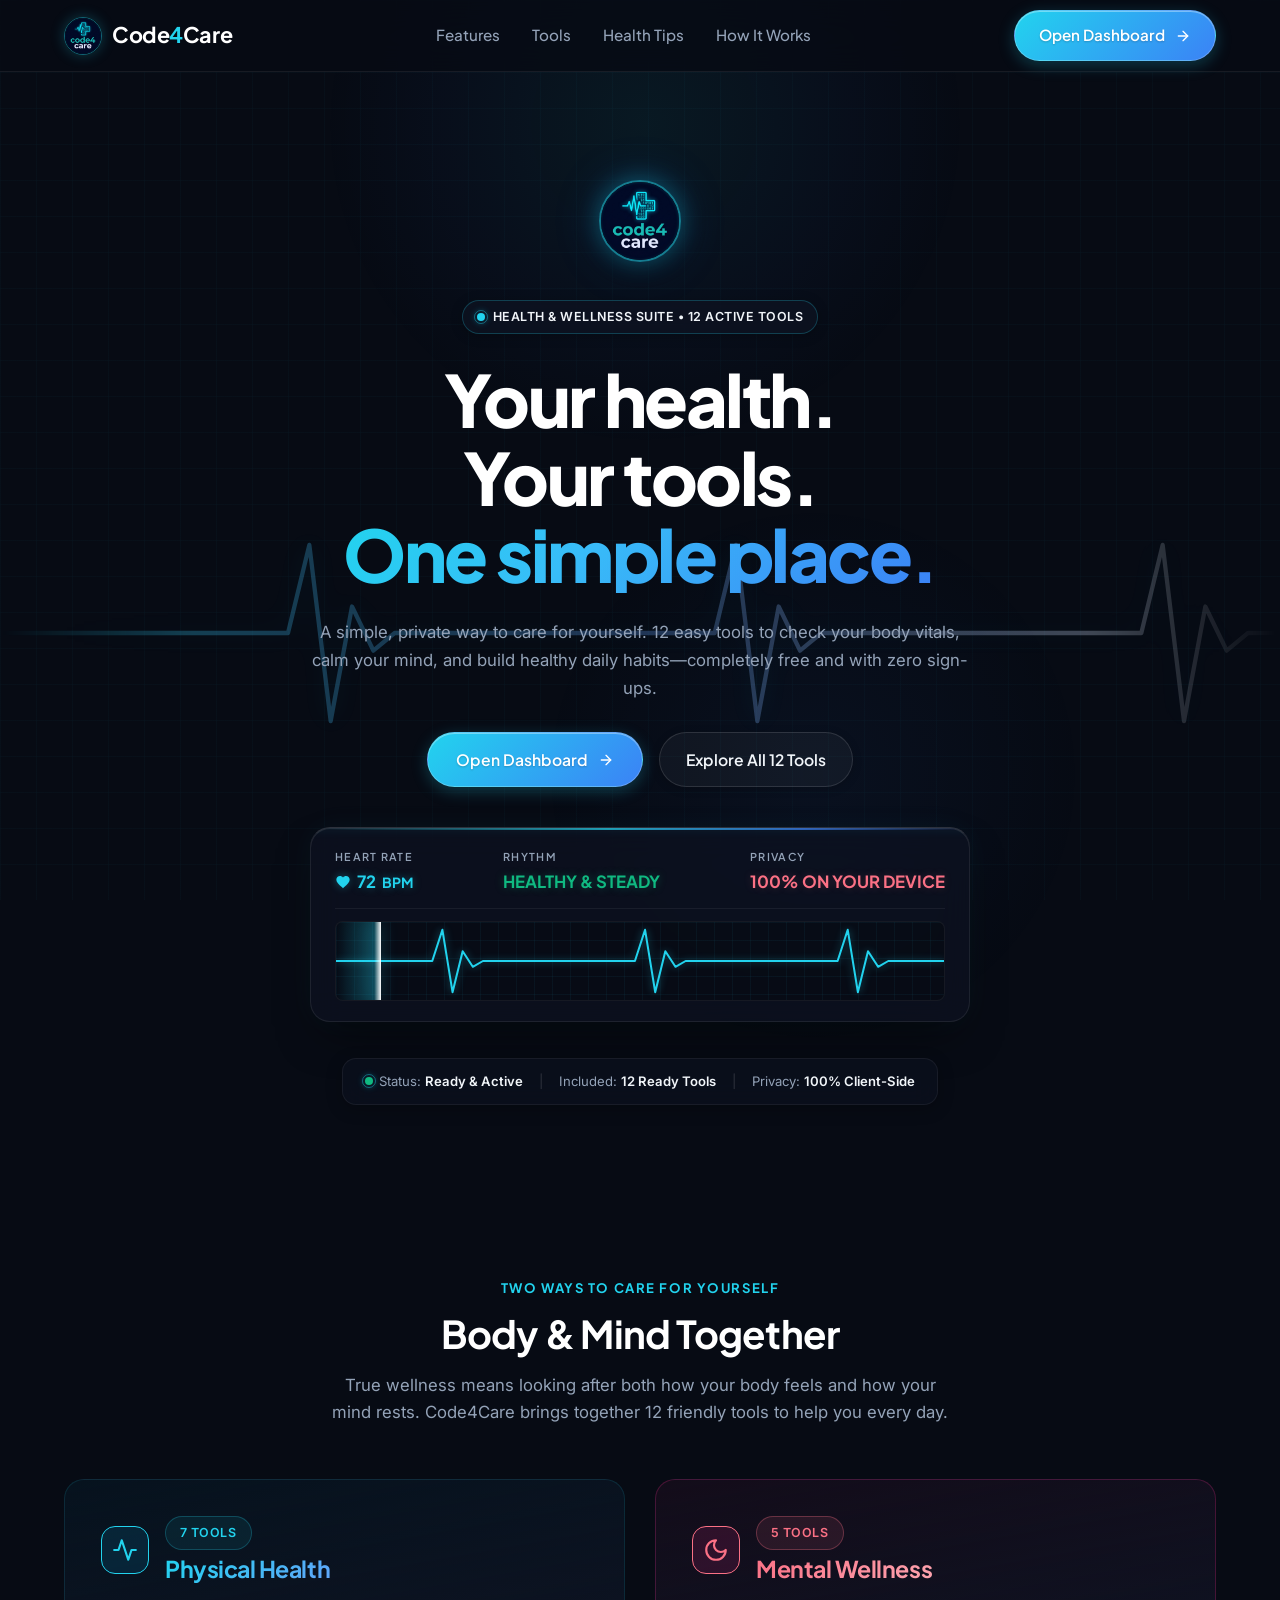
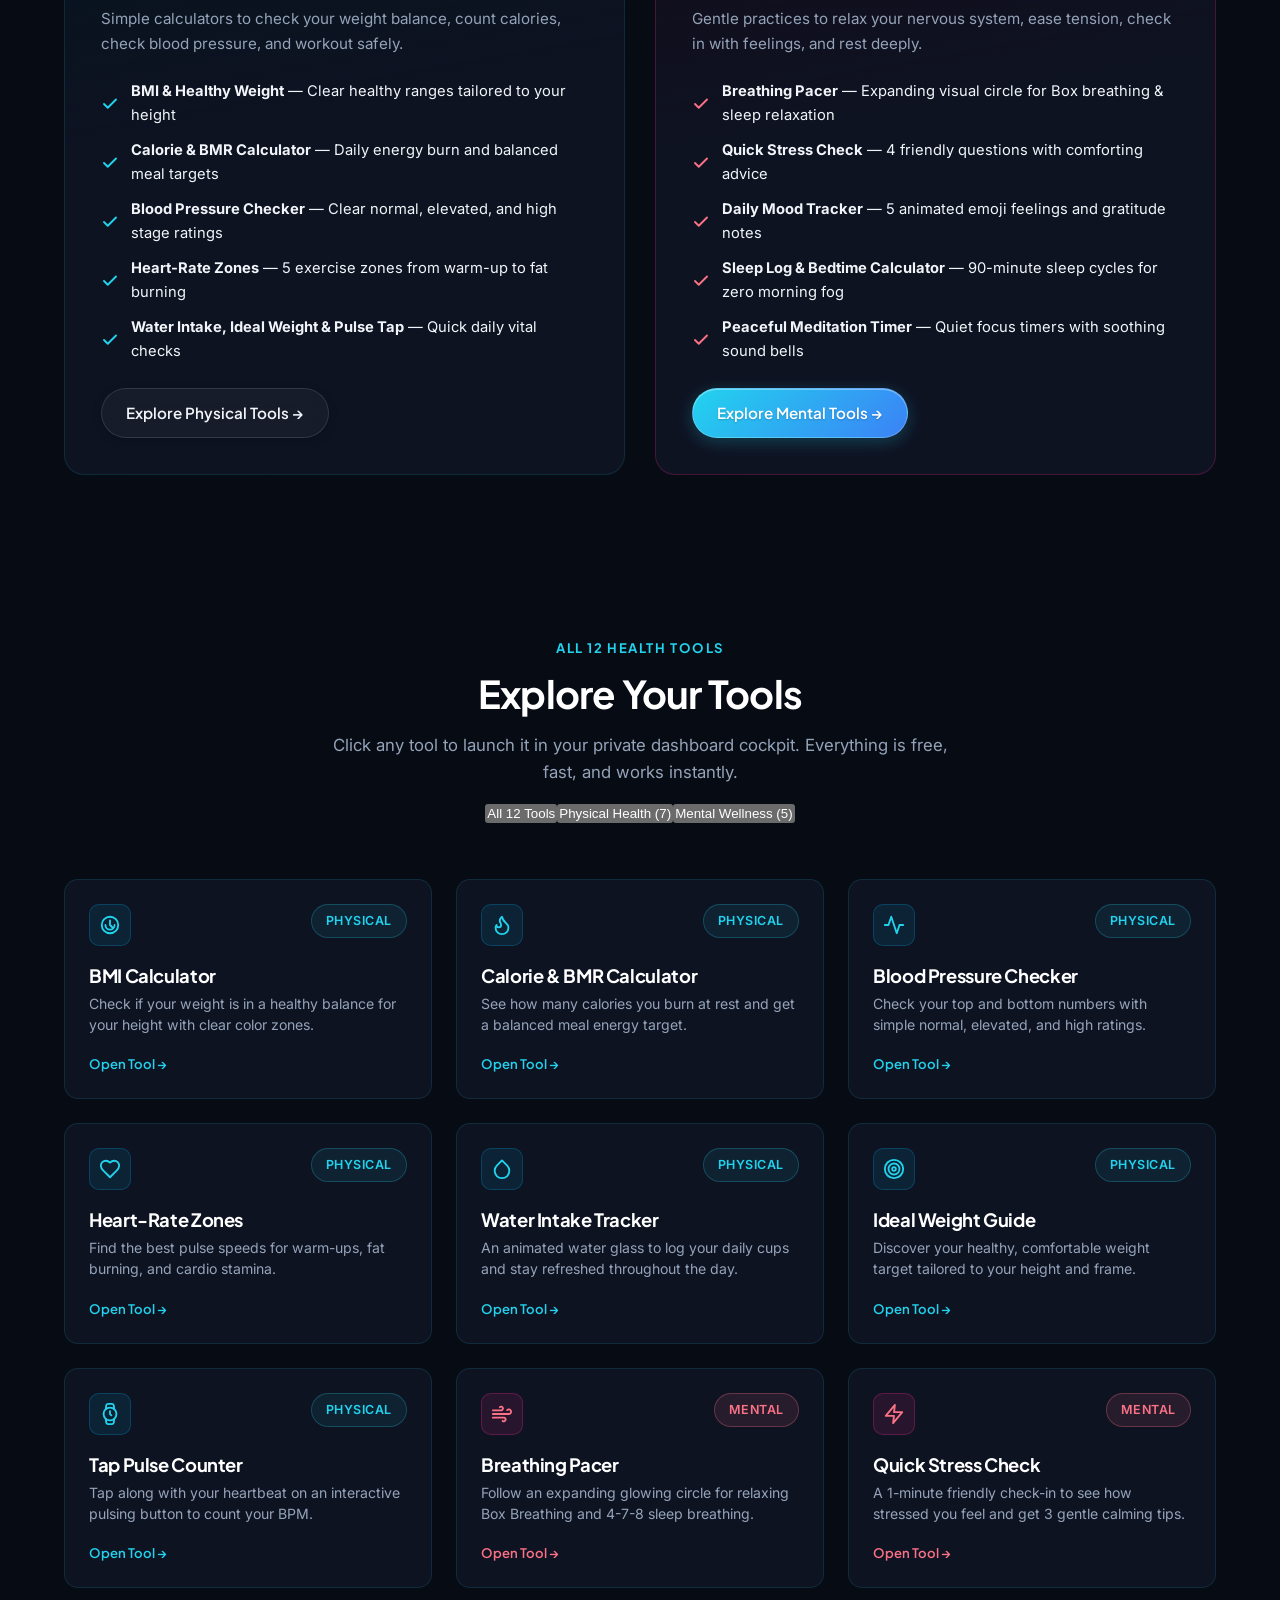
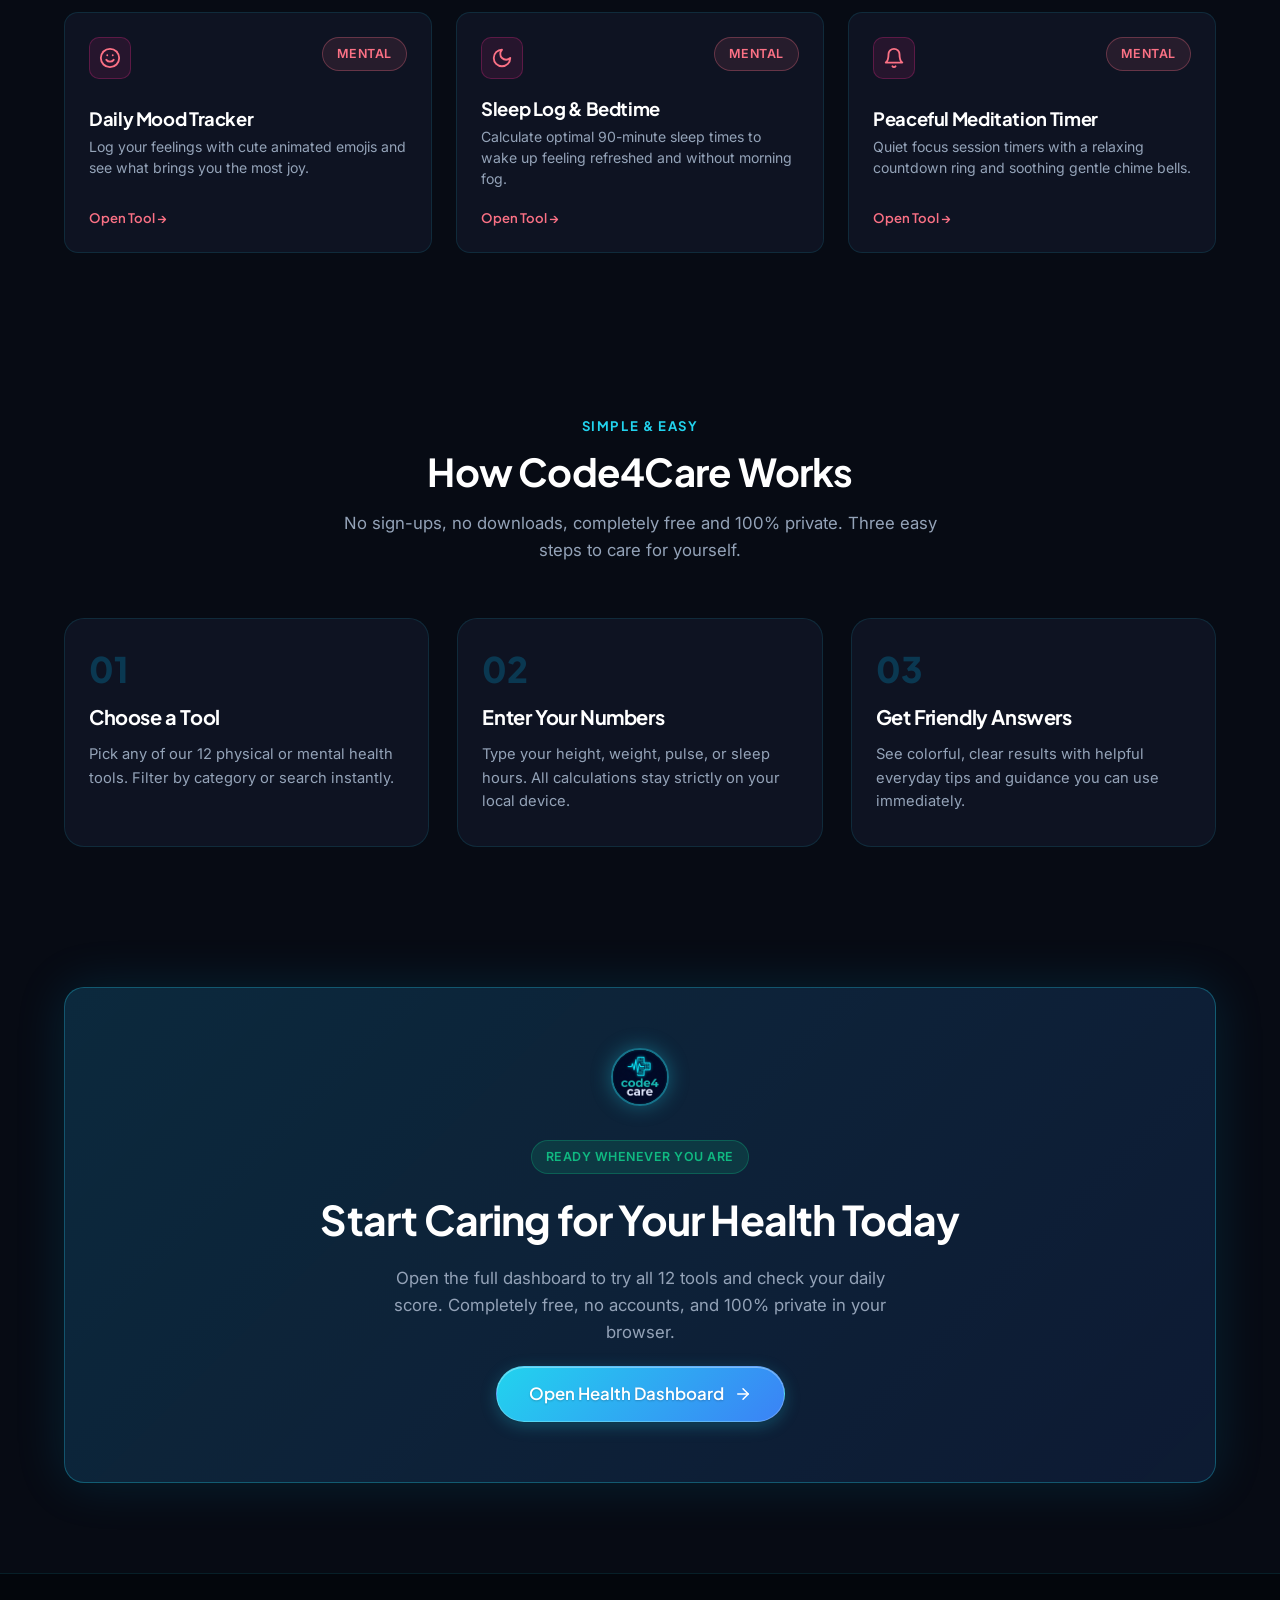
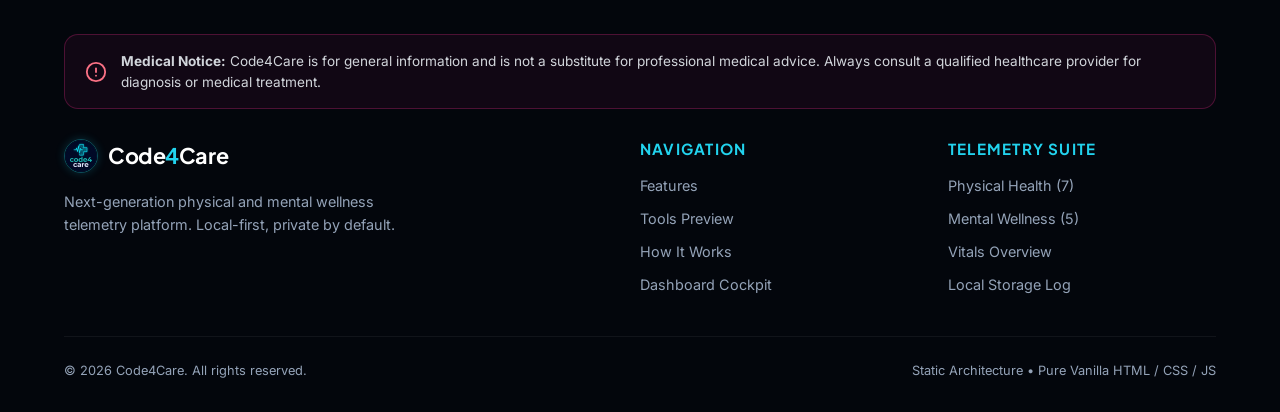
<file: index.html>
<!DOCTYPE html>
<html lang="en">
<head>
  <meta charset="UTF-8">
  <meta name="viewport" content="width=device-width, initial-scale=1.0">
  <title>Code4Care | Physical & Mental Health Care Tools</title>
  <meta name="description" content="Code4Care is a unified, privacy-first diagnostic and wellness cockpit featuring physical biomarker calculators and mental health tools in a futuristic neon interface.">
  <link rel="icon" type="image/png" href="assets/logo.png">

  <!-- Typography: Plus Jakarta Sans (Headings), Space Grotesk & Inter (Body) -->
  <link rel="preconnect" href="https://fonts.googleapis.com">
  <link rel="preconnect" href="https://fonts.gstatic.com" crossorigin>
  <link href="https://fonts.googleapis.com/css2?family=Inter:wght@300;400;500;600;700&family=Plus+Jakarta+Sans:wght@500;600;700;800&family=Space+Grotesk:wght@500;600;700;800&display=swap" rel="stylesheet">

  <!-- Core Design System -->
  <link rel="stylesheet" href="css/style.css">
  <link rel="stylesheet" href="css/tools.css">
</head>
<body>

  <!-- ======================================================================
       Sticky Navigation Bar
       ====================================================================== -->
  <header class="site-header" id="site-header">
    <div class="container navbar">
      <!-- Wordmark Logo with Official Circular Badge -->
      <a href="index.html" class="brand-logo" aria-label="Code4Care Home">
        <img src="assets/logo.png" alt="Code4Care Logo" class="brand-logo-img">
        <span>Code<span class="logo-accent">4</span>Care</span>
      </a>

      <!-- Desktop Navigation Links -->
      <nav aria-label="Main Navigation">
        <ul class="nav-links">
          <li><a href="#features" class="nav-link">Features</a></li>
          <li><a href="#tools" class="nav-link">Tools</a></li>
          <li><a href="dashboard.html?section=tips" class="nav-link">Health Tips</a></li>
          <li><a href="#how-it-works" class="nav-link">How It Works</a></li>
        </ul>
      </nav>

      <!-- Desktop Action CTA -->
      <div class="nav-actions">
        <a href="dashboard.html" class="btn btn-primary" id="nav-open-dashboard-btn">
          <span>Open Dashboard</span>
          <svg viewBox="0 0 24 24" width="16" height="16" fill="none" stroke="currentColor" stroke-width="2" stroke-linecap="round" stroke-linejoin="round" aria-hidden="true">
            <line x1="5" y1="12" x2="19" y2="12"></line>
            <polyline points="12 5 19 12 12 19"></polyline>
          </svg>
        </a>

        <!-- Mobile Hamburger Toggle -->
        <button class="hamburger" id="hamburger-btn" aria-label="Toggle mobile menu" aria-expanded="false" aria-controls="mobile-nav-menu">
          <svg viewBox="0 0 24 24" width="22" height="22" fill="none" stroke="currentColor" stroke-width="2" stroke-linecap="round" stroke-linejoin="round">
            <line x1="3" y1="12" x2="21" y2="12"></line>
            <line x1="3" y1="6" x2="21" y2="6"></line>
            <line x1="3" y1="18" x2="21" y2="18"></line>
          </svg>
        </button>
      </div>
    </div>

    <!-- Mobile Drawer Menu -->
    <div class="mobile-nav" id="mobile-nav-menu" aria-hidden="true">
      <ul class="mobile-nav-links">
        <li><a href="#features" class="mobile-nav-link">Features</a></li>
        <li><a href="#tools" class="mobile-nav-link">Tools</a></li>
        <li><a href="dashboard.html?section=tips" class="mobile-nav-link">Health Tips</a></li>
        <li><a href="#how-it-works" class="mobile-nav-link">How It Works</a></li>
      </ul>
      <a href="dashboard.html" class="btn btn-primary" style="width: 100%;">Open Dashboard</a>
    </div>
  </header>

  <main>
    <!-- ====================================================================
         Hero Section with Animated ECG & Neon Monitor Atmosphere
         ==================================================================== -->
    <section class="hero-section" id="hero">
      <!-- High-Contrast Background Animated Glowing ECG Pulse Line -->
      <div class="ecg-monitor-background" aria-hidden="true">
        <svg class="ecg-svg" viewBox="0 0 1200 100" fill="none" preserveAspectRatio="none">
          <defs>
            <linearGradient id="ecg-high-contrast-grad" x1="0%" y1="0%" x2="100%" y2="0%">
              <stop offset="0%" stop-color="#22D3EE" />
              <stop offset="25%" stop-color="#60A5FA" />
              <stop offset="50%" stop-color="#FFFFFF" />
              <stop offset="75%" stop-color="#3B82F6" />
              <stop offset="100%" stop-color="#22D3EE" />
            </linearGradient>
          </defs>
          <path class="ecg-path-high-contrast" d="M 0 50 L 120 50 L 135 50 L 145 10 L 155 90 L 165 38 L 175 58 L 185 50 L 320 50 L 335 50 L 345 10 L 355 90 L 365 38 L 375 58 L 385 50 L 520 50 L 535 50 L 545 10 L 555 90 L 565 38 L 575 58 L 585 50 L 720 50 L 735 50 L 745 10 L 755 90 L 765 38 L 775 58 L 785 50 L 920 50 L 935 50 L 945 10 L 955 90 L 965 38 L 975 58 L 985 50 L 1120 50 L 1135 50 L 1145 10 L 1155 90 L 1165 38 L 1175 58 L 1185 50 L 1200 50" />
        </svg>
      </div>

      <div class="container hero-container">
        <!-- Hero Text & CTAs with Floating Logo Emblem -->
        <div class="hero-content hero-content-centered">
          <div class="hero-brand-badge" aria-hidden="true">
            <img src="assets/logo.png" alt="Code4Care Emblem" class="hero-brand-logo-img">
          </div>
          <div class="badge badge-high-contrast">
            <span class="pulse-dot"></span>
            <span>Health &amp; Wellness Suite &bull; 12 Active Tools</span>
          </div>

          <h1 class="hero-title">
            Your health. <br>
            Your tools. <br>
            <span class="gradient-text">One simple place.</span>
          </h1>

          <p class="hero-subtitle">
            A simple, private way to care for yourself. 12 easy tools to check your body vitals, 
            calm your mind, and build healthy daily habits—completely free and with zero sign-ups.
          </p>

          <div class="hero-buttons">
            <a href="dashboard.html" class="btn btn-primary" id="hero-dashboard-btn">
              <span>Open Dashboard</span>
              <svg viewBox="0 0 24 24" width="16" height="16" fill="none" stroke="currentColor" stroke-width="2" stroke-linecap="round" stroke-linejoin="round" aria-hidden="true">
                <line x1="5" y1="12" x2="19" y2="12"></line>
                <polyline points="12 5 19 12 12 19"></polyline>
              </svg>
            </a>
            <a href="#tools" class="btn btn-secondary" id="hero-explore-btn">
              <span>Explore All 12 Tools</span>
            </a>
          </div>

          <!-- High-Contrast Live Vitals Monitor Cockpit Strip -->
          <div class="hero-vitals-monitor" role="region" aria-label="High Contrast Live Vitals Oscilloscope">
            <div class="monitor-vitals-header">
              <div class="monitor-stat">
                <span class="monitor-label">HEART RATE</span>
                <span class="monitor-value neon-cyan">
                  <svg class="heart-pulse-icon" viewBox="0 0 24 24" width="16" height="16" fill="currentColor" aria-hidden="true">
                    <path d="M12 21.35l-1.45-1.32C5.4 15.36 2 12.28 2 8.5 2 5.42 4.42 3 7.5 3c1.74 0 3.41.81 4.5 2.09C13.09 3.81 14.76 3 16.5 3 19.58 3 22 5.42 22 8.5c0 3.78-3.4 6.86-8.55 11.54L12 21.35z"/>
                  </svg>
                  72 <small>BPM</small>
                </span>
              </div>
              <div class="monitor-stat">
                <span class="monitor-label">RHYTHM</span>
                <span class="monitor-value neon-green">HEALTHY &amp; STEADY</span>
              </div>
              <div class="monitor-stat">
                <span class="monitor-label">PRIVACY</span>
                <span class="monitor-value neon-pink">100% ON YOUR DEVICE</span>
              </div>
            </div>

            <!-- Foreground High-Contrast ECG Wave with Radar Sweep Line -->
            <div class="oscilloscope-screen" aria-hidden="true">
              <div class="oscilloscope-grid"></div>
              <div class="oscilloscope-sweep-beam"></div>
              <svg class="oscilloscope-wave" viewBox="0 0 600 80" fill="none" preserveAspectRatio="none">
                <path class="oscilloscope-path" d="M 0 40 L 80 40 L 95 40 L 105 8 L 115 72 L 125 30 L 135 46 L 145 40 L 280 40 L 295 40 L 305 8 L 315 72 L 325 30 L 335 46 L 345 40 L 480 40 L 495 40 L 505 8 L 515 72 L 525 30 L 535 46 L 545 40 L 600 40" />
              </svg>
            </div>
          </div>

          <!-- Ticker / Telemetry Bar -->
          <div class="hero-telemetry-strip" role="status">
            <div class="hero-telemetry-item">
              <span class="pulse-dot" style="background-color: var(--success);" aria-hidden="true"></span>
              <span>Status: <strong>Ready &amp; Active</strong></span>
            </div>
            <span style="color: rgba(255,255,255,0.15)">|</span>
            <div class="hero-telemetry-item">
              <span>Included: <strong>12 Ready Tools</strong></span>
            </div>
            <span style="color: rgba(255,255,255,0.15)">|</span>
            <div class="hero-telemetry-item">
              <span>Privacy: <strong>100% Client-Side</strong></span>
            </div>
          </div>
        </div>
      </div>
    </section>

    <!-- ====================================================================
         Features Section (Physical vs Mental Glowing Panels)
         ==================================================================== -->
    <section class="features-section" id="features">
      <div class="container">
        <div class="section-header">
          <span class="section-tag">Two Ways to Care for Yourself</span>
          <h2 class="section-title">Body &amp; Mind Together</h2>
          <p class="section-desc">
            True wellness means looking after both how your body feels and how your mind rests.
            Code4Care brings together 12 friendly tools to help you every day.
          </p>
        </div>

        <div class="split-panels-grid">
          <!-- Physical Health Glowing Panel (Cerulean) -->
          <div class="feature-panel physical">
            <div class="panel-header">
              <div class="panel-icon-wrap" aria-hidden="true">
                <svg viewBox="0 0 24 24" width="26" height="26" fill="none" stroke="currentColor" stroke-width="2" stroke-linecap="round" stroke-linejoin="round">
                  <polyline points="22 12 18 12 15 21 9 3 6 12 2 12"/>
                </svg>
              </div>
              <div>
                <span class="badge" style="margin-bottom: 4px;">7 Tools</span>
                <h3 class="panel-title gradient-text-cerulean">Physical Health</h3>
              </div>
            </div>

            <p class="panel-desc">
              Simple calculators to check your weight balance, count calories, check blood pressure, and workout safely.
            </p>

            <ul class="tool-checklist">
              <li class="checklist-item">
                <svg viewBox="0 0 24 24" width="18" height="18" fill="none" stroke="currentColor" stroke-width="2.5" stroke-linecap="round" stroke-linejoin="round" aria-hidden="true"><polyline points="20 6 9 17 4 12"/></svg>
                <span><strong>BMI &amp; Healthy Weight</strong> — Clear healthy ranges tailored to your height</span>
              </li>
              <li class="checklist-item">
                <svg viewBox="0 0 24 24" width="18" height="18" fill="none" stroke="currentColor" stroke-width="2.5" stroke-linecap="round" stroke-linejoin="round" aria-hidden="true"><polyline points="20 6 9 17 4 12"/></svg>
                <span><strong>Calorie &amp; BMR Calculator</strong> — Daily energy burn and balanced meal targets</span>
              </li>
              <li class="checklist-item">
                <svg viewBox="0 0 24 24" width="18" height="18" fill="none" stroke="currentColor" stroke-width="2.5" stroke-linecap="round" stroke-linejoin="round" aria-hidden="true"><polyline points="20 6 9 17 4 12"/></svg>
                <span><strong>Blood Pressure Checker</strong> — Clear normal, elevated, and high stage ratings</span>
              </li>
              <li class="checklist-item">
                <svg viewBox="0 0 24 24" width="18" height="18" fill="none" stroke="currentColor" stroke-width="2.5" stroke-linecap="round" stroke-linejoin="round" aria-hidden="true"><polyline points="20 6 9 17 4 12"/></svg>
                <span><strong>Heart-Rate Zones</strong> — 5 exercise zones from warm-up to fat burning</span>
              </li>
              <li class="checklist-item">
                <svg viewBox="0 0 24 24" width="18" height="18" fill="none" stroke="currentColor" stroke-width="2.5" stroke-linecap="round" stroke-linejoin="round" aria-hidden="true"><polyline points="20 6 9 17 4 12"/></svg>
                <span><strong>Water Intake, Ideal Weight &amp; Pulse Tap</strong> — Quick daily vital checks</span>
              </li>
            </ul>

            <a href="dashboard.html?section=physical" class="btn btn-secondary" style="margin-top: auto; align-self: flex-start;">
              Explore Physical Tools &rarr;
            </a>
          </div>

          <!-- Mental Wellness Glowing Panel (Rose) -->
          <div class="feature-panel mental">
            <div class="panel-header">
              <div class="panel-icon-wrap" aria-hidden="true">
                <svg viewBox="0 0 24 24" width="26" height="26" fill="none" stroke="currentColor" stroke-width="2" stroke-linecap="round" stroke-linejoin="round">
                  <path d="M12 3a6 6 0 0 0 9 9 9 9 0 1 1-9-9Z"/>
                </svg>
              </div>
              <div>
                <span class="badge badge-rose" style="margin-bottom: 4px;">5 Tools</span>
                <h3 class="panel-title gradient-text-rose">Mental Wellness</h3>
              </div>
            </div>

            <p class="panel-desc">
              Gentle practices to relax your nervous system, ease tension, check in with feelings, and rest deeply.
            </p>

            <ul class="tool-checklist">
              <li class="checklist-item">
                <svg viewBox="0 0 24 24" width="18" height="18" fill="none" stroke="currentColor" stroke-width="2.5" stroke-linecap="round" stroke-linejoin="round" aria-hidden="true"><polyline points="20 6 9 17 4 12"/></svg>
                <span><strong>Breathing Pacer</strong> — Expanding visual circle for Box breathing &amp; sleep relaxation</span>
              </li>
              <li class="checklist-item">
                <svg viewBox="0 0 24 24" width="18" height="18" fill="none" stroke="currentColor" stroke-width="2.5" stroke-linecap="round" stroke-linejoin="round" aria-hidden="true"><polyline points="20 6 9 17 4 12"/></svg>
                <span><strong>Quick Stress Check</strong> — 4 friendly questions with comforting advice</span>
              </li>
              <li class="checklist-item">
                <svg viewBox="0 0 24 24" width="18" height="18" fill="none" stroke="currentColor" stroke-width="2.5" stroke-linecap="round" stroke-linejoin="round" aria-hidden="true"><polyline points="20 6 9 17 4 12"/></svg>
                <span><strong>Daily Mood Tracker</strong> — 5 animated emoji feelings and gratitude notes</span>
              </li>
              <li class="checklist-item">
                <svg viewBox="0 0 24 24" width="18" height="18" fill="none" stroke="currentColor" stroke-width="2.5" stroke-linecap="round" stroke-linejoin="round" aria-hidden="true"><polyline points="20 6 9 17 4 12"/></svg>
                <span><strong>Sleep Log &amp; Bedtime Calculator</strong> — 90-minute sleep cycles for zero morning fog</span>
              </li>
              <li class="checklist-item">
                <svg viewBox="0 0 24 24" width="18" height="18" fill="none" stroke="currentColor" stroke-width="2.5" stroke-linecap="round" stroke-linejoin="round" aria-hidden="true"><polyline points="20 6 9 17 4 12"/></svg>
                <span><strong>Peaceful Meditation Timer</strong> — Quiet focus timers with soothing sound bells</span>
              </li>
            </ul>

            <a href="dashboard.html?section=mental" class="btn btn-primary" style="margin-top: auto; align-self: flex-start;">
              Explore Mental Tools &rarr;
            </a>
          </div>
        </div>
      </div>
    </section>

    <!-- ====================================================================
         Tools Preview Grid (6 Featured Tool Tiles)
         ==================================================================== -->
    <!-- ====================================================================
         All 12 Health & Wellness Tools (Filterable Preview)
         ==================================================================== -->
    <section class="tools-preview-section" id="tools">
      <div class="container">
        <div class="section-header">
          <span class="section-tag">All 12 Health Tools</span>
          <h2 class="section-title">Explore Your Tools</h2>
          <p class="section-desc">
            Click any tool to launch it in your private dashboard cockpit. Everything is free, fast, and works instantly.
          </p>

          <!-- Simple Category Filter Buttons -->
          <div class="filter-tabs" style="display: inline-flex; margin-top: 18px;" role="tablist">
            <button class="filter-tab-btn active" id="home-filter-all" data-home-filter="all">All 12 Tools</button>
            <button class="filter-tab-btn" id="home-filter-physical" data-home-filter="physical">Physical Health (7)</button>
            <button class="filter-tab-btn" id="home-filter-mental" data-home-filter="mental">Mental Wellness (5)</button>
          </div>
        </div>

        <div class="preview-grid" id="home-tools-grid">
          <!-- 1. BMI Calculator (Physical) -->
          <article class="tool-preview-tile physical" data-category="physical">
            <div class="tile-top">
              <div class="tile-icon" aria-hidden="true">
                <svg viewBox="0 0 24 24" width="22" height="22" fill="none" stroke="currentColor" stroke-width="2" stroke-linecap="round" stroke-linejoin="round"><circle cx="12" cy="12" r="9"/><path d="M12 7v5l3 3"/><path d="M7 12a5 5 0 0 0 10 0"/></svg>
              </div>
              <span class="badge">Physical</span>
            </div>
            <div class="tile-body">
              <h4>BMI Calculator</h4>
              <p>Check if your weight is in a healthy balance for your height with clear color zones.</p>
            </div>
            <a href="dashboard.html?tool=bmi-calculator" class="tile-link">Open Tool &rarr;</a>
          </article>

          <!-- 2. Calorie & BMR (Physical) -->
          <article class="tool-preview-tile physical" data-category="physical">
            <div class="tile-top">
              <div class="tile-icon" aria-hidden="true">
                <svg viewBox="0 0 24 24" width="22" height="22" fill="none" stroke="currentColor" stroke-width="2" stroke-linecap="round" stroke-linejoin="round"><path d="M8.5 14.5A2.5 2.5 0 0 0 11 12c0-1.38-.5-2-1-3-1.072-2.143-.224-4.054 2-6 .5 2.5 2 4.9 4 6.5 2 1.6 3 3.5 3 5.5a7 7 0 1 1-14 0c0-1.153.433-2.294 1-3a2.5 2.5 0 0 0 2.5 2.5z"/></svg>
              </div>
              <span class="badge">Physical</span>
            </div>
            <div class="tile-body">
              <h4>Calorie &amp; BMR Calculator</h4>
              <p>See how many calories you burn at rest and get a balanced meal energy target.</p>
            </div>
            <a href="dashboard.html?tool=calorie-bmr" class="tile-link">Open Tool &rarr;</a>
          </article>

          <!-- 3. Blood Pressure Checker (Physical) -->
          <article class="tool-preview-tile physical" data-category="physical">
            <div class="tile-top">
              <div class="tile-icon" aria-hidden="true">
                <svg viewBox="0 0 24 24" width="22" height="22" fill="none" stroke="currentColor" stroke-width="2" stroke-linecap="round" stroke-linejoin="round"><polyline points="22 12 18 12 15 21 9 3 6 12 2 12"/></svg>
              </div>
              <span class="badge">Physical</span>
            </div>
            <div class="tile-body">
              <h4>Blood Pressure Checker</h4>
              <p>Check your top and bottom numbers with simple normal, elevated, and high ratings.</p>
            </div>
            <a href="dashboard.html?tool=blood-pressure" class="tile-link">Open Tool &rarr;</a>
          </article>

          <!-- 4. Heart-Rate Zones (Physical) -->
          <article class="tool-preview-tile physical" data-category="physical">
            <div class="tile-top">
              <div class="tile-icon" aria-hidden="true">
                <svg viewBox="0 0 24 24" width="22" height="22" fill="none" stroke="currentColor" stroke-width="2" stroke-linecap="round" stroke-linejoin="round"><path d="M19 14c1.49-1.46 3-3.21 3-5.5A5.5 5.5 0 0 0 16.5 3c-1.76 0-3 .5-4.5 2-1.5-1.5-2.74-2-4.5-2A5.5 5.5 0 0 0 2 8.5c0 2.3 1.5 4.05 3 5.5l7 7Z"/></svg>
              </div>
              <span class="badge">Physical</span>
            </div>
            <div class="tile-body">
              <h4>Heart-Rate Zones</h4>
              <p>Find the best pulse speeds for warm-ups, fat burning, and cardio stamina.</p>
            </div>
            <a href="dashboard.html?tool=heart-rate-zones" class="tile-link">Open Tool &rarr;</a>
          </article>

          <!-- 5. Water Intake (Physical) -->
          <article class="tool-preview-tile physical" data-category="physical">
            <div class="tile-top">
              <div class="tile-icon" aria-hidden="true">
                <svg viewBox="0 0 24 24" width="22" height="22" fill="none" stroke="currentColor" stroke-width="2" stroke-linecap="round" stroke-linejoin="round"><path d="M12 2.69l5.66 5.66a8 8 0 1 1-11.31 0z"/></svg>
              </div>
              <span class="badge">Physical</span>
            </div>
            <div class="tile-body">
              <h4>Water Intake Tracker</h4>
              <p>An animated water glass to log your daily cups and stay refreshed throughout the day.</p>
            </div>
            <a href="dashboard.html?tool=water-intake" class="tile-link">Open Tool &rarr;</a>
          </article>

          <!-- 6. Ideal Weight (Physical) -->
          <article class="tool-preview-tile physical" data-category="physical">
            <div class="tile-top">
              <div class="tile-icon" aria-hidden="true">
                <svg viewBox="0 0 24 24" width="22" height="22" fill="none" stroke="currentColor" stroke-width="2" stroke-linecap="round" stroke-linejoin="round"><circle cx="12" cy="12" r="10"/><circle cx="12" cy="12" r="6"/><circle cx="12" cy="12" r="2"/></svg>
              </div>
              <span class="badge">Physical</span>
            </div>
            <div class="tile-body">
              <h4>Ideal Weight Guide</h4>
              <p>Discover your healthy, comfortable weight target tailored to your height and frame.</p>
            </div>
            <a href="dashboard.html?tool=ideal-weight" class="tile-link">Open Tool &rarr;</a>
          </article>

          <!-- 7. Pulse Counter (Physical) -->
          <article class="tool-preview-tile physical" data-category="physical">
            <div class="tile-top">
              <div class="tile-icon" aria-hidden="true">
                <svg viewBox="0 0 24 24" width="22" height="22" fill="none" stroke="currentColor" stroke-width="2" stroke-linecap="round" stroke-linejoin="round"><circle cx="12" cy="12" r="7"/><polyline points="12 9 12 12 13.5 13.5"/><path d="M16.51 17.35l-.35 3.83a2 2 0 0 1-2 1.82H9.83a2 2 0 0 1-2-1.82l-.35-3.83m.01-10.7l.35-3.83A2 2 0 0 1 9.83 1h4.34a2 2 0 0 1 2 1.82l.35 3.83"/></svg>
              </div>
              <span class="badge">Physical</span>
            </div>
            <div class="tile-body">
              <h4>Tap Pulse Counter</h4>
              <p>Tap along with your heartbeat on an interactive pulsing button to count your BPM.</p>
            </div>
            <a href="dashboard.html?tool=pulse-counter" class="tile-link">Open Tool &rarr;</a>
          </article>

          <!-- 8. Breathing Pacer (Mental) -->
          <article class="tool-preview-tile mental" data-category="mental">
            <div class="tile-top">
              <div class="tile-icon" aria-hidden="true">
                <svg viewBox="0 0 24 24" width="22" height="22" fill="none" stroke="currentColor" stroke-width="2" stroke-linecap="round" stroke-linejoin="round"><path d="M17.7 7.7a2.5 2.5 0 1 1 1.8 4.3H2"/><path d="M9.6 4.6A2 2 0 1 1 11 8H2"/><path d="M12.6 19.4A2 2 0 1 0 14 16H2"/></svg>
              </div>
              <span class="badge badge-rose">Mental</span>
            </div>
            <div class="tile-body">
              <h4>Breathing Pacer</h4>
              <p>Follow an expanding glowing circle for relaxing Box Breathing and 4-7-8 sleep breathing.</p>
            </div>
            <a href="dashboard.html?tool=breathing-pacer" class="tile-link">Open Tool &rarr;</a>
          </article>

          <!-- 9. Stress Check (Mental) -->
          <article class="tool-preview-tile mental" data-category="mental">
            <div class="tile-top">
              <div class="tile-icon" aria-hidden="true">
                <svg viewBox="0 0 24 24" width="22" height="22" fill="none" stroke="currentColor" stroke-width="2" stroke-linecap="round" stroke-linejoin="round"><polygon points="13 2 3 14 12 14 11 22 21 10 12 10 13 2"/></svg>
              </div>
              <span class="badge badge-rose">Mental</span>
            </div>
            <div class="tile-body">
              <h4>Quick Stress Check</h4>
              <p>A 1-minute friendly check-in to see how stressed you feel and get 3 gentle calming tips.</p>
            </div>
            <a href="dashboard.html?tool=stress-check" class="tile-link">Open Tool &rarr;</a>
          </article>

          <!-- 10. Mood Tracker (Mental) -->
          <article class="tool-preview-tile mental" data-category="mental">
            <div class="tile-top">
              <div class="tile-icon" aria-hidden="true">
                <svg viewBox="0 0 24 24" width="22" height="22" fill="none" stroke="currentColor" stroke-width="2" stroke-linecap="round" stroke-linejoin="round"><circle cx="12" cy="12" r="10"/><path d="M8 14s1.5 2 4 2 4-2 4-2"/><line x1="9" y1="9" x2="9.01" y2="9"/><line x1="15" y1="9" x2="15.01" y2="9"/></svg>
              </div>
              <span class="badge badge-rose">Mental</span>
            </div>
            <div class="tile-body">
              <h4>Daily Mood Tracker</h4>
              <p>Log your feelings with cute animated emojis and see what brings you the most joy.</p>
            </div>
            <a href="dashboard.html?tool=mood-tracker" class="tile-link">Open Tool &rarr;</a>
          </article>

          <!-- 11. Sleep Log (Mental) -->
          <article class="tool-preview-tile mental" data-category="mental">
            <div class="tile-top">
              <div class="tile-icon" aria-hidden="true">
                <svg viewBox="0 0 24 24" width="22" height="22" fill="none" stroke="currentColor" stroke-width="2" stroke-linecap="round" stroke-linejoin="round"><path d="M12 3a6 6 0 0 0 9 9 9 9 0 1 1-9-9Z"/></svg>
              </div>
              <span class="badge badge-rose">Mental</span>
            </div>
            <div class="tile-body">
              <h4>Sleep Log &amp; Bedtime</h4>
              <p>Calculate optimal 90-minute sleep times to wake up feeling refreshed and without morning fog.</p>
            </div>
            <a href="dashboard.html?tool=sleep-log" class="tile-link">Open Tool &rarr;</a>
          </article>

          <!-- 12. Meditation Timer (Mental) -->
          <article class="tool-preview-tile mental" data-category="mental">
            <div class="tile-top">
              <div class="tile-icon" aria-hidden="true">
                <svg viewBox="0 0 24 24" width="22" height="22" fill="none" stroke="currentColor" stroke-width="2" stroke-linecap="round" stroke-linejoin="round"><path d="M6 8a6 6 0 0 1 12 0c0 7 3 9 3 9H3s3-2 3-9"/><path d="M10.3 21a1.94 1.94 0 0 0 3.4 0"/></svg>
              </div>
              <span class="badge badge-rose">Mental</span>
            </div>
            <div class="tile-body">
              <h4>Peaceful Meditation Timer</h4>
              <p>Quiet focus session timers with a relaxing countdown ring and soothing gentle chime bells.</p>
            </div>
            <a href="dashboard.html?tool=meditation-timer" class="tile-link">Open Tool &rarr;</a>
          </article>
        </div>
      </div>
    </section>

    <!-- ====================================================================
         How It Works (3 Steps)
         ==================================================================== -->
    <section class="how-it-works-section" id="how-it-works">
      <div class="container">
        <div class="section-header">
          <span class="section-tag">Simple &amp; Easy</span>
          <h2 class="section-title">How Code4Care Works</h2>
          <p class="section-desc">
            No sign-ups, no downloads, completely free and 100% private. Three easy steps to care for yourself.
          </p>
        </div>

        <div class="steps-grid">
          <!-- Step 1 -->
          <div class="step-card">
            <span class="step-number">01</span>
            <h3 class="step-title">Choose a Tool</h3>
            <p class="step-desc">
              Pick any of our 12 physical or mental health tools. Filter by category or search instantly.
            </p>
          </div>

          <!-- Step 2 -->
          <div class="step-card">
            <span class="step-number">02</span>
            <h3 class="step-title">Enter Your Numbers</h3>
            <p class="step-desc">
              Type your height, weight, pulse, or sleep hours. All calculations stay strictly on your local device.
            </p>
          </div>

          <!-- Step 3 -->
          <div class="step-card">
            <span class="step-number">03</span>
            <h3 class="step-title">Get Friendly Answers</h3>
            <p class="step-desc">
              See colorful, clear results with helpful everyday tips and guidance you can use immediately.
            </p>
          </div>
        </div>
      </div>
    </section>

    <!-- ====================================================================
         Call-to-Action Band
         ==================================================================== -->
    <section class="cta-section">
      <div class="container">
        <div class="cta-box">
          <div class="cta-logo-wrap" aria-hidden="true">
            <img src="assets/logo.png" alt="Code4Care Emblem" class="cta-logo-img">
          </div>
          <span class="badge badge-green">Ready Whenever You Are</span>
          <h2>Start Caring for Your Health Today</h2>
          <p>
            Open the full dashboard to try all 12 tools and check your daily score. Completely free, no accounts, and 100% private in your browser.
          </p>
          <a href="dashboard.html" class="btn btn-primary" style="font-size: 1.05rem; padding: 14px 32px;">
            <span>Open Health Dashboard</span>
            <svg viewBox="0 0 24 24" width="18" height="18" fill="none" stroke="currentColor" stroke-width="2" stroke-linecap="round" stroke-linejoin="round" aria-hidden="true">
              <line x1="5" y1="12" x2="19" y2="12"></line>
              <polyline points="12 5 19 12 12 19"></polyline>
            </svg>
          </a>
        </div>
      </div>
    </section>
  </main>

  <!-- ======================================================================
       Footer & Medical Disclaimer
       ====================================================================== -->
  <footer class="site-footer">
    <div class="container">
      <!-- Required Medical Disclaimer Box -->
      <div class="medical-disclaimer-box" role="note">
        <svg viewBox="0 0 24 24" width="22" height="22" fill="none" stroke="currentColor" stroke-width="2" stroke-linecap="round" stroke-linejoin="round" aria-hidden="true">
          <circle cx="12" cy="12" r="10"></circle>
          <line x1="12" y1="8" x2="12" y2="12"></line>
          <line x1="12" y1="16" x2="12.01" y2="16"></line>
        </svg>
        <p class="disclaimer-text">
          <strong>Medical Notice:</strong> Code4Care is for general information and is not a substitute for professional medical advice. Always consult a qualified healthcare provider for diagnosis or medical treatment.
        </p>
      </div>

      <div class="footer-top">
        <div class="footer-brand">
          <a href="index.html" class="brand-logo">
            <img src="assets/logo.png" alt="Code4Care Logo" class="footer-logo-img">
            <span>Code<span class="logo-accent">4</span>Care</span>
          </a>
          <p>
            Next-generation physical and mental wellness telemetry platform. 
            Local-first, private by default.
          </p>
        </div>

        <div class="footer-nav">
          <h5>Navigation</h5>
          <ul>
            <li><a href="#features">Features</a></li>
            <li><a href="#tools">Tools Preview</a></li>
            <li><a href="#how-it-works">How It Works</a></li>
            <li><a href="dashboard.html">Dashboard Cockpit</a></li>
          </ul>
        </div>

        <div class="footer-nav">
          <h5>Telemetry Suite</h5>
          <ul>
            <li><a href="dashboard.html">Physical Health (7)</a></li>
            <li><a href="dashboard.html">Mental Wellness (5)</a></li>
            <li><a href="dashboard.html">Vitals Overview</a></li>
            <li><a href="dashboard.html">Local Storage Log</a></li>
          </ul>
        </div>
      </div>

      <div class="footer-bottom">
        <span>&copy; <span id="copyright-year">2026</span> Code4Care. All rights reserved.</span>
        <span>Static Architecture &bull; Pure Vanilla HTML / CSS / JS</span>
      </div>
    </div>
  </footer>

  <!-- Vanilla Scripts (No ES Modules, Double-click friendly) -->
  <script src="js/main.js"></script>
</body>
</html>
</file>
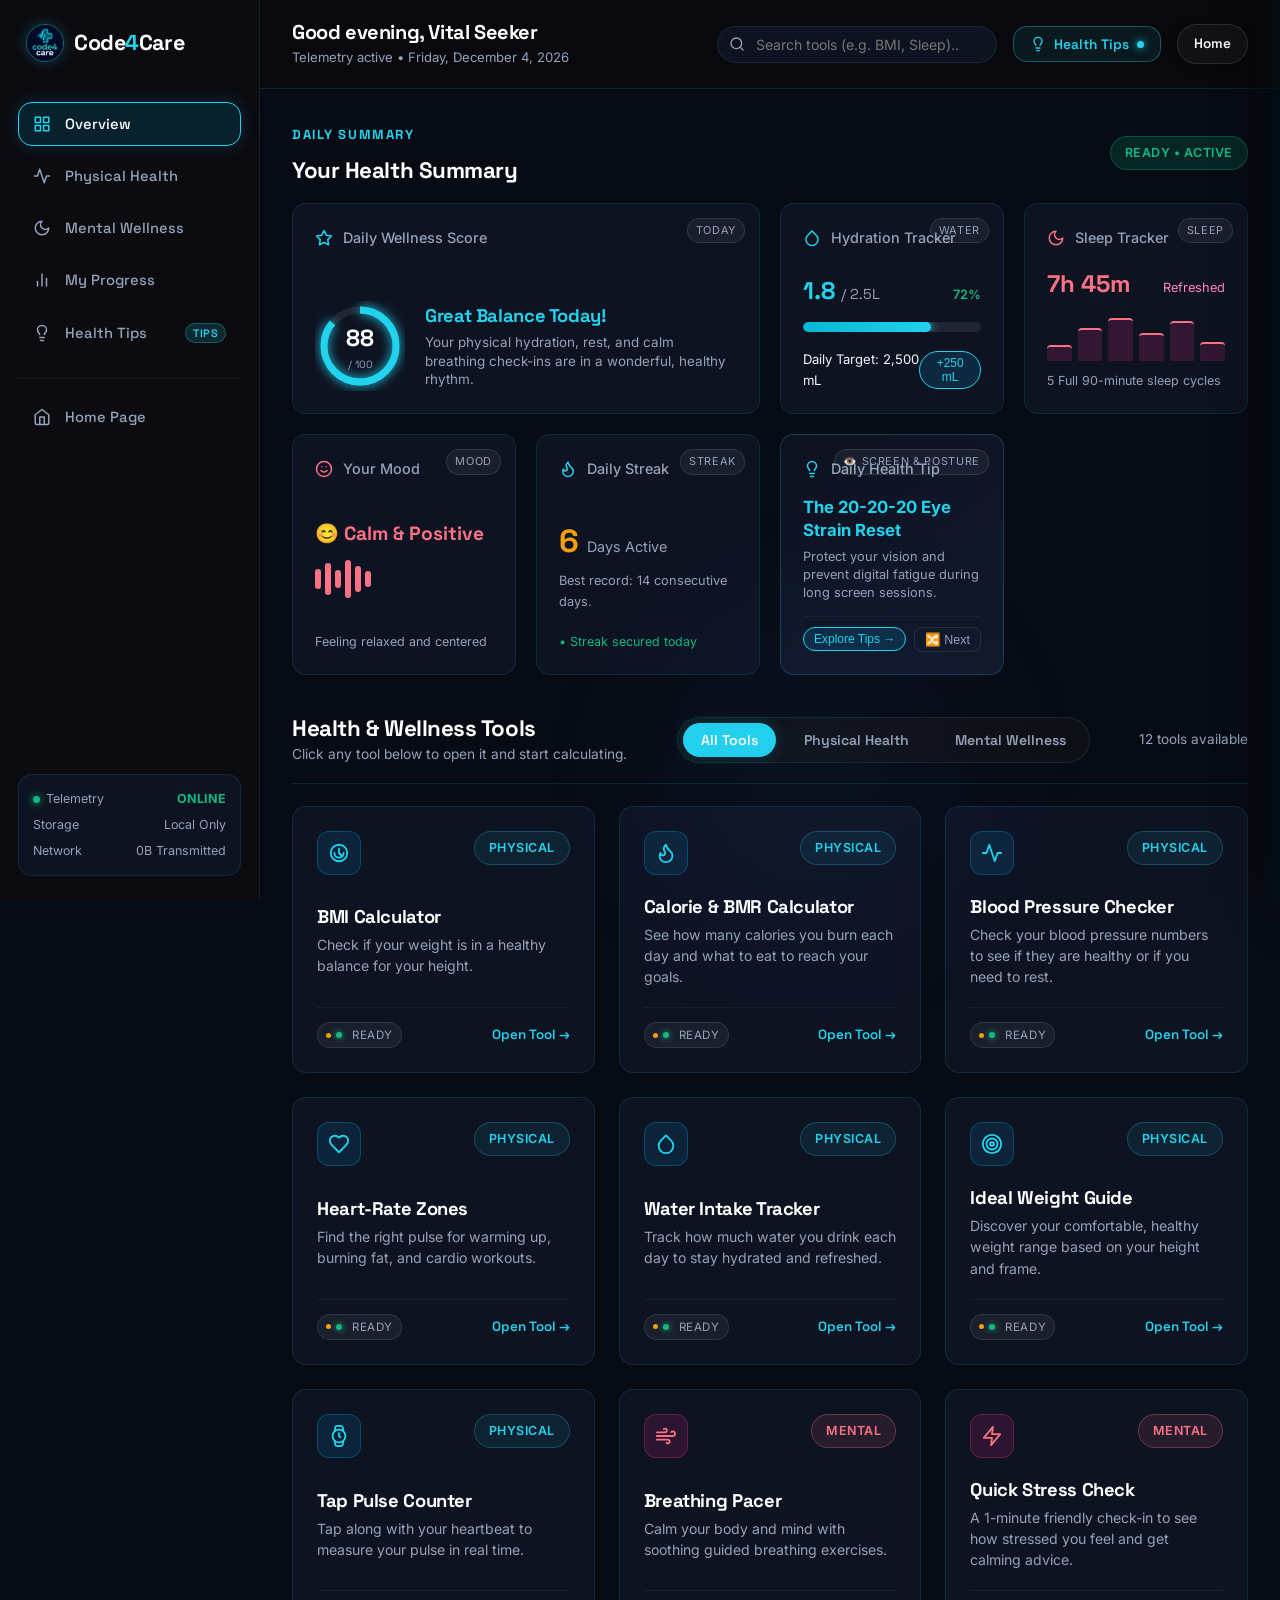
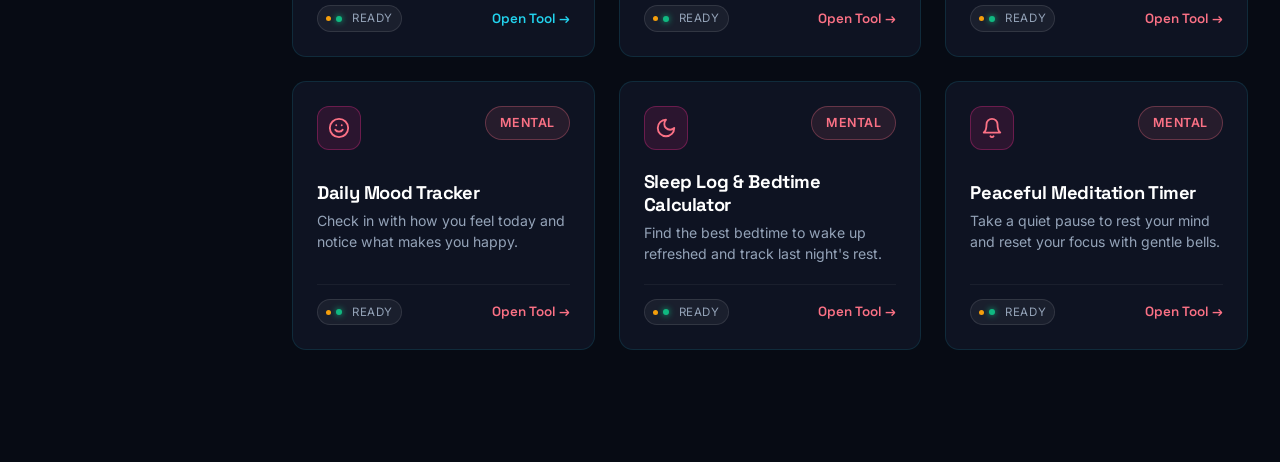
<file: dashboard.html>
<!DOCTYPE html>
<html lang="en">
<head>
  <meta charset="UTF-8">
  <meta name="viewport" content="width=device-width, initial-scale=1.0">
  <title>Dashboard Cockpit | Code4Care</title>
  <meta name="description" content="Code4Care Vitals Cockpit: unified physical health and mental wellness diagnostic dashboard.">
  <link rel="icon" type="image/png" href="assets/logo.png">

  <!-- Typography: Space Grotesk & Inter -->
  <link rel="preconnect" href="https://fonts.googleapis.com">
  <link rel="preconnect" href="https://fonts.gstatic.com" crossorigin>
  <link href="https://fonts.googleapis.com/css2?family=Inter:wght@300;400;500;600;700&family=Space+Grotesk:wght@500;600;700;800&display=swap" rel="stylesheet">

  <!-- Core & Dashboard Stylesheets -->
  <link rel="stylesheet" href="css/style.css">
  <link rel="stylesheet" href="css/dashboard.css">
  <link rel="stylesheet" href="css/tools.css">
</head>
<body>

  <div class="dashboard-layout">
    
    <!-- ====================================================================
         Desktop Left Sidebar
         ==================================================================== -->
    <aside class="dashboard-sidebar" id="dashboard-sidebar" aria-label="Dashboard Sidebar Navigation">
      <div>
        <!-- Sidebar Brand Logo -->
        <div class="sidebar-brand">
          <a href="index.html" class="brand-logo" aria-label="Code4Care Home">
            <img src="assets/logo.png" alt="Code4Care Logo" class="brand-logo-img">
            <span>Code<span class="logo-accent">4</span>Care</span>
          </a>
        </div>

        <!-- Navigation Sections -->
        <nav aria-label="Sidebar Navigation">
          <ul class="sidebar-nav">
            <li class="sidebar-nav-item">
              <button class="sidebar-link active" data-section="overview" id="nav-item-overview">
                <svg viewBox="0 0 24 24" width="18" height="18" fill="none" stroke="currentColor" stroke-width="2" stroke-linecap="round" stroke-linejoin="round" aria-hidden="true">
                  <rect x="3" y="3" width="7" height="7"></rect>
                  <rect x="14" y="3" width="7" height="7"></rect>
                  <rect x="14" y="14" width="7" height="7"></rect>
                  <rect x="3" y="14" width="7" height="7"></rect>
                </svg>
                <span>Overview</span>
              </button>
            </li>
            <li class="sidebar-nav-item">
              <button class="sidebar-link" data-section="physical" id="nav-item-physical">
                <svg viewBox="0 0 24 24" width="18" height="18" fill="none" stroke="currentColor" stroke-width="2" stroke-linecap="round" stroke-linejoin="round" aria-hidden="true">
                  <polyline points="22 12 18 12 15 21 9 3 6 12 2 12"/>
                </svg>
                <span>Physical Health</span>
              </button>
            </li>
            <li class="sidebar-nav-item">
              <button class="sidebar-link" data-section="mental" id="nav-item-mental">
                <svg viewBox="0 0 24 24" width="18" height="18" fill="none" stroke="currentColor" stroke-width="2" stroke-linecap="round" stroke-linejoin="round" aria-hidden="true">
                  <path d="M12 3a6 6 0 0 0 9 9 9 9 0 1 1-9-9Z"/>
                </svg>
                <span>Mental Wellness</span>
              </button>
            </li>
            <li class="sidebar-nav-item">
              <button class="sidebar-link" data-section="progress" id="nav-item-progress">
                <svg viewBox="0 0 24 24" width="18" height="18" fill="none" stroke="currentColor" stroke-width="2" stroke-linecap="round" stroke-linejoin="round" aria-hidden="true">
                  <line x1="18" y1="20" x2="18" y2="10"></line>
                  <line x1="12" y1="20" x2="12" y2="4"></line>
                  <line x1="6" y1="20" x2="6" y2="14"></line>
                </svg>
                <span>My Progress</span>
              </button>
            </li>
            <li class="sidebar-nav-item">
              <button class="sidebar-link" data-section="tips" id="nav-item-tips">
                <svg viewBox="0 0 24 24" width="18" height="18" fill="none" stroke="currentColor" stroke-width="2" stroke-linecap="round" stroke-linejoin="round" aria-hidden="true">
                  <path d="M9 18h6"/>
                  <path d="M10 22h4"/>
                  <path d="M15.09 14c.18-.98.65-1.74 1.41-2.5A4.65 4.65 0 0 0 18 8 6 6 0 0 0 6 8c0 1 .23 2.23 1.5 3.5A4.61 4.61 0 0 1 8.91 14"/>
                </svg>
                <span>Health Tips</span>
                <span class="sidebar-tips-pill">Tips</span>
              </button>
            </li>
            <li class="sidebar-nav-item" style="margin-top: 14px; border-top: 1px solid rgba(255, 255, 255, 0.06); padding-top: 14px;">
              <a href="index.html" class="sidebar-link" id="nav-item-home">
                <svg viewBox="0 0 24 24" width="18" height="18" fill="none" stroke="currentColor" stroke-width="2" stroke-linecap="round" stroke-linejoin="round" aria-hidden="true">
                  <path d="M3 9l9-7 9 7v11a2 2 0 0 1-2 2H5a2 2 0 0 1-2-2z"></path>
                  <polyline points="9 22 9 12 15 12 15 22"></polyline>
                </svg>
                <span>Home Page</span>
              </a>
            </li>
          </ul>
        </nav>
      </div>

      <!-- Live Telemetry Card at Bottom of Sidebar -->
      <div class="sidebar-telemetry">
        <div class="telemetry-row">
          <span><span class="telemetry-status-dot" aria-hidden="true"></span>Telemetry</span>
          <strong style="color: var(--success);">ONLINE</strong>
        </div>
        <div class="telemetry-row">
          <span>Storage</span>
          <span>Local Only</span>
        </div>
        <div class="telemetry-row">
          <span>Network</span>
          <span>0B Transmitted</span>
        </div>
      </div>
    </aside>

    <!-- ====================================================================
         Main Dashboard Cockpit Area
         ==================================================================== -->
    <main class="dashboard-main">
      
      <!-- Top Bar: Greeting, Real Date, Search -->
      <header class="dashboard-topbar">
        <div class="topbar-greeting">
          <h1 class="greeting-text" id="greeting-text">Welcome, Operator</h1>
          <p class="current-date-text" id="current-date-display">Loading real-time date...</p>
        </div>

        <div class="topbar-actions">
          <!-- Real-Time Search Box -->
          <div class="search-box-wrapper" role="search">
            <span class="search-icon" aria-hidden="true">
              <svg viewBox="0 0 24 24" width="16" height="16" fill="none" stroke="currentColor" stroke-width="2" stroke-linecap="round" stroke-linejoin="round">
                <circle cx="11" cy="11" r="8"></circle>
                <line x1="21" y1="21" x2="16.65" y2="16.65"></line>
              </svg>
            </span>
            <input 
              type="text" 
              class="search-input" 
              id="tool-search-input" 
              placeholder="Search tools (e.g. BMI, Sleep)..." 
              aria-label="Search diagnostic tools">
            <button class="search-clear-btn" id="search-clear-btn" aria-label="Clear search input">&times;</button>
          </div>

          <!-- Health Tips Quick Launch Button -->
          <button class="btn btn-tips-quick" id="topbar-tips-btn" aria-label="Open Health Tips &amp; Insights">
            <svg viewBox="0 0 24 24" width="16" height="16" fill="none" stroke="currentColor" stroke-width="2" stroke-linecap="round" stroke-linejoin="round" aria-hidden="true">
              <path d="M9 18h6"/>
              <path d="M10 22h4"/>
              <path d="M15.09 14c.18-.98.65-1.74 1.41-2.5A4.65 4.65 0 0 0 18 8 6 6 0 0 0 6 8c0 1 .23 2.23 1.5 3.5A4.61 4.61 0 0 1 8.91 14"/>
            </svg>
            <span>Health Tips</span>
            <span class="btn-tips-glow-dot" aria-hidden="true"></span>
          </button>

          <!-- Quick Return to Home Link on Mobile/Tablet -->
          <a href="index.html" class="btn btn-secondary" style="padding: 8px 16px; font-size: 0.85rem;" aria-label="Back to home page">
            <span>Home</span>
          </a>
        </div>
      </header>

      <!-- Dashboard Scrollable Content -->
      <div class="dashboard-content">

        <!-- ================================================================
             Bento-Style Overview Grid (Daily Summary Widgets)
             ================================================================ -->
        <section class="bento-overview-section" id="overview-section" aria-labelledby="overview-heading">
          <div class="overview-header">
            <div>
              <span class="section-tag">Daily Summary</span>
              <h2 id="overview-heading" style="font-size: 1.4rem;">Your Health Summary</h2>
            </div>
            <span class="badge badge-green">Ready &bull; Active</span>
          </div>

          <div class="bento-grid">
            
            <!-- 1. Wellness Score Ring (Bento Large) -->
            <div class="bento-card bento-card-large">
              <span class="bento-badge-demo">Today</span>
              <div class="bento-title-row">
                <svg viewBox="0 0 24 24" width="18" height="18" fill="none" stroke="currentColor" stroke-width="2" stroke-linecap="round" stroke-linejoin="round" aria-hidden="true">
                  <path d="M12 2l3.09 6.26L22 9.27l-5 4.87 1.18 6.88L12 17.77l-6.18 3.25L7 14.14 2 9.27l6.91-1.01L12 2z"></path>
                </svg>
                <span>Daily Wellness Score</span>
              </div>

              <div class="score-widget-inner">
                <!-- Circular SVG Progress Meter -->
                <div class="circular-gauge-wrapper">
                  <svg viewBox="0 0 100 100" width="90" height="90">
                    <circle class="gauge-bg" cx="50" cy="50" r="40" fill="transparent" stroke-width="8"></circle>
                    <circle class="gauge-progress" cx="50" cy="50" r="40" fill="transparent" stroke-width="8"></circle>
                  </svg>
                  <div class="gauge-value">
                    <span>88</span>
                    <small>/ 100</small>
                  </div>
                </div>

                <div class="score-stats">
                  <h4>Great Balance Today!</h4>
                  <p style="font-size: 0.84rem; line-height: 1.4;">
                    Your physical hydration, rest, and calm breathing check-ins are in a wonderful, healthy rhythm.
                  </p>
                </div>
              </div>
            </div>

            <!-- 2. Hydration Widget -->
            <div class="bento-card">
              <span class="bento-badge-demo">Water</span>
              <div class="bento-title-row">
                <svg viewBox="0 0 24 24" width="18" height="18" fill="none" stroke="currentColor" stroke-width="2" stroke-linecap="round" stroke-linejoin="round" aria-hidden="true">
                  <path d="M12 2.69l5.66 5.66a8 8 0 1 1-11.31 0z"/>
                </svg>
                <span>Hydration Tracker</span>
              </div>

              <div>
                <div style="display: flex; align-items: baseline; justify-content: space-between;">
                  <strong style="font-size: 1.5rem; color: var(--cerulean); font-family: var(--font-heading);" id="overview-water-strong">1.8 <span style="font-size: 0.9rem; color: var(--muted); font-weight: normal;">/ 2.5L</span></strong>
                  <span style="font-size: 0.8rem; color: var(--success); font-weight: 600;" id="overview-water-pct">72%</span>
                </div>
                <div class="hydration-progress-bar">
                  <div class="hydration-fill" id="hydration-demo-fill" style="width: 72%;"></div>
                </div>
              </div>

              <div class="hydration-footer">
                <span>Daily Target: 2,500 mL</span>
                <button class="btn-mini-add" id="btn-quick-water">+250 mL</button>
              </div>
            </div>

            <!-- 3. Sleep Widget -->
            <div class="bento-card mental-theme">
              <span class="bento-badge-demo">Sleep</span>
              <div class="bento-title-row">
                <svg viewBox="0 0 24 24" width="18" height="18" fill="none" stroke="currentColor" stroke-width="2" stroke-linecap="round" stroke-linejoin="round" aria-hidden="true">
                  <path d="M12 3a6 6 0 0 0 9 9 9 9 0 1 1-9-9Z"/>
                </svg>
                <span>Sleep Tracker</span>
              </div>

              <div>
                <div style="display: flex; align-items: baseline; justify-content: space-between;">
                  <strong style="font-size: 1.5rem; color: var(--rose); font-family: var(--font-heading);" id="overview-sleep-strong">7h 45m</strong>
                  <span style="font-size: 0.8rem; color: #FF85C0;" id="overview-sleep-quality">Refreshed</span>
                </div>
                <div class="sleep-bars" aria-hidden="true">
                  <div class="sleep-bar-col" style="height: 35%;"></div>
                  <div class="sleep-bar-col" style="height: 70%;"></div>
                  <div class="sleep-bar-col" style="height: 90%;"></div>
                  <div class="sleep-bar-col" style="height: 60%;"></div>
                  <div class="sleep-bar-col" style="height: 85%;"></div>
                  <div class="sleep-bar-col" style="height: 40%;"></div>
                </div>
              </div>

              <div style="font-size: 0.78rem; color: var(--muted);">
                5 Full 90-minute sleep cycles
              </div>
            </div>

            <!-- 4. Mood & Balance -->
            <div class="bento-card mental-theme">
              <span class="bento-badge-demo">Mood</span>
              <div class="bento-title-row">
                <svg viewBox="0 0 24 24" width="18" height="18" fill="none" stroke="currentColor" stroke-width="2" stroke-linecap="round" stroke-linejoin="round" aria-hidden="true">
                  <circle cx="12" cy="12" r="10"></circle>
                  <path d="M8 14s1.5 2 4 2 4-2 4-2"></path>
                  <line x1="9" y1="9" x2="9.01" y2="9"></line>
                  <line x1="15" y1="9" x2="15.01" y2="9"></line>
                </svg>
                <span>Your Mood</span>
              </div>

              <div>
                <div style="font-size: 1.2rem; font-weight: 700; color: var(--rose); font-family: var(--font-heading);" id="overview-mood-strong">
                  😊 Calm &amp; Positive
                </div>
                <div class="mood-waveform" aria-hidden="true">
                  <div class="wave-bar" style="height: 20px;"></div>
                  <div class="wave-bar"></div>
                  <div class="wave-bar"></div>
                  <div class="wave-bar"></div>
                  <div class="wave-bar"></div>
                  <div class="wave-bar" style="height: 16px;"></div>
                </div>
              </div>

              <div style="font-size: 0.78rem; color: var(--muted);" id="overview-mood-sub">
                Feeling relaxed and centered
              </div>
            </div>

            <!-- 5. Active Streak -->
            <div class="bento-card">
              <span class="bento-badge-demo">Streak</span>
              <div class="bento-title-row">
                <svg viewBox="0 0 24 24" width="18" height="18" fill="none" stroke="currentColor" stroke-width="2" stroke-linecap="round" stroke-linejoin="round" aria-hidden="true">
                  <path d="M8.5 14.5A2.5 2.5 0 0 0 11 12c0-1.38-.5-2-1-3-1.072-2.143-.224-4.054 2-6 .5 2.5 2 4.9 4 6.5 2 1.6 3 3.5 3 5.5a7 7 0 1 1-14 0c0-1.153.433-2.294 1-3a2.5 2.5 0 0 0 2.5 2.5z"/>
                </svg>
                <span>Daily Streak</span>
              </div>

              <div>
                <div style="display: flex; align-items: baseline; gap: 8px;">
                  <strong style="font-size: 2rem; color: var(--warning); font-family: var(--font-heading);">6</strong>
                  <span style="font-size: 0.9rem; color: var(--muted);">Days Active</span>
                </div>
                <p style="font-size: 0.8rem; color: var(--muted); margin-top: 4px;">
                  Best record: 14 consecutive days.
                </p>
              </div>

              <div style="font-size: 0.78rem; color: var(--success);">
                &bull; Streak secured today
              </div>
            </div>

            <!-- 6. Health Tip of the Day Bento Card -->
            <div class="bento-card bento-card-tip">
              <span class="bento-badge-demo" id="bento-tip-badge">💡 Health Tip</span>
              <div class="bento-title-row">
                <svg viewBox="0 0 24 24" width="18" height="18" fill="none" stroke="currentColor" stroke-width="2" stroke-linecap="round" stroke-linejoin="round" aria-hidden="true">
                  <path d="M9 18h6"/><path d="M10 22h4"/>
                  <path d="M15.09 14c.18-.98.65-1.74 1.41-2.5A4.65 4.65 0 0 0 18 8 6 6 0 0 0 6 8c0 1 .23 2.23 1.5 3.5A4.61 4.61 0 0 1 8.91 14"/>
                </svg>
                <span>Daily Health Tip</span>
              </div>

              <div>
                <strong style="font-size: 1.05rem; color: var(--cyan); line-height: 1.35; display: block;" id="bento-tip-title">Loading today's vital tip...</strong>
                <p style="font-size: 0.8rem; color: var(--muted); margin-top: 6px; line-height: 1.4;" id="bento-tip-action">Science-backed guidance for peak performance.</p>
              </div>

              <div class="bento-tip-footer">
                <button class="btn-mini-add" id="btn-bento-view-tips">Explore Tips &rarr;</button>
                <button class="btn-ghost-sm" id="btn-bento-next-tip" title="Shuffle Tip">🔀 Next</button>
              </div>
            </div>

          </div>
        </section>

        <!-- ================================================================
             Tools Area: Filter Tabs & Live Grid
             ================================================================ -->
        <section class="dashboard-tools-section" id="tools-section" aria-labelledby="tools-heading">
          
          <!-- Filter Tabs & Stats Bar -->
          <div class="tools-filter-toolbar">
            <div>
              <h2 id="tools-heading" style="font-size: 1.4rem;">Health &amp; Wellness Tools</h2>
              <p style="font-size: 0.86rem; color: var(--muted);">Click any tool below to open it and start calculating.</p>
            </div>

            <!-- Category Filter Tabs -->
            <div class="filter-tabs" role="tablist" aria-label="Tool Categories">
              <button 
                class="filter-tab-btn active" 
                role="tab" 
                aria-selected="true" 
                data-category="all" 
                id="tab-all">
                All Tools
              </button>
              <button 
                class="filter-tab-btn" 
                role="tab" 
                aria-selected="false" 
                data-category="physical" 
                id="tab-physical">
                Physical Health
              </button>
              <button 
                class="filter-tab-btn" 
                role="tab" 
                aria-selected="false" 
                data-category="mental" 
                id="tab-mental">
                Mental Wellness
              </button>
            </div>

            <!-- Dynamic Tool Counter -->
            <div class="tools-count-badge" id="tools-counter-badge" aria-live="polite">
              Showing 12 tools
            </div>
          </div>

          <!-- Dynamic Grid Container (Populated via js/dashboard.js) -->
          <div class="dashboard-tools-grid" id="tools-container" role="region" aria-label="Tools Grid">
            <!-- Dynamic JavaScript rendering target -->
          </div>

        </section>

        <!-- ================================================================
             My Progress Section (Target for Progress sidebar tab)
             ================================================================ -->
        <section class="bento-overview-section" id="progress-section" style="display: none;" aria-labelledby="progress-heading">
          <div class="overview-header">
            <div>
              <span class="section-tag">Historical Records</span>
              <h2 id="progress-heading" style="font-size: 1.4rem;">My Telemetry Progress</h2>
            </div>
            <span class="badge badge-green">Local Sync Only</span>
          </div>

          <div class="bento-card" style="padding: 30px;">
            <h3 style="margin-bottom: 8px;">Client-Side Data Storage</h3>
            <p style="margin-bottom: 20px;">
              Your diagnostics and calculations are saved exclusively in your browser's private local storage. 
              No trackers, no telemetry servers, and no external cookies.
            </p>
            <div style="display: flex; gap: 12px; flex-wrap: wrap;">
              <button class="btn btn-secondary" id="btn-export-data">Export Local Data (JSON)</button>
              <button class="btn btn-ghost" id="btn-clear-cache" style="color: var(--rose);">Reset Demo Cache</button>
            </div>
          </div>
        </section>

        <!-- ================================================================
             Health Tips & Vitals Coach Section (Target for Tips navigation)
             ================================================================ -->
        <section class="tips-cockpit-section" id="tips-section" style="display: none;" aria-labelledby="tips-heading">
          
          <!-- Tips Section Header & Metrics Bar -->
          <div class="overview-header tips-cockpit-header">
            <div>
              <div class="tips-tag-row">
                <span class="section-tag" style="background: rgba(34, 211, 238, 0.12); color: var(--cyan); border-color: rgba(34, 211, 238, 0.3);">
                  Daily Intelligence
                </span>
                <span class="badge badge-green">Evidence-Backed</span>
              </div>
              <h2 id="tips-heading" class="tips-section-title">Health Tips &amp; Daily Wellness Coach</h2>
              <p class="tips-section-subtitle">
                Actionable, science-backed guidance to optimize your daily energy, focus, sleep, and recovery.
              </p>
            </div>

            <!-- Health Tips Telemetry Stats Counters -->
            <div class="tips-telemetry-counters">
              <div class="tips-stat-badge">
                <span class="stat-num" id="stat-tips-total">16</span>
                <span class="stat-lbl">Active Tips</span>
              </div>
              <div class="tips-stat-badge">
                <span class="stat-num stat-saved-num" id="stat-tips-saved">0</span>
                <span class="stat-lbl">Saved ★</span>
              </div>
              <div class="tips-stat-badge">
                <span class="stat-num stat-done-num" id="stat-tips-done">0</span>
                <span class="stat-lbl">Done Today ✓</span>
              </div>
            </div>
          </div>

          <!-- Feature Row 1: Spotlight Tip of the Day & 60s Guided Desk Reset -->
          <div class="tips-spotlight-row">
            
            <!-- Left Hero Card: Dynamic Tip of the Day -->
            <div class="bento-card tip-hero-card" id="tip-hero-card">
              <div class="tip-card-glow-overlay" aria-hidden="true"></div>
              <div id="tip-hero-card-content">
                <!-- Rendered dynamically by js/tips.js -->
              </div>
            </div>

            <!-- Right Widget: 60-Second Guided Desk Reset -->
            <div class="bento-card tip-reset-card">
              <div class="reset-card-header">
                <div class="reset-title-group">
                  <span class="bento-badge-demo" style="background: rgba(34, 211, 238, 0.15); color: var(--cyan);">Desk Relief</span>
                  <h3 class="reset-card-title">60-Second Desk Reset</h3>
                </div>
                <span class="reset-step-pill" id="reset-timer-step-badge">Step 1 of 3: Eye Distance Relax</span>
              </div>

              <div class="reset-timer-display-area">
                <!-- Circular Animated SVG Countdown Gauge -->
                <div class="reset-timer-gauge">
                  <svg viewBox="0 0 100 100" width="108" height="108" class="reset-gauge-svg">
                    <circle class="gauge-bg" cx="50" cy="50" r="44" fill="transparent" stroke-width="7"></circle>
                    <circle class="reset-gauge-progress" id="reset-timer-progress-svg" cx="50" cy="50" r="44" fill="transparent" stroke-width="7"></circle>
                  </svg>
                  <div class="reset-gauge-center">
                    <span class="reset-seconds-number" id="reset-timer-seconds">60s</span>
                    <small class="reset-seconds-label">Micro-Break</small>
                  </div>
                </div>

                <!-- Guided Exercise Prompt -->
                <div class="reset-instruction-block">
                  <h4 style="font-size: 0.95rem; margin-bottom: 4px; color: var(--text-pure);">Follow Along:</h4>
                  <p class="reset-instruction-text" id="reset-timer-instruction">
                    Look at an object at least 20 feet away (out a window or down the room). Blink slowly and release eye strain.
                  </p>
                </div>
              </div>

              <div class="reset-timer-controls">
                <button class="btn btn-primary" id="btn-reset-timer-toggle" style="flex: 1;">
                  <span>Start 60s Reset</span>
                </button>
                <button class="btn btn-ghost" id="btn-reset-timer-restart" title="Reset timer">
                  <svg viewBox="0 0 24 24" width="16" height="16" fill="none" stroke="currentColor" stroke-width="2" stroke-linecap="round" stroke-linejoin="round"><path d="M21.5 2v6h-6M21.34 15.57a10 10 0 1 1-.57-8.38l5.67-5.67"/></svg>
                </button>
              </div>
            </div>

          </div>

          <!-- Feature Row 2: "How Are You Feeling Right Now?" Instant Wellness Advisor -->
          <div class="bento-card feeling-advisor-card">
            <div class="feeling-advisor-header">
              <div>
                <span class="section-tag" style="background: rgba(251, 113, 133, 0.12); color: var(--rose); border-color: rgba(251, 113, 133, 0.3);">
                  Adaptive Triage
                </span>
                <h3 style="font-size: 1.25rem; margin-top: 4px;">How Are You Feeling Right Now?</h3>
                <p style="font-size: 0.86rem; color: var(--muted);">
                  Select your current physical or mental state to receive tailored instant health interventions:
                </p>
              </div>
            </div>

            <!-- Interactive Feeling Chips -->
            <div class="feeling-chips-container" role="group" aria-label="Feeling Selector">
              <button class="feeling-chip active" data-feeling="low-energy">
                <span class="chip-emoji">⚡</span>
                <span>Low Energy / Sluggish</span>
              </button>
              <button class="feeling-chip" data-feeling="stressed">
                <span class="chip-emoji">🤯</span>
                <span>Stressed &amp; Overwhelmed</span>
              </button>
              <button class="feeling-chip" data-feeling="desk-strain">
                <span class="chip-emoji">💻</span>
                <span>Neck / Eye Fatigue</span>
              </button>
              <button class="feeling-chip" data-feeling="cant-sleep">
                <span class="chip-emoji">🥱</span>
                <span>Trouble Sleeping</span>
              </button>
              <button class="feeling-chip" data-feeling="sugar-craving">
                <span class="chip-emoji">🥪</span>
                <span>Sugar Craving</span>
              </button>
              <button class="feeling-chip" data-feeling="brain-fog">
                <span class="chip-emoji">🧘</span>
                <span>Brain Fog / Need Focus</span>
              </button>
            </div>

            <!-- Dynamic Advisor Target Box -->
            <div id="feeling-recommendations-container" class="feeling-recommendations-wrapper">
              <!-- Rendered dynamically by js/tips.js -->
            </div>
          </div>

          <!-- Feature Row 3: Today's Micro-Habits Checklist & Tips Library -->
          <div class="tips-habits-and-library-row">
            
            <!-- Left Widget: Today's Micro-Habits Checklist (15 Daily Habits) -->
            <div class="bento-card habits-card">
              <div class="habits-card-header">
                <div>
                  <div style="display: flex; align-items: center; gap: 8px; margin-bottom: 4px; flex-wrap: wrap;">
                    <span class="bento-badge-demo" style="background: rgba(16, 185, 129, 0.15); color: var(--success);">Daily Rhythm</span>
                    <span class="habit-level-badge badge-starter" id="habits-level-badge">🌱 Daily Rhythm (0/15)</span>
                  </div>
                  <h3 style="font-size: 1.18rem; color: var(--text-pure); margin-top: 2px;">Today's Vital Habits</h3>
                  <p style="font-size: 0.8rem; color: var(--muted);" id="habits-progress-text">0 of 15 habits completed (0%)</p>
                </div>
                <div class="habits-header-actions">
                  <button class="btn-habits-reset" id="btn-habits-reset" title="Reset Today's Habits">&#8635; Reset</button>
                </div>
              </div>

              <!-- Habits Progress Bar -->
              <div class="habits-progress-track">
                <div class="habits-progress-bar" id="habits-progress-fill" style="width: 0%;"></div>
              </div>

              <!-- Habit Filter Tabs -->
              <div class="habit-filter-tabs" role="tablist" aria-label="Habits time filter">
                <button class="habit-tab active" data-habit-filter="all">All (15)</button>
                <button class="habit-tab" data-habit-filter="morning">🌅 Morning</button>
                <button class="habit-tab" data-habit-filter="daytime">☀️ Daytime</button>
                <button class="habit-tab" data-habit-filter="evening">🌙 Evening</button>
                <button class="habit-tab" data-habit-filter="pending">⏳ To Do</button>
              </div>

              <!-- Checkbox List -->
              <div class="daily-habits-list" id="daily-habits-container">
                <!-- Rendered dynamically by js/tips.js -->
              </div>
            </div>

            <!-- Right Library Container: Search & All Health Tips -->
            <div class="bento-card tips-library-card">
              <div class="library-header">
                <div>
                  <span class="section-tag">Library</span>
                  <h3 style="font-size: 1.15rem; margin-top: 4px;">Health Tips Collection</h3>
                  <p style="font-size: 0.84rem; color: var(--muted);" id="tips-search-count">Showing 16 tips</p>
                </div>

                <!-- Tips Search Box -->
                <div class="tips-library-search-wrapper">
                  <span class="search-icon" aria-hidden="true">
                    <svg viewBox="0 0 24 24" width="15" height="15" fill="none" stroke="currentColor" stroke-width="2" stroke-linecap="round" stroke-linejoin="round">
                      <circle cx="11" cy="11" r="8"></circle>
                      <line x1="21" y1="21" x2="16.65" y2="16.65"></line>
                    </svg>
                  </span>
                  <input type="text" class="tips-search-input" id="tips-search-input" placeholder="Search tips (e.g. caffeine, eye, posture)..." aria-label="Search tips">
                  <button class="search-clear-btn" id="tips-search-clear" aria-label="Clear tips search">&times;</button>
                </div>
              </div>

              <!-- Category Filter Pills -->
              <div class="tips-category-pills-bar" role="tablist" aria-label="Tips Categories">
                <button class="tips-filter-pill active" data-tip-category="all">All Tips</button>
                <button class="tips-filter-pill" data-tip-category="saved">⭐ Saved</button>
                <button class="tips-filter-pill" data-tip-category="nutrition">💧 Nutrition &amp; Water</button>
                <button class="tips-filter-pill" data-tip-category="physical">🫀 Physical &amp; Cardio</button>
                <button class="tips-filter-pill" data-tip-category="mental">🫁 Mental Calm</button>
                <button class="tips-filter-pill" data-tip-category="sleep">🌙 Sleep &amp; Rest</button>
                <button class="tips-filter-pill" data-tip-category="posture">💻 Screen &amp; Posture</button>
              </div>

              <!-- Tips Grid -->
              <div class="tips-cards-grid" id="tips-cards-grid">
                <!-- Rendered dynamically by js/tips.js -->
              </div>
            </div>

          </div>

        </section>

      </div>
    </main>

    <!-- ====================================================================
         Mobile Bottom Navigation Bar
         ==================================================================== -->
    <nav class="mobile-bottom-nav" aria-label="Mobile Navigation">
      <button class="mobile-bottom-nav-item active" data-section="overview">
        <svg viewBox="0 0 24 24" fill="none" stroke="currentColor" stroke-width="2" stroke-linecap="round" stroke-linejoin="round" aria-hidden="true"><rect x="3" y="3" width="7" height="7"></rect><rect x="14" y="3" width="7" height="7"></rect><rect x="14" y="14" width="7" height="7"></rect><rect x="3" y="14" width="7" height="7"></rect></svg>
        <span>Overview</span>
      </button>
      <button class="mobile-bottom-nav-item" data-section="physical">
        <svg viewBox="0 0 24 24" fill="none" stroke="currentColor" stroke-width="2" stroke-linecap="round" stroke-linejoin="round" aria-hidden="true"><polyline points="22 12 18 12 15 21 9 3 6 12 2 12"/></svg>
        <span>Physical</span>
      </button>
      <button class="mobile-bottom-nav-item" data-section="mental">
        <svg viewBox="0 0 24 24" fill="none" stroke="currentColor" stroke-width="2" stroke-linecap="round" stroke-linejoin="round" aria-hidden="true"><path d="M12 3a6 6 0 0 0 9 9 9 9 0 1 1-9-9Z"/></svg>
        <span>Mental</span>
      </button>
      <button class="mobile-bottom-nav-item" data-section="progress">
        <svg viewBox="0 0 24 24" fill="none" stroke="currentColor" stroke-width="2" stroke-linecap="round" stroke-linejoin="round" aria-hidden="true"><line x1="18" y1="20" x2="18" y2="10"></line><line x1="12" y1="20" x2="12" y2="4"></line><line x1="6" y1="20" x2="6" y2="14"></line></svg>
        <span>Progress</span>
      </button>
      <button class="mobile-bottom-nav-item" data-section="tips">
        <svg viewBox="0 0 24 24" fill="none" stroke="currentColor" stroke-width="2" stroke-linecap="round" stroke-linejoin="round" aria-hidden="true"><path d="M9 18h6"/><path d="M10 22h4"/><path d="M15.09 14c.18-.98.65-1.74 1.41-2.5A4.65 4.65 0 0 0 18 8 6 6 0 0 0 6 8c0 1 .23 2.23 1.5 3.5A4.61 4.61 0 0 1 8.91 14"/></svg>
        <span>Tips</span>
      </button>
      <a href="index.html" class="mobile-bottom-nav-item" style="text-decoration: none;">
        <svg viewBox="0 0 24 24" fill="none" stroke="currentColor" stroke-width="2" stroke-linecap="round" stroke-linejoin="round" aria-hidden="true"><path d="M3 9l9-7 9 7v11a2 2 0 0 1-2 2H5a2 2 0 0 1-2-2z"></path><polyline points="9 22 9 12 15 12 15 22"></polyline></svg>
        <span>Home</span>
      </a>
    </nav>

    <!-- ====================================================================
         Slide-out Tool Drawer (Side Panel)
         ==================================================================== -->
    <div class="drawer-backdrop" id="drawer-backdrop" aria-hidden="true"></div>

    <aside 
      class="tool-drawer" 
      id="tool-drawer" 
      role="dialog" 
      aria-modal="true" 
      aria-labelledby="drawer-title" 
      tabindex="-1">
      
      <!-- Drawer Header -->
      <div class="drawer-header">
        <div class="drawer-header-info">
          <div class="drawer-tool-icon" id="drawer-icon" aria-hidden="true">
            <!-- Populated dynamically -->
          </div>
          <div class="drawer-header-text">
            <h3 id="drawer-title">Tool Title</h3>
            <span class="badge" id="drawer-category-badge">Category</span>
          </div>
        </div>

        <button class="drawer-close-btn" id="drawer-close-btn" aria-label="Close tool panel">
          <svg viewBox="0 0 24 24" width="20" height="20" fill="none" stroke="currentColor" stroke-width="2" stroke-linecap="round" stroke-linejoin="round" aria-hidden="true">
            <line x1="18" y1="6" x2="6" y2="18"></line>
            <line x1="6" y1="6" x2="18" y2="18"></line>
          </svg>
        </button>
      </div>

      <!-- Drawer Content Body -->
      <div class="drawer-body">
        <p id="drawer-desc" style="color: var(--muted); font-size: 0.95rem; line-height: 1.6;">
          Tool description goes here.
        </p>

        <!-- Tool Mount Point: Container where tool JS will inject interactive elements -->
        <div id="tool-mount-point" class="tool-mount-point">
          <!-- Populated dynamically via tool.render(container) or coming soon placeholder -->
        </div>
      </div>
    </aside>

  </div>

  <!-- Vanilla Scripts (Load data first, then tool engines, then dashboard controller, then tips engine) -->
  <script src="js/tools-data.js"></script>
  <script src="js/tools-impl.js"></script>
  <script src="js/dashboard.js"></script>
  <script src="js/tips.js"></script>
</body>
</html>
</file>
<file: css/style.css>
/* ==========================================================================
   Code4Care - Core Design System & Global Styles
   Theme: "Neon Vitals Monitor" (Futuristic dark medical interface)
   ========================================================================== */

/* --- CSS Variables / Design Tokens --- */
:root {
  /* Modern Calming Color Palette */
  --base: #070B14;             /* Base dark canvas */
  --base-deep: #03060C;        /* Deep background contrast */
  --surface: #0E1322;          /* Card / Container surface */
  --surface-elevated: #151D33; /* Elevated surface */
  --surface-glass: rgba(14, 19, 34, 0.65); /* Frosted glass */
  
  /* Primary Cyan & Accent Blue */
  --cyan: #22D3EE;             /* Primary modern cyan */
  --cyan-deep: #06B6D4;        /* Deeper cyan shade */
  --cyan-glow: rgba(34, 211, 238, 0.22);
  --cyan-subtle: rgba(34, 211, 238, 0.08);
  
  --blue: #3B82F6;             /* Accent vibrant calming blue */
  --blue-deep: #2563EB;        /* Deeper blue */
  --blue-glow: rgba(59, 130, 246, 0.22);
  --blue-subtle: rgba(59, 130, 246, 0.08);
  
  /* Single Coral Alert - ONLY for alerts / warnings */
  --coral-alert: #FB7185;
  --coral-glow: rgba(251, 113, 133, 0.22);
  --coral-subtle: rgba(251, 113, 133, 0.08);
  
  /* Status Colors */
  --success: #10B981;          /* Calming emerald */
  --warning: #F59E0B;          /* Soft amber */
  
  /* High-Contrast Crisp Typography */
  --text: #F1F5F9;             /* High-contrast crisp body */
  --text-pure: #FFFFFF;
  --muted: #94A3B8;            /* Secondary muted text */
  --border-glass: rgba(255, 255, 255, 0.08);
  --border-cyan-glass: rgba(34, 211, 238, 0.16);
  --border-subtle: rgba(34, 211, 238, 0.12);
  --border-strong: rgba(34, 211, 238, 0.3);

  /* Backward-Compatible Mappings */
  --jet: var(--base);
  --jet-deep: var(--base-deep);
  --cerulean: var(--cyan);
  --cerulean-deep: var(--cyan-deep);
  --cerulean-glow: var(--cyan-glow);
  --cerulean-subtle: var(--cyan-subtle);
  --rose: var(--coral-alert);
  --rose-glow: var(--coral-glow);
  --rose-subtle: var(--coral-subtle);

  /* Fonts */
  --font-heading: 'Plus Jakarta Sans', 'Space Grotesk', -apple-system, BlinkMacSystemFont, 'Segoe UI', Roboto, sans-serif;
  --font-body: 'Inter', -apple-system, BlinkMacSystemFont, 'Segoe UI', Roboto, sans-serif;

  /* Layout & Geometry */
  --radius-sm: 8px;
  --radius-md: 14px;
  --radius-lg: 20px;
  --radius-full: 9999px;
  --max-width: 1200px;
  --header-height: 72px;

  /* Transitions */
  --transition-fast: 150ms cubic-bezier(0.16, 1, 0.3, 1);
  --transition-normal: 200ms cubic-bezier(0.16, 1, 0.3, 1);
}

/* --- Global Reset & Box Sizing --- */
*, *::before, *::after {
  box-sizing: border-box;
  margin: 0;
  padding: 0;
}

html {
  font-size: 16px;
  scroll-behavior: smooth;
  color-scheme: dark;
}

body {
  font-family: var(--font-body);
  background-color: var(--base);
  color: var(--text);
  line-height: 1.6;
  min-height: 100vh;
  overflow-x: hidden;
  position: relative;
  /* Soft Ambient Grid */
  background-image: 
    linear-gradient(to right, rgba(34, 211, 238, 0.025) 1px, transparent 1px),
    linear-gradient(to bottom, rgba(34, 211, 238, 0.025) 1px, transparent 1px);
  background-size: 36px 36px;
  background-attachment: fixed;
}

/* Soft ambient lighting behind content */
body::before {
  content: '';
  position: fixed;
  top: -200px;
  left: 25%;
  width: 650px;
  height: 650px;
  background: radial-gradient(circle, rgba(34, 211, 238, 0.07) 0%, rgba(59, 130, 246, 0.03) 45%, transparent 70%);
  border-radius: 50%;
  pointer-events: none;
  z-index: 0;
}

body::after {
  content: '';
  position: fixed;
  bottom: -150px;
  right: 15%;
  width: 550px;
  height: 550px;
  background: radial-gradient(circle, rgba(59, 130, 246, 0.05) 0%, transparent 70%);
  border-radius: 50%;
  pointer-events: none;
  z-index: 0;
}

/* --- Accessible Focus Ring --- */
:focus-visible {
  outline: 2px solid var(--cyan);
  outline-offset: 3px;
}

/* --- Typography Helpers --- */
h1, h2, h3, h4, h5, h6 {
  font-family: var(--font-heading);
  color: var(--text-pure);
  line-height: 1.25;
  letter-spacing: -0.02em;
}

p {
  color: var(--muted);
}

a {
  color: inherit;
  text-decoration: none;
}

.gradient-text {
  background: linear-gradient(135deg, #22D3EE 0%, #38BDF8 40%, #3B82F6 100%);
  background-clip: text;
  -webkit-background-clip: text;
  -webkit-text-fill-color: transparent;
  display: inline-block;
}

.gradient-text-rose {
  background: linear-gradient(135deg, var(--coral-alert) 0%, #FDA4AF 100%);
  background-clip: text;
  -webkit-background-clip: text;
  -webkit-text-fill-color: transparent;
}

.gradient-text-cerulean {
  background: linear-gradient(135deg, var(--cyan) 0%, #60A5FA 100%);
  background-clip: text;
  -webkit-background-clip: text;
  -webkit-text-fill-color: transparent;
}

/* --- Container --- */
.container {
  width: 100%;
  max-width: var(--max-width);
  margin-left: auto;
  margin-right: auto;
  padding-left: 24px;
  padding-right: 24px;
  position: relative;
  z-index: 1;
}

/* --- Buttons & Interactive Elements --- */
.btn {
  display: inline-flex;
  align-items: center;
  justify-content: center;
  gap: 10px;
  font-family: var(--font-heading);
  font-size: 0.95rem;
  font-weight: 600;
  padding: 12px 24px;
  border-radius: var(--radius-full);
  cursor: pointer;
  transition: all 200ms cubic-bezier(0.16, 1, 0.3, 1);
  border: 1px solid transparent;
  text-decoration: none;
  white-space: nowrap;
  position: relative;
  overflow: hidden;
}

.btn svg {
  transition: transform 200ms cubic-bezier(0.16, 1, 0.3, 1);
}

.btn-primary {
  background: linear-gradient(135deg, var(--cyan) 0%, var(--blue) 100%);
  color: #FFFFFF;
  border: 1px solid rgba(255, 255, 255, 0.22);
  box-shadow: 
    0 4px 16px rgba(34, 211, 238, 0.25),
    0 1px 2px rgba(0, 0, 0, 0.25),
    inset 0 1px 0 rgba(255, 255, 255, 0.35);
  text-shadow: 0 1px 2px rgba(0, 0, 0, 0.2);
  transition: all 200ms cubic-bezier(0.16, 1, 0.3, 1);
}

.btn-primary::before {
  content: '';
  position: absolute;
  top: 0;
  left: -100%;
  width: 100%;
  height: 100%;
  background: linear-gradient(90deg, transparent, rgba(255, 255, 255, 0.2), transparent);
  transition: left 0.5s cubic-bezier(0.16, 1, 0.3, 1);
  pointer-events: none;
}

.btn-primary:hover {
  background: linear-gradient(135deg, #38BDF8 0%, #2563EB 100%);
  color: #FFFFFF;
  box-shadow: 
    0 10px 26px -4px rgba(34, 211, 238, 0.4),
    0 2px 6px rgba(0, 0, 0, 0.25),
    inset 0 1px 0 rgba(255, 255, 255, 0.5);
  transform: translateY(-2px);
}

.btn-primary:hover::before {
  left: 100%;
}

.btn-primary:hover svg {
  transform: translateX(3px);
}

.btn-primary:active {
  transform: translateY(0);
  box-shadow: 
    0 2px 8px rgba(34, 211, 238, 0.25),
    inset 0 1px 2px rgba(0, 0, 0, 0.2);
}

.btn-secondary {
  background: rgba(255, 255, 255, 0.04);
  backdrop-filter: blur(12px);
  -webkit-backdrop-filter: blur(12px);
  color: var(--text);
  border: 1px solid rgba(255, 255, 255, 0.12);
  box-shadow: 0 2px 10px rgba(0, 0, 0, 0.2);
  transition: all 200ms cubic-bezier(0.16, 1, 0.3, 1);
}

.btn-secondary:hover {
  background: rgba(34, 211, 238, 0.08);
  color: #FFFFFF;
  border-color: rgba(34, 211, 238, 0.35);
  box-shadow: 0 8px 24px -4px rgba(34, 211, 238, 0.25);
  transform: translateY(-2px);
}

.btn-secondary:active {
  transform: translateY(0);
}

.btn-ghost {
  background: transparent;
  color: var(--muted);
  transition: all 200ms cubic-bezier(0.16, 1, 0.3, 1);
}

.btn-ghost:hover {
  color: var(--text);
  background: rgba(255, 255, 255, 0.05);
}

/* --- Badges & Pills --- */
.badge {
  display: inline-flex;
  align-items: center;
  gap: 8px;
  padding: 6px 14px;
  font-size: 0.78rem;
  font-weight: 600;
  letter-spacing: 0.04em;
  text-transform: uppercase;
  border-radius: var(--radius-full);
  background: rgba(34, 211, 238, 0.08);
  color: var(--cyan);
  border: 1px solid rgba(34, 211, 238, 0.24);
}

.badge-high-contrast {
  background: rgba(14, 19, 34, 0.75);
  backdrop-filter: blur(12px);
  -webkit-backdrop-filter: blur(12px);
  border: 1px solid rgba(34, 211, 238, 0.24);
  box-shadow: 0 2px 12px rgba(0, 0, 0, 0.25);
  color: var(--text);
}

.badge-coral,
.badge-rose {
  background: rgba(251, 113, 133, 0.1);
  color: var(--coral-alert);
  border-color: rgba(251, 113, 133, 0.3);
}

.badge-green {
  background: rgba(16, 185, 129, 0.1);
  color: var(--success);
  border-color: rgba(16, 185, 129, 0.3);
}

/* Pulsing dot for live status (Pleasant, low-contrast) */
.pulse-dot {
  width: 8px;
  height: 8px;
  border-radius: 50%;
  background-color: var(--cyan);
  box-shadow: 0 0 6px var(--cyan-glow);
  position: relative;
}

.pulse-dot::after {
  content: '';
  position: absolute;
  inset: -3px;
  border-radius: 50%;
  border: 1.5px solid rgba(34, 211, 238, 0.45);
  box-shadow: 0 0 6px rgba(34, 211, 238, 0.2);
  animation: pulse-wave 2.4s infinite cubic-bezier(0.2, 0.8, 0.4, 1);
}

.pulse-dot.rose,
.pulse-dot.coral {
  background-color: var(--coral-alert);
  box-shadow: 0 0 6px var(--coral-glow);
}

.pulse-dot.rose::after,
.pulse-dot.coral::after {
  border-color: rgba(251, 113, 133, 0.45);
  box-shadow: 0 0 6px rgba(251, 113, 133, 0.2);
}

@keyframes pulse-wave {
  0% { transform: scale(1); opacity: 0.5; }
  100% { transform: scale(2.1); opacity: 0; }
}

/* --- Brand Logo --- */
.brand-logo {
  display: inline-flex;
  align-items: center;
  gap: 10px;
  font-family: var(--font-heading);
  font-size: 1.35rem;
  font-weight: 700;
  color: var(--text-pure);
  letter-spacing: -0.02em;
}

.brand-logo .logo-accent {
  color: var(--cyan);
}

.brand-icon {
  display: flex;
  align-items: center;
  justify-content: center;
  width: 34px;
  height: 34px;
  border-radius: 8px;
  background: rgba(34, 211, 238, 0.08);
  border: 1px solid rgba(34, 211, 238, 0.28);
  color: var(--cyan);
  box-shadow: 0 2px 10px rgba(0, 0, 0, 0.2);
}

.brand-icon svg {
  animation: heartbeat 2.4s infinite cubic-bezier(0.21, 0.61, 0.35, 1);
}

@keyframes heartbeat {
  0%, 100% { transform: scale(1); }
  15% { transform: scale(1.15); }
  30% { transform: scale(1); }
  45% { transform: scale(1.1); }
  60% { transform: scale(1); }
}

/* --- Code4Care Logo Image Styling --- */
.brand-logo-img {
  width: 38px;
  height: 38px;
  border-radius: 50%;
  object-fit: cover;
  border: 1.5px solid rgba(34, 211, 238, 0.45);
  box-shadow: 0 0 14px rgba(34, 211, 238, 0.25);
  transition: transform 0.3s cubic-bezier(0.34, 1.56, 0.64, 1), box-shadow 0.3s ease;
  flex-shrink: 0;
}

.brand-logo:hover .brand-logo-img {
  transform: scale(1.1) rotate(4deg);
  box-shadow: 0 0 22px rgba(34, 211, 238, 0.55);
}

/* Hero Centerpiece Floating Logo Badge */
.hero-brand-badge {
  display: inline-flex;
  align-items: center;
  justify-content: center;
  position: relative;
  margin-bottom: 12px;
  animation: hero-logo-float 3.4s ease-in-out infinite alternate;
}

.hero-brand-logo-img {
  width: 82px;
  height: 82px;
  border-radius: 50%;
  object-fit: cover;
  border: 2px solid rgba(34, 211, 238, 0.55);
  box-shadow: 
    0 0 25px rgba(34, 211, 238, 0.35),
    0 0 50px rgba(0, 114, 255, 0.2),
    0 10px 30px rgba(0, 0, 0, 0.6);
  transition: transform 0.3s ease, box-shadow 0.3s ease;
}

.hero-brand-badge:hover .hero-brand-logo-img {
  transform: scale(1.08);
  box-shadow: 0 0 35px rgba(34, 211, 238, 0.65);
}

@keyframes hero-logo-float {
  0% { transform: translateY(0); }
  100% { transform: translateY(-7px); }
}

/* CTA Box Logo Placement */
.cta-logo-wrap {
  display: flex;
  align-items: center;
  justify-content: center;
  margin-bottom: 14px;
}

.cta-logo-img {
  width: 58px;
  height: 58px;
  border-radius: 50%;
  object-fit: cover;
  border: 2px solid rgba(34, 211, 238, 0.45);
  box-shadow: 0 0 20px rgba(34, 211, 238, 0.35);
  animation: cta-logo-pulse 3s infinite ease-in-out;
}

@keyframes cta-logo-pulse {
  0%, 100% { transform: scale(1); box-shadow: 0 0 16px rgba(34, 211, 238, 0.3); }
  50% { transform: scale(1.06); box-shadow: 0 0 28px rgba(34, 211, 238, 0.6); }
}

/* Footer Logo */
.footer-logo-img {
  width: 34px;
  height: 34px;
  border-radius: 50%;
  object-fit: cover;
  border: 1px solid rgba(34, 211, 238, 0.35);
  box-shadow: 0 0 10px rgba(34, 211, 238, 0.2);
  flex-shrink: 0;
}

/* ==========================================================================
   Header & Sticky Navigation Bar
   ========================================================================== */
.site-header {
  position: sticky;
  top: 0;
  z-index: 1000;
  height: var(--header-height);
  background: rgba(7, 11, 20, 0.78);
  backdrop-filter: blur(16px);
  -webkit-backdrop-filter: blur(16px);
  border-bottom: 1px solid rgba(255, 255, 255, 0.07);
  transition: background-color 200ms ease, border-color 200ms ease, box-shadow 200ms ease;
}

.site-header.scrolled {
  background: rgba(7, 11, 20, 0.92);
  box-shadow: 0 10px 30px -10px rgba(0, 0, 0, 0.6);
  border-bottom-color: rgba(34, 211, 238, 0.18);
}

.navbar {
  display: flex;
  align-items: center;
  justify-content: space-between;
  height: 100%;
}

.nav-links {
  display: flex;
  align-items: center;
  gap: 32px;
  list-style: none;
}

.nav-link {
  font-family: var(--font-heading);
  font-size: 0.95rem;
  font-weight: 500;
  color: var(--muted);
  transition: color var(--transition-fast);
  position: relative;
  padding: 6px 0;
}

.nav-link:hover {
  color: var(--text-pure);
}

.nav-link::after {
  content: '';
  position: absolute;
  bottom: 0;
  left: 0;
  width: 0%;
  height: 2px;
  background: linear-gradient(90deg, var(--cyan), var(--blue));
  box-shadow: 0 0 6px var(--cyan-glow);
  transition: width 200ms cubic-bezier(0.16, 1, 0.3, 1);
}

.nav-link:hover::after {
  width: 100%;
}

.nav-actions {
  display: flex;
  align-items: center;
  gap: 16px;
}

/* Mobile Hamburger Toggle */
.hamburger {
  display: none;
  background: transparent;
  border: 1px solid var(--border-subtle);
  border-radius: var(--radius-sm);
  color: var(--text);
  padding: 8px;
  cursor: pointer;
  align-items: center;
  justify-content: center;
}

.hamburger svg {
  display: block;
}

/* Mobile Menu Drawer */
.mobile-nav {
  display: none;
  position: fixed;
  top: var(--header-height);
  left: 0;
  width: 100%;
  background: rgba(18, 18, 23, 0.98);
  backdrop-filter: blur(16px);
  border-bottom: 1px solid var(--border-subtle);
  padding: 24px;
  z-index: 99;
  flex-direction: column;
  gap: 20px;
  transform: translateY(-100%);
  opacity: 0;
  pointer-events: none;
  transition: all var(--transition-normal);
}

.mobile-nav.open {
  transform: translateY(0);
  opacity: 1;
  pointer-events: auto;
}

.mobile-nav-links {
  display: flex;
  flex-direction: column;
  gap: 18px;
  list-style: none;
}

.mobile-nav-link {
  font-family: var(--font-heading);
  font-size: 1.15rem;
  color: var(--text);
  padding: 8px 0;
  border-bottom: 1px solid rgba(255, 255, 255, 0.05);
}

/* ==========================================================================
   Home Hero Section with Animated ECG & Neon Monitor Aesthetic
   ========================================================================== */
.hero-section {
  position: relative;
  padding: clamp(90px, 12vh, 140px) 0 clamp(80px, 10vh, 120px);
  overflow: hidden;
}

/* Ambient Glowing ECG Pulse Background Line with Edge Mask Fade */
.ecg-monitor-background {
  position: absolute;
  top: 50%;
  left: 0;
  width: 100%;
  height: 220px;
  transform: translateY(-50%);
  pointer-events: none;
  z-index: 0;
  opacity: 0.28;
  mask-image: linear-gradient(90deg, transparent 0%, black 15%, black 85%, transparent 100%);
  -webkit-mask-image: linear-gradient(90deg, transparent 0%, black 15%, black 85%, transparent 100%);
}

.ecg-svg {
  width: 200%;
  height: 100%;
  animation: ecg-sweep 12s linear infinite;
}

.ecg-path-high-contrast {
  stroke: url(#ecg-high-contrast-grad);
  stroke-width: 2;
  stroke-linecap: round;
  stroke-linejoin: round;
  filter: drop-shadow(0 0 6px rgba(34, 211, 238, 0.3));
}

@keyframes ecg-sweep {
  0% { transform: translateX(0); }
  100% { transform: translateX(-50%); }
}

/* Centered Hero Layout */
.hero-container {
  display: flex;
  justify-content: center;
  position: relative;
  z-index: 2;
}

.hero-content-centered {
  display: flex;
  flex-direction: column;
  align-items: center;
  text-align: center;
  max-width: 880px;
  margin: 0 auto;
  gap: 26px;
}

/* Fade-In-Up Hero Animations */
@keyframes hero-fade-in-up {
  from {
    opacity: 0;
    transform: translateY(20px);
  }
  to {
    opacity: 1;
    transform: translateY(0);
  }
}

.hero-content-centered > .badge {
  animation: hero-fade-in-up 0.65s cubic-bezier(0.16, 1, 0.3, 1) both;
  animation-delay: 0.05s;
}

.hero-content-centered > .hero-title {
  animation: hero-fade-in-up 0.7s cubic-bezier(0.16, 1, 0.3, 1) both;
  animation-delay: 0.15s;
}

.hero-content-centered > .hero-subtitle {
  animation: hero-fade-in-up 0.7s cubic-bezier(0.16, 1, 0.3, 1) both;
  animation-delay: 0.25s;
}

.hero-content-centered > .hero-buttons {
  animation: hero-fade-in-up 0.75s cubic-bezier(0.16, 1, 0.3, 1) both;
  animation-delay: 0.35s;
}

.hero-content-centered > .hero-vitals-monitor {
  animation: hero-fade-in-up 0.8s cubic-bezier(0.16, 1, 0.3, 1) both;
  animation-delay: 0.45s;
}

.hero-content-centered > .hero-telemetry-strip {
  animation: hero-fade-in-up 0.8s cubic-bezier(0.16, 1, 0.3, 1) both;
  animation-delay: 0.55s;
}

.hero-title {
  font-size: clamp(2.5rem, 6vw, 4.5rem);
  font-weight: 800;
  line-height: 1.08;
  letter-spacing: -0.035em;
  text-align: center;
  margin: 0;
}

.hero-subtitle {
  font-size: clamp(1.05rem, 1.25vw, 1.2rem);
  color: var(--muted);
  max-width: 660px;
  line-height: 1.65;
  text-align: center;
  margin: 0;
}

.hero-buttons {
  display: flex;
  flex-wrap: wrap;
  justify-content: center;
  gap: 16px;
  margin-top: 4px;
}

#hero-dashboard-btn {
  padding: 14px 28px;
  font-size: 0.98rem;
}

#hero-explore-btn {
  padding: 14px 26px;
  font-size: 0.98rem;
}

/* Glassmorphism Live Vitals Monitor Card */
.hero-vitals-monitor {
  width: 100%;
  max-width: 720px;
  background: rgba(14, 19, 34, 0.65);
  backdrop-filter: blur(16px);
  -webkit-backdrop-filter: blur(16px);
  border: 1px solid rgba(255, 255, 255, 0.08);
  border-top: 1px solid rgba(255, 255, 255, 0.14);
  border-radius: var(--radius-lg);
  padding: 20px 24px;
  margin-top: 14px;
  box-shadow: 
    0 20px 45px -15px rgba(0, 0, 0, 0.65),
    0 0 30px rgba(34, 211, 238, 0.05),
    inset 0 1px 0 rgba(255, 255, 255, 0.1);
  position: relative;
  overflow: hidden;
}

.hero-vitals-monitor::before {
  content: '';
  position: absolute;
  top: 0;
  left: 0;
  right: 0;
  height: 2px;
  background: linear-gradient(90deg, transparent 0%, rgba(34, 211, 238, 0.7) 45%, rgba(59, 130, 246, 0.7) 75%, transparent 100%);
  box-shadow: 0 0 10px rgba(34, 211, 238, 0.2);
}

.monitor-vitals-header {
  display: flex;
  align-items: center;
  justify-content: space-between;
  margin-bottom: 12px;
  padding-bottom: 12px;
  border-bottom: 1px solid rgba(255, 255, 255, 0.06);
  flex-wrap: wrap;
  gap: 12px;
}

.monitor-stat {
  display: flex;
  flex-direction: column;
  align-items: flex-start;
  gap: 3px;
  text-align: left;
}

.monitor-label {
  font-family: var(--font-heading);
  font-size: 0.68rem;
  letter-spacing: 0.12em;
  color: var(--muted);
  font-weight: 600;
}

.monitor-value {
  font-family: var(--font-heading);
  font-size: 1.05rem;
  font-weight: 700;
  display: inline-flex;
  align-items: center;
  gap: 6px;
}

.neon-cyan {
  color: var(--cyan);
  text-shadow: 0 0 8px rgba(34, 211, 238, 0.35);
}

.neon-green {
  color: var(--success);
  text-shadow: 0 0 8px rgba(16, 185, 129, 0.35);
}

.neon-blue {
  color: var(--blue);
  text-shadow: 0 0 8px rgba(59, 130, 246, 0.35);
}

/* Coral is strictly for alerts */
.neon-pink,
.neon-coral {
  color: var(--coral-alert);
  text-shadow: 0 0 8px var(--coral-glow);
}

.heart-pulse-icon {
  color: var(--cyan);
  animation: heart-thump 1.4s infinite cubic-bezier(0.21, 0.61, 0.35, 1);
  filter: drop-shadow(0 0 4px rgba(34, 211, 238, 0.35));
}

@keyframes heart-thump {
  0%, 100% { transform: scale(1); }
  15% { transform: scale(1.15); }
  30% { transform: scale(1); }
  45% { transform: scale(1.08); }
  60% { transform: scale(1); }
}

/* Oscilloscope Screen with Grid & Animated Radar Sweep */
.oscilloscope-screen {
  position: relative;
  width: 100%;
  height: 80px;
  background: rgba(7, 11, 20, 0.75);
  border: 1px solid rgba(255, 255, 255, 0.06);
  border-radius: var(--radius-sm);
  overflow: hidden;
}

.oscilloscope-grid {
  position: absolute;
  inset: 0;
  background-image: 
    linear-gradient(to right, rgba(34, 211, 238, 0.05) 1px, transparent 1px),
    linear-gradient(to bottom, rgba(34, 211, 238, 0.05) 1px, transparent 1px);
  background-size: 18px 18px;
  pointer-events: none;
}

.oscilloscope-sweep-beam {
  position: absolute;
  top: 0;
  bottom: 0;
  width: 45px;
  background: linear-gradient(90deg, transparent 0%, rgba(34, 211, 238, 0.25) 85%, #FFFFFF 100%);
  filter: drop-shadow(0 0 8px rgba(34, 211, 238, 0.35));
  animation: beam-sweep 2.6s linear infinite;
  z-index: 2;
  pointer-events: none;
}

@keyframes beam-sweep {
  0% { left: -45px; }
  100% { left: 100%; }
}

.oscilloscope-wave {
  width: 100%;
  height: 100%;
  position: relative;
  z-index: 1;
}

.oscilloscope-path {
  stroke: var(--cyan);
  stroke-width: 2;
  stroke-linecap: round;
  stroke-linejoin: round;
  filter: drop-shadow(0 0 4px rgba(34, 211, 238, 0.4));
}

.hero-telemetry-strip {
  display: flex;
  align-items: center;
  justify-content: center;
  gap: 16px;
  padding: 12px 22px;
  background: rgba(14, 19, 34, 0.55);
  backdrop-filter: blur(12px);
  -webkit-backdrop-filter: blur(12px);
  border: 1px solid rgba(255, 255, 255, 0.06);
  border-radius: var(--radius-md);
  margin-top: 10px;
  font-size: 0.82rem;
  color: var(--muted);
  box-shadow: 0 4px 16px rgba(0, 0, 0, 0.25);
}

.hero-telemetry-item {
  display: flex;
  align-items: center;
  gap: 6px;
}

.hero-telemetry-item strong {
  color: var(--text);
  font-weight: 600;
}

/* ==========================================================================
   Features Split Panels (Physical vs Mental Glowing Panels)
   ========================================================================== */
.features-section {
  padding: 80px 0;
  position: relative;
}

.section-header {
  text-align: center;
  margin-bottom: 54px;
}

.section-tag {
  font-family: var(--font-heading);
  font-size: 0.82rem;
  font-weight: 700;
  letter-spacing: 0.12em;
  text-transform: uppercase;
  color: var(--cerulean);
  margin-bottom: 12px;
  display: inline-block;
}

.section-title {
  font-size: clamp(1.8rem, 3vw, 2.5rem);
  font-weight: 700;
  margin-bottom: 14px;
}

.section-desc {
  color: var(--muted);
  max-width: 620px;
  margin: 0 auto;
  font-size: 1.05rem;
}

.split-panels-grid {
  display: grid;
  grid-template-columns: repeat(2, 1fr);
  gap: 30px;
}

.feature-panel {
  background: var(--surface);
  border-radius: var(--radius-lg);
  padding: 36px;
  position: relative;
  transition: all var(--transition-normal);
  display: flex;
  flex-direction: column;
  gap: 24px;
}

/* Cerulean Panel (Physical) */
.feature-panel.physical {
  border: 1px solid var(--border-subtle);
  background: linear-gradient(170deg, rgba(0, 167, 225, 0.05) 0%, var(--surface) 40%);
}

.feature-panel.physical:hover {
  border-color: var(--cerulean);
  box-shadow: 0 10px 40px var(--cerulean-glow);
  transform: translateY(-4px);
}

/* Rose Panel (Mental) */
.feature-panel.mental {
  border: 1px solid rgba(255, 46, 147, 0.22);
  background: linear-gradient(170deg, rgba(255, 46, 147, 0.05) 0%, var(--surface) 40%);
}

.feature-panel.mental:hover {
  border-color: var(--rose);
  box-shadow: 0 10px 40px var(--rose-glow);
  transform: translateY(-4px);
}

.panel-header {
  display: flex;
  align-items: center;
  gap: 16px;
}

.panel-icon-wrap {
  width: 48px;
  height: 48px;
  border-radius: var(--radius-md);
  display: flex;
  align-items: center;
  justify-content: center;
}

.feature-panel.physical .panel-icon-wrap {
  background: rgba(0, 167, 225, 0.12);
  color: var(--cerulean);
  border: 1px solid var(--cerulean);
}

.feature-panel.mental .panel-icon-wrap {
  background: rgba(255, 46, 147, 0.12);
  color: var(--rose);
  border: 1px solid var(--rose);
}

.panel-title {
  font-size: 1.45rem;
  font-weight: 700;
}

.panel-desc {
  font-size: 0.95rem;
  color: var(--muted);
}

.tool-checklist {
  list-style: none;
  display: flex;
  flex-direction: column;
  gap: 12px;
}

.checklist-item {
  display: flex;
  align-items: center;
  gap: 12px;
  font-size: 0.92rem;
  color: var(--text);
}

.checklist-item svg {
  flex-shrink: 0;
}

.feature-panel.physical .checklist-item svg {
  color: var(--cerulean);
}

.feature-panel.mental .checklist-item svg {
  color: var(--rose);
}

/* ==========================================================================
   Tools Preview Grid (6 Featured Tool Tiles)
   ========================================================================== */
.tools-preview-section {
  padding: 80px 0;
}

.preview-grid {
  display: grid;
  grid-template-columns: repeat(3, 1fr);
  gap: 24px;
}

.tool-preview-tile {
  background: var(--surface);
  border: 1px solid var(--border-subtle);
  border-radius: var(--radius-md);
  padding: 24px;
  display: flex;
  flex-direction: column;
  justify-content: space-between;
  gap: 18px;
  transition: all var(--transition-normal);
  position: relative;
  overflow: hidden;
}

.tool-preview-tile.physical:hover {
  border-color: var(--cerulean);
  box-shadow: 0 0 25px var(--cerulean-glow);
  transform: translateY(-3px);
  background: var(--surface-elevated);
}

.tool-preview-tile.mental:hover {
  border-color: var(--rose);
  box-shadow: 0 0 25px var(--rose-glow);
  transform: translateY(-3px);
  background: var(--surface-elevated);
}

.tile-top {
  display: flex;
  align-items: flex-start;
  justify-content: space-between;
}

.tile-icon {
  width: 42px;
  height: 42px;
  border-radius: 10px;
  display: flex;
  align-items: center;
  justify-content: center;
}

.tool-preview-tile.physical .tile-icon {
  background: rgba(0, 167, 225, 0.1);
  color: var(--cerulean);
  border: 1px solid rgba(0, 167, 225, 0.25);
}

.tool-preview-tile.mental .tile-icon {
  background: rgba(255, 46, 147, 0.1);
  color: var(--rose);
  border: 1px solid rgba(255, 46, 147, 0.25);
}

.tile-body h4 {
  font-size: 1.15rem;
  margin-bottom: 6px;
  color: var(--text-pure);
}

.tile-body p {
  font-size: 0.88rem;
  color: var(--muted);
  line-height: 1.5;
}

.tile-link {
  display: inline-flex;
  align-items: center;
  gap: 6px;
  font-family: var(--font-heading);
  font-size: 0.82rem;
  font-weight: 600;
  transition: gap var(--transition-fast);
}

.tool-preview-tile.physical .tile-link {
  color: var(--cerulean);
}

.tool-preview-tile.mental .tile-link {
  color: var(--rose);
}

.tool-preview-tile:hover .tile-link {
  gap: 10px;
}

/* ==========================================================================
   How It Works (3 Steps)
   ========================================================================== */
.how-it-works-section {
  padding: 80px 0;
}

.steps-grid {
  display: grid;
  grid-template-columns: repeat(3, 1fr);
  gap: 28px;
  position: relative;
}

.step-card {
  background: var(--surface);
  border: 1px solid var(--border-subtle);
  border-radius: var(--radius-lg);
  padding: 32px 24px;
  display: flex;
  flex-direction: column;
  gap: 14px;
  position: relative;
  transition: all var(--transition-normal);
}

.step-card:hover {
  border-color: var(--cerulean);
  transform: translateY(-3px);
  box-shadow: 0 10px 30px rgba(0, 167, 225, 0.15);
}

.step-number {
  font-family: var(--font-heading);
  font-size: 2.2rem;
  font-weight: 800;
  line-height: 1;
  color: rgba(0, 167, 225, 0.25);
  margin-bottom: 4px;
}

.step-title {
  font-size: 1.25rem;
  font-weight: 700;
}

.step-desc {
  font-size: 0.92rem;
  color: var(--muted);
  line-height: 1.6;
}

/* ==========================================================================
   CTA Band & Medical Disclaimer
   ========================================================================== */
.cta-section {
  padding: 60px 0 90px;
}

.cta-box {
  background: linear-gradient(135deg, rgba(0, 198, 255, 0.12) 0%, rgba(0, 114, 255, 0.08) 100%), var(--surface);
  border: 1px solid var(--border-strong);
  border-radius: var(--radius-lg);
  padding: 60px 40px;
  text-align: center;
  display: flex;
  flex-direction: column;
  align-items: center;
  gap: 20px;
  box-shadow: 0 0 50px rgba(0, 167, 225, 0.15);
  position: relative;
  overflow: hidden;
}

.cta-box h2 {
  font-size: clamp(1.8rem, 3.2vw, 2.6rem);
}

.cta-box p {
  max-width: 540px;
  font-size: 1.05rem;
}

/* ==========================================================================
   Footer
   ========================================================================== */
.site-footer {
  background: var(--jet-deep);
  border-top: 1px solid var(--border-subtle);
  padding: 60px 0 30px;
  font-size: 0.9rem;
}

.footer-top {
  display: grid;
  grid-template-columns: 2fr 1fr 1fr;
  gap: 40px;
  margin-bottom: 40px;
}

.footer-brand {
  display: flex;
  flex-direction: column;
  gap: 16px;
  max-width: 360px;
}

.footer-nav h5 {
  font-size: 0.95rem;
  margin-bottom: 16px;
  text-transform: uppercase;
  letter-spacing: 0.08em;
  color: var(--cerulean);
}

.footer-nav ul {
  list-style: none;
  display: flex;
  flex-direction: column;
  gap: 10px;
}

.footer-nav a {
  color: var(--muted);
  transition: color var(--transition-fast);
}

.footer-nav a:hover {
  color: var(--text-pure);
}

/* Mandatory Medical Disclaimer Box */
.medical-disclaimer-box {
  background: rgba(255, 46, 147, 0.06);
  border: 1px solid rgba(255, 46, 147, 0.25);
  border-radius: var(--radius-md);
  padding: 16px 20px;
  display: flex;
  align-items: center;
  gap: 14px;
  margin-bottom: 30px;
}

.medical-disclaimer-box svg {
  flex-shrink: 0;
  color: var(--rose);
}

.disclaimer-text {
  font-size: 0.85rem;
  color: #D1D5DB;
  line-height: 1.5;
}

.footer-bottom {
  display: flex;
  align-items: center;
  justify-content: space-between;
  border-top: 1px solid rgba(255, 255, 255, 0.06);
  padding-top: 24px;
  color: var(--muted);
  font-size: 0.8rem;
}

/* ==========================================================================
   Responsive Media Queries
   ========================================================================== */
@media (max-width: 992px) {
  .hero-grid {
    grid-template-columns: 1fr;
    gap: 40px;
  }
  .split-panels-grid {
    grid-template-columns: 1fr;
  }
  .preview-grid {
    grid-template-columns: repeat(2, 1fr);
  }
  .steps-grid {
    grid-template-columns: 1fr;
  }
  .footer-top {
    grid-template-columns: 1fr 1fr;
  }
}

@media (max-width: 768px) {
  .nav-links {
    display: none;
  }
  .hamburger {
    display: flex;
  }
  .mobile-nav {
    display: flex;
  }
  .preview-grid {
    grid-template-columns: 1fr;
  }
  .footer-top {
    grid-template-columns: 1fr;
  }
  .footer-bottom {
    flex-direction: column;
    gap: 12px;
    text-align: center;
  }
  .hero-section {
    padding: 75px 0 65px;
  }
  .hero-buttons {
    width: 100%;
    flex-direction: column;
    align-items: stretch;
    gap: 12px;
  }
  #hero-dashboard-btn,
  #hero-explore-btn {
    width: 100%;
  }
  .monitor-vitals-header {
    display: grid;
    grid-template-columns: repeat(3, 1fr);
    gap: 8px;
    text-align: center;
  }
  .monitor-stat {
    align-items: center;
  }
  .hero-telemetry-strip {
    flex-wrap: wrap;
    gap: 10px;
    padding: 10px 14px;
  }
}

@media (max-width: 480px) {
  .monitor-vitals-header {
    grid-template-columns: 1fr;
    gap: 10px;
  }
}

/* Accessibility: Respect Reduced Motion */
@media (prefers-reduced-motion: reduce) {
  *, *::before, *::after {
    animation-duration: 0.01ms !important;
    animation-iteration-count: 1 !important;
    transition-duration: 0.01ms !important;
    scroll-behavior: auto !important;
  }
  .hero-content-centered > *,
  .ecg-svg,
  .oscilloscope-sweep-beam,
  .heart-pulse-icon,
  .pulse-dot::after {
    animation: none !important;
    opacity: 1 !important;
    transform: none !important;
  }
}
</file>
<file: css/tools.css>
/* ==========================================================================
   Code4Care - Interactive Tools Styling (css/tools.css)
   Clean, simple, friendly, and delightfully animated interfaces for all 12 tools
   ========================================================================== */

/* --- Tool Container & General Card Elements --- */
.tool-ui-container {
  display: flex;
  flex-direction: column;
  gap: 20px;
  animation: tool-fade-in 0.3s ease-out;
}

@keyframes tool-fade-in {
  from { opacity: 0; transform: translateY(8px); }
  to { opacity: 1; transform: translateY(0); }
}

.tool-section {
  background: rgba(18, 18, 24, 0.75);
  border: 1px solid rgba(255, 255, 255, 0.08);
  border-radius: var(--radius-md, 14px);
  padding: 18px;
  display: flex;
  flex-direction: column;
  gap: 14px;
}

.tool-label {
  font-size: 0.88rem;
  font-weight: 600;
  color: var(--text-pure, #FFFFFF);
  display: flex;
  align-items: center;
  justify-content: space-between;
}

.tool-hint {
  font-size: 0.78rem;
  color: var(--muted, #94A3B8);
  font-weight: 400;
}

/* --- Segmented Controls & Button Toggles --- */
.segmented-control {
  display: flex;
  background: rgba(10, 10, 14, 0.8);
  border: 1px solid rgba(255, 255, 255, 0.08);
  border-radius: 10px;
  padding: 4px;
  gap: 4px;
}

.segmented-btn {
  flex: 1;
  background: transparent;
  border: none;
  color: var(--muted, #94A3B8);
  font-size: 0.84rem;
  font-weight: 600;
  padding: 8px 12px;
  border-radius: 8px;
  cursor: pointer;
  transition: all 0.2s ease;
  text-align: center;
}

.segmented-btn:hover {
  color: #FFFFFF;
}

.segmented-btn.active {
  background: var(--cerulean, #00A7E1);
  color: #FFFFFF;
  box-shadow: 0 2px 10px rgba(0, 167, 225, 0.35);
}

.mental-theme .segmented-btn.active {
  background: var(--rose, #FF2E93);
  box-shadow: 0 2px 10px rgba(255, 46, 147, 0.35);
}

/* --- Inputs and Sliders --- */
.tool-input-row {
  display: flex;
  gap: 12px;
  align-items: center;
}

.tool-input-group {
  flex: 1;
  display: flex;
  flex-direction: column;
  gap: 6px;
}

.tool-input {
  background: rgba(10, 10, 15, 0.85);
  border: 1px solid rgba(255, 255, 255, 0.12);
  border-radius: 10px;
  color: #FFFFFF;
  font-family: inherit;
  font-size: 1rem;
  font-weight: 600;
  padding: 10px 14px;
  outline: none;
  transition: border-color 0.2s, box-shadow 0.2s;
  width: 100%;
}

.tool-input:focus {
  border-color: var(--cerulean, #00A7E1);
  box-shadow: 0 0 12px rgba(0, 167, 225, 0.25);
}

.mental-theme .tool-input:focus {
  border-color: var(--rose, #FF2E93);
  box-shadow: 0 0 12px rgba(255, 46, 147, 0.25);
}

/* Range Slider */
.tool-range {
  -webkit-appearance: none;
  appearance: none;
  width: 100%;
  height: 6px;
  background: rgba(255, 255, 255, 0.1);
  border-radius: 3px;
  outline: none;
  margin: 10px 0;
  cursor: pointer;
}

.tool-range::-webkit-slider-thumb {
  -webkit-appearance: none;
  appearance: none;
  width: 18px;
  height: 18px;
  border-radius: 50%;
  background: var(--cerulean, #00A7E1);
  cursor: pointer;
  box-shadow: 0 0 10px var(--cerulean, #00A7E1);
  transition: transform 0.15s ease;
}

.tool-range::-webkit-slider-thumb:hover {
  transform: scale(1.2);
}

.mental-theme .tool-range::-webkit-slider-thumb {
  background: var(--rose, #FF2E93);
  box-shadow: 0 0 10px var(--rose, #FF2E93);
}

/* --- Action Buttons --- */
.tool-calc-btn {
  background: linear-gradient(135deg, #00A7E1 0%, #0077B6 100%);
  border: none;
  color: #FFFFFF;
  font-family: var(--font-heading, inherit);
  font-size: 0.95rem;
  font-weight: 700;
  padding: 12px 20px;
  border-radius: 12px;
  cursor: pointer;
  transition: all 0.25s cubic-bezier(0.2, 0.8, 0.2, 1);
  display: flex;
  align-items: center;
  justify-content: center;
  gap: 8px;
  box-shadow: 0 4px 15px rgba(0, 167, 225, 0.3);
}

.tool-calc-btn:hover {
  transform: translateY(-2px);
  box-shadow: 0 6px 20px rgba(0, 167, 225, 0.45);
}

.tool-calc-btn:active {
  transform: translateY(0);
}

.mental-theme .tool-calc-btn {
  background: linear-gradient(135deg, #FF2E93 0%, #D81159 100%);
  box-shadow: 0 4px 15px rgba(255, 46, 147, 0.3);
}

.mental-theme .tool-calc-btn:hover {
  box-shadow: 0 6px 20px rgba(255, 46, 147, 0.45);
}

/* Secondary Button */
.tool-secondary-btn {
  background: rgba(255, 255, 255, 0.06);
  border: 1px solid rgba(255, 255, 255, 0.12);
  color: var(--text-pure, #FFFFFF);
  font-size: 0.88rem;
  font-weight: 600;
  padding: 10px 16px;
  border-radius: 10px;
  cursor: pointer;
  transition: all 0.2s ease;
  display: inline-flex;
  align-items: center;
  justify-content: center;
  gap: 6px;
}

.tool-secondary-btn:hover {
  background: rgba(255, 255, 255, 0.12);
  border-color: rgba(255, 255, 255, 0.2);
}

/* --- Results Panel --- */
.tool-result-box {
  background: rgba(14, 20, 32, 0.85);
  border: 1px solid rgba(0, 167, 225, 0.3);
  border-radius: var(--radius-md, 14px);
  padding: 20px;
  display: flex;
  flex-direction: column;
  gap: 12px;
  animation: pop-result 0.3s cubic-bezier(0.175, 0.885, 0.32, 1.275);
  box-shadow: 0 8px 24px rgba(0, 0, 0, 0.3);
}

.mental-theme .tool-result-box {
  background: rgba(28, 14, 24, 0.85);
  border-color: rgba(255, 46, 147, 0.3);
}

@keyframes pop-result {
  0% { transform: scale(0.96); opacity: 0; }
  100% { transform: scale(1); opacity: 1; }
}

.tool-result-header {
  display: flex;
  align-items: baseline;
  justify-content: space-between;
}

.tool-result-number {
  font-size: 2.2rem;
  font-weight: 800;
  color: #FFFFFF;
  line-height: 1;
}

.tool-result-unit {
  font-size: 0.9rem;
  font-weight: 400;
  color: var(--muted, #94A3B8);
  margin-left: 4px;
}

.tool-result-badge {
  display: inline-flex;
  align-items: center;
  gap: 6px;
  font-size: 0.8rem;
  font-weight: 700;
  padding: 5px 12px;
  border-radius: 20px;
  text-transform: uppercase;
  letter-spacing: 0.04em;
}

.badge-green {
  background: rgba(16, 185, 129, 0.15);
  color: #10B981;
  border: 1px solid rgba(16, 185, 129, 0.3);
}

.badge-yellow {
  background: rgba(245, 158, 11, 0.15);
  color: #F59E0B;
  border: 1px solid rgba(245, 158, 11, 0.3);
}

.badge-orange {
  background: rgba(249, 115, 22, 0.15);
  color: #F97316;
  border: 1px solid rgba(249, 115, 22, 0.3);
}

.badge-blue {
  background: rgba(59, 130, 246, 0.15);
  color: #3B82F6;
  border: 1px solid rgba(59, 130, 246, 0.3);
}

.badge-coral {
  background: rgba(239, 68, 68, 0.15);
  color: #EF4444;
  border: 1px solid rgba(239, 68, 68, 0.3);
}

.tool-result-desc {
  font-size: 0.9rem;
  color: #E2E8F0;
  line-height: 1.5;
}

/* --- BMI Meter Bar --- */
.bmi-meter-track {
  width: 100%;
  height: 10px;
  border-radius: 5px;
  background: linear-gradient(90deg, #3B82F6 0%, #10B981 35%, #F59E0B 70%, #EF4444 100%);
  position: relative;
  margin: 16px 0 8px;
}

.bmi-meter-needle {
  position: absolute;
  top: -4px;
  width: 18px;
  height: 18px;
  background: #FFFFFF;
  border: 3px solid #0E1420;
  border-radius: 50%;
  transform: translateX(-50%);
  box-shadow: 0 0 10px #FFFFFF;
  transition: left 0.5s cubic-bezier(0.34, 1.56, 0.64, 1);
}

.bmi-meter-labels {
  display: flex;
  justify-content: space-between;
  font-size: 0.72rem;
  color: var(--muted, #94A3B8);
}

/* ==========================================================================
   Tool Specific Animations
   ========================================================================== */

/* --- 1. Breathing Pacer Circle --- */
.breather-container {
  display: flex;
  flex-direction: column;
  align-items: center;
  justify-content: center;
  padding: 30px 10px;
  gap: 24px;
}

.breather-visual-wrapper {
  position: relative;
  width: 200px;
  height: 200px;
  display: flex;
  align-items: center;
  justify-content: center;
}

.breather-halo {
  position: absolute;
  inset: 0;
  border-radius: 50%;
  background: radial-gradient(circle, rgba(255, 46, 147, 0.25) 0%, transparent 70%);
  opacity: 0.5;
  transition: transform 4s ease-in-out, opacity 4s ease-in-out;
  transform: scale(0.8);
}

.breather-circle {
  width: 130px;
  height: 130px;
  border-radius: 50%;
  background: linear-gradient(135deg, rgba(255, 46, 147, 0.3) 0%, rgba(0, 167, 225, 0.3) 100%);
  border: 2px solid var(--rose, #FF2E93);
  box-shadow: 0 0 25px rgba(255, 46, 147, 0.4);
  display: flex;
  flex-direction: column;
  align-items: center;
  justify-content: center;
  transition: transform 4s ease-in-out, box-shadow 4s ease-in-out;
  transform: scale(1);
  z-index: 2;
}

.breather-circle.inhale {
  transform: scale(1.45);
  box-shadow: 0 0 45px rgba(255, 46, 147, 0.8), 0 0 80px rgba(0, 167, 225, 0.4);
}

.breather-circle.hold {
  transform: scale(1.45);
  box-shadow: 0 0 40px rgba(0, 240, 255, 0.7);
  border-color: #00F0FF;
}

.breather-circle.exhale {
  transform: scale(0.9);
  box-shadow: 0 0 15px rgba(255, 46, 147, 0.25);
}

.breather-timer-text {
  font-size: 2.2rem;
  font-weight: 800;
  color: #FFFFFF;
  line-height: 1;
}

.breather-prompt-text {
  font-size: 1.25rem;
  font-weight: 700;
  color: #FFFFFF;
  text-align: center;
  min-height: 30px;
  animation: prompt-fade 0.3s ease;
}

@keyframes prompt-fade {
  from { opacity: 0; transform: translateY(-4px); }
  to { opacity: 1; transform: translateY(0); }
}

/* --- 2. Pulse Counter Heart Button --- */
.pulse-tap-container {
  display: flex;
  flex-direction: column;
  align-items: center;
  gap: 20px;
  padding: 20px 0;
}

.pulse-heart-btn {
  width: 140px;
  height: 140px;
  border-radius: 50%;
  background: radial-gradient(circle, rgba(255, 46, 147, 0.25) 0%, rgba(20, 20, 30, 0.8) 80%);
  border: 2px solid var(--rose, #FF2E93);
  color: var(--rose, #FF2E93);
  display: flex;
  flex-direction: column;
  align-items: center;
  justify-content: center;
  cursor: pointer;
  position: relative;
  transition: transform 0.1s ease;
  user-select: none;
  -webkit-user-select: none;
  box-shadow: 0 0 25px rgba(255, 46, 147, 0.3);
}

.pulse-heart-btn:active,
.pulse-heart-btn.beating {
  transform: scale(0.92);
  box-shadow: 0 0 40px rgba(255, 46, 147, 0.8);
  border-color: #FFFFFF;
  color: #FFFFFF;
}

.pulse-ripple {
  position: absolute;
  inset: -10px;
  border-radius: 50%;
  border: 2px solid var(--rose, #FF2E93);
  opacity: 0;
  pointer-events: none;
}

.pulse-ripple.active {
  animation: ripple-wave 0.6s ease-out;
}

@keyframes ripple-wave {
  0% { transform: scale(0.9); opacity: 0.9; }
  100% { transform: scale(1.6); opacity: 0; }
}

/* --- 3. Water Intake Glass --- */
.water-glass-wrapper {
  display: flex;
  align-items: center;
  justify-content: center;
  gap: 30px;
  padding: 10px 0;
}

.water-glass {
  width: 90px;
  height: 140px;
  border: 3px solid rgba(0, 167, 225, 0.5);
  border-top: none;
  border-radius: 0 0 20px 20px;
  position: relative;
  overflow: hidden;
  background: rgba(10, 20, 35, 0.6);
  box-shadow: 0 0 20px rgba(0, 167, 225, 0.2);
}

.water-level {
  position: absolute;
  bottom: 0;
  left: 0;
  right: 0;
  height: 0%;
  background: linear-gradient(180deg, #38BDF8 0%, #0284C7 100%);
  transition: height 0.6s cubic-bezier(0.34, 1.56, 0.64, 1);
  box-shadow: 0 -2px 10px rgba(56, 189, 248, 0.5);
}

.water-bubbles {
  position: absolute;
  inset: 0;
  background-image: radial-gradient(circle, rgba(255, 255, 255, 0.3) 1px, transparent 1px);
  background-size: 8px 8px;
  animation: bubbles-rise 2s linear infinite;
}

@keyframes bubbles-rise {
  from { transform: translateY(0); }
  to { transform: translateY(-16px); }
}

/* --- 4. Mood Tracker Emojis --- */
.mood-picker-grid {
  display: grid;
  grid-template-columns: repeat(5, 1fr);
  gap: 10px;
}

.mood-btn {
  background: rgba(255, 255, 255, 0.04);
  border: 1px solid rgba(255, 255, 255, 0.08);
  border-radius: 12px;
  padding: 12px 6px;
  display: flex;
  flex-direction: column;
  align-items: center;
  gap: 6px;
  cursor: pointer;
  transition: all 0.25s cubic-bezier(0.2, 0.8, 0.2, 1);
}

.mood-btn .emoji-icon {
  font-size: 1.8rem;
  transition: transform 0.25s cubic-bezier(0.34, 1.56, 0.64, 1);
}

.mood-btn .mood-name {
  font-size: 0.72rem;
  font-weight: 600;
  color: var(--muted, #94A3B8);
}

.mood-btn:hover {
  background: rgba(255, 255, 255, 0.08);
  transform: translateY(-3px);
}

.mood-btn:hover .emoji-icon {
  transform: scale(1.25);
}

.mood-btn.selected {
  background: rgba(255, 46, 147, 0.16);
  border-color: var(--rose, #FF2E93);
  box-shadow: 0 0 16px rgba(255, 46, 147, 0.3);
  transform: translateY(-4px);
}

.mood-btn.selected .emoji-icon {
  transform: scale(1.3) rotate(5deg);
  animation: emoji-bounce 0.6s infinite alternate;
}

.mood-btn.selected .mood-name {
  color: #FFFFFF;
}

@keyframes emoji-bounce {
  from { transform: scale(1.3) translateY(0); }
  to { transform: scale(1.3) translateY(-3px); }
}

/* Tag Chips */
.tag-chips-wrapper {
  display: flex;
  flex-wrap: wrap;
  gap: 8px;
}

.tag-chip {
  background: rgba(255, 255, 255, 0.05);
  border: 1px solid rgba(255, 255, 255, 0.1);
  color: var(--muted, #94A3B8);
  padding: 5px 12px;
  border-radius: 16px;
  font-size: 0.8rem;
  cursor: pointer;
  transition: all 0.2s ease;
}

.tag-chip:hover {
  color: #FFFFFF;
  border-color: rgba(255, 255, 255, 0.2);
}

.tag-chip.active {
  background: rgba(255, 46, 147, 0.2);
  border-color: var(--rose, #FF2E93);
  color: #FFFFFF;
}

/* --- 5. Meditation Countdown Ring --- */
.meditation-timer-wrap {
  display: flex;
  flex-direction: column;
  align-items: center;
  gap: 20px;
  padding: 20px 0;
}

.meditation-circle-svg {
  width: 180px;
  height: 180px;
  transform: rotate(-90deg);
}

.meditation-bg-ring {
  fill: none;
  stroke: rgba(255, 255, 255, 0.08);
  stroke-width: 8;
}

.meditation-progress-ring {
  fill: none;
  stroke: var(--rose, #FF2E93);
  stroke-width: 8;
  stroke-linecap: round;
  stroke-dasharray: 471;
  stroke-dashoffset: 0;
  transition: stroke-dashoffset 1s linear;
  filter: drop-shadow(0 0 6px var(--rose, #FF2E93));
}

.meditation-center-display {
  position: absolute;
  display: flex;
  flex-direction: column;
  align-items: center;
  justify-content: center;
}

.meditation-time-text {
  font-size: 2.4rem;
  font-weight: 800;
  color: #FFFFFF;
  font-family: monospace;
}

.meditation-quote {
  font-size: 0.88rem;
  color: var(--muted, #94A3B8);
  text-align: center;
  font-style: italic;
  min-height: 40px;
  padding: 0 15px;
}

/* --- 6. Heart-Rate Zones Display --- */
.zones-stack {
  display: flex;
  flex-direction: column;
  gap: 8px;
}

.zone-row {
  background: rgba(255, 255, 255, 0.03);
  border-left: 4px solid #3B82F6;
  border-radius: 0 8px 8px 0;
  padding: 10px 14px;
  display: flex;
  align-items: center;
  justify-content: space-between;
  transition: transform 0.2s ease, background 0.2s ease;
}

.zone-row:hover {
  background: rgba(255, 255, 255, 0.07);
  transform: translateX(4px);
}

.zone-info h5 {
  font-size: 0.88rem;
  margin-bottom: 2px;
}

.zone-info p {
  font-size: 0.75rem;
  color: var(--muted, #94A3B8);
}

.zone-bpm {
  font-weight: 700;
  font-size: 0.95rem;
  color: #FFFFFF;
}

/* --- 7. Quiz Option Cards (Stress Check) --- */
.quiz-options-group {
  display: flex;
  flex-direction: column;
  gap: 10px;
}

.quiz-option-btn {
  background: rgba(255, 255, 255, 0.04);
  border: 1px solid rgba(255, 255, 255, 0.1);
  border-radius: 10px;
  padding: 12px 16px;
  color: #FFFFFF;
  font-size: 0.9rem;
  text-align: left;
  cursor: pointer;
  transition: all 0.2s ease;
  display: flex;
  align-items: center;
  justify-content: space-between;
}

.quiz-option-btn:hover {
  background: rgba(255, 255, 255, 0.09);
  border-color: rgba(255, 255, 255, 0.2);
  transform: translateX(3px);
}

.quiz-option-btn.selected {
  background: rgba(255, 46, 147, 0.2);
  border-color: var(--rose, #FF2E93);
  box-shadow: 0 0 12px rgba(255, 46, 147, 0.3);
}

/* --- 8. Bedtime Suggestion Cards --- */
.bedtime-cards-grid {
  display: grid;
  grid-template-columns: repeat(3, 1fr);
  gap: 10px;
}

.bedtime-card {
  background: rgba(255, 255, 255, 0.04);
  border: 1px solid rgba(255, 255, 255, 0.1);
  border-radius: 12px;
  padding: 14px 10px;
  text-align: center;
  transition: all 0.2s ease;
}

.bedtime-card:hover {
  transform: translateY(-3px);
  border-color: var(--rose, #FF2E93);
  box-shadow: 0 4px 14px rgba(255, 46, 147, 0.2);
}

.bedtime-card.featured {
  background: rgba(255, 46, 147, 0.14);
  border-color: var(--rose, #FF2E93);
}

.bedtime-time {
  font-size: 1.25rem;
  font-weight: 800;
  color: #FFFFFF;
  margin-bottom: 4px;
}

.bedtime-cycles {
  font-size: 0.75rem;
  color: var(--muted, #94A3B8);
}
</file>
<file: css/dashboard.css>
/* ==========================================================================
   Code4Care - Dashboard Stylesheet (css/dashboard.css)
   Theme: "Neon Vitals Monitor" Cockpit Layout
   ========================================================================== */

/* --- Main Dashboard Shell Layout --- */
.dashboard-layout {
  display: flex;
  min-height: 100vh;
  position: relative;
  background-color: var(--jet);
}

/* --- Left Sidebar (Desktop) --- */
.dashboard-sidebar {
  width: 260px;
  background: rgba(12, 12, 16, 0.95);
  backdrop-filter: blur(12px);
  -webkit-backdrop-filter: blur(12px);
  border-right: 1px solid var(--border-subtle);
  display: flex;
  flex-direction: column;
  justify-content: space-between;
  padding: 24px 18px;
  position: sticky;
  top: 0;
  height: 100vh;
  z-index: 40;
  flex-shrink: 0;
  transition: width var(--transition-normal);
}

.sidebar-brand {
  margin-bottom: 32px;
  padding: 0 8px;
}

.sidebar-nav {
  display: flex;
  flex-direction: column;
  gap: 8px;
  list-style: none;
}

.sidebar-nav-item {
  width: 100%;
}

.sidebar-link {
  display: flex;
  align-items: center;
  gap: 14px;
  padding: 12px 14px;
  border-radius: var(--radius-md);
  color: var(--muted);
  font-family: var(--font-heading);
  font-size: 0.92rem;
  font-weight: 500;
  transition: all var(--transition-fast);
  border: 1px solid transparent;
  cursor: pointer;
  background: transparent;
  width: 100%;
  text-align: left;
}

.sidebar-link svg {
  flex-shrink: 0;
  color: var(--muted);
  transition: color var(--transition-fast);
}

.sidebar-link:hover {
  color: var(--text-pure);
  background: rgba(0, 167, 225, 0.08);
  border-color: rgba(0, 167, 225, 0.2);
}

.sidebar-link:hover svg {
  color: var(--cerulean);
}

/* Active State for Sidebar Items */
.sidebar-link.active {
  color: var(--text-pure);
  background: rgba(0, 167, 225, 0.14);
  border-color: var(--cerulean);
  box-shadow: 0 0 18px rgba(0, 167, 225, 0.2);
}

.sidebar-link.active svg {
  color: var(--cerulean);
}

/* Mental category special active glow */
.sidebar-link[data-section="mental"].active {
  background: rgba(255, 46, 147, 0.14);
  border-color: var(--rose);
  box-shadow: 0 0 18px rgba(255, 46, 147, 0.2);
}

.sidebar-link[data-section="mental"].active svg {
  color: var(--rose);
}

/* Telemetry Status in Sidebar Footer */
.sidebar-telemetry {
  background: var(--surface);
  border: 1px solid var(--border-subtle);
  border-radius: var(--radius-md);
  padding: 14px;
  font-size: 0.78rem;
  color: var(--muted);
}

.telemetry-row {
  display: flex;
  align-items: center;
  justify-content: space-between;
  margin-bottom: 6px;
}

.telemetry-row:last-child {
  margin-bottom: 0;
}

.telemetry-status-dot {
  display: inline-block;
  width: 7px;
  height: 7px;
  border-radius: 50%;
  background-color: var(--success);
  box-shadow: 0 0 8px var(--success);
  margin-right: 6px;
}

/* --- Main Content Area --- */
.dashboard-main {
  flex: 1;
  display: flex;
  flex-direction: column;
  min-width: 0; /* Prevents flex children blowout */
  padding-bottom: 80px;
}

/* --- Top Bar --- */
.dashboard-topbar {
  display: flex;
  align-items: center;
  justify-content: space-between;
  padding: 20px 32px;
  background: rgba(10, 10, 12, 0.85);
  backdrop-filter: blur(10px);
  -webkit-backdrop-filter: blur(10px);
  border-bottom: 1px solid var(--border-subtle);
  position: sticky;
  top: 0;
  z-index: 30;
  gap: 20px;
}

.topbar-greeting {
  display: flex;
  flex-direction: column;
  gap: 2px;
}

.greeting-text {
  font-size: 1.25rem;
  font-weight: 700;
  font-family: var(--font-heading);
}

.current-date-text {
  font-size: 0.82rem;
  color: var(--muted);
}

.topbar-actions {
  display: flex;
  align-items: center;
  gap: 16px;
}

/* Live Search Box */
.search-box-wrapper {
  position: relative;
  width: 280px;
}

.search-icon {
  position: absolute;
  left: 12px;
  top: 50%;
  transform: translateY(-50%);
  color: var(--muted);
  pointer-events: none;
  display: flex;
}

.search-input {
  width: 100%;
  background: var(--surface);
  border: 1px solid var(--border-subtle);
  border-radius: var(--radius-full);
  padding: 9px 36px 9px 38px;
  color: var(--text);
  font-family: var(--font-body);
  font-size: 0.88rem;
  transition: all var(--transition-fast);
}

.search-input:focus {
  border-color: var(--cerulean);
  box-shadow: 0 0 15px rgba(0, 167, 225, 0.25);
  background: var(--surface-elevated);
}

.search-clear-btn {
  position: absolute;
  right: 10px;
  top: 50%;
  transform: translateY(-50%);
  background: transparent;
  border: none;
  color: var(--muted);
  cursor: pointer;
  padding: 4px;
  border-radius: 50%;
  display: none;
}

.search-clear-btn:hover {
  color: var(--text);
}

/* --- Content Wrapper --- */
.dashboard-content {
  padding: 32px;
  max-width: 1300px;
  width: 100%;
  margin: 0 auto;
  display: flex;
  flex-direction: column;
  gap: 40px;
}

/* --- Bento Grid (Overview Section) --- */
.bento-overview-section {
  display: flex;
  flex-direction: column;
  gap: 18px;
}

.overview-header {
  display: flex;
  align-items: center;
  justify-content: space-between;
}

.bento-grid {
  display: grid;
  grid-template-columns: repeat(4, 1fr);
  gap: 20px;
}

.bento-card {
  background: var(--surface);
  border: 1px solid var(--border-subtle);
  border-radius: var(--radius-md);
  padding: 22px;
  display: flex;
  flex-direction: column;
  justify-content: space-between;
  position: relative;
  transition: all var(--transition-normal);
  overflow: hidden;
}

.bento-card:hover {
  border-color: rgba(0, 167, 225, 0.4);
  box-shadow: 0 8px 24px rgba(0, 167, 225, 0.12);
  transform: translateY(-2px);
}

.bento-card-large {
  grid-column: span 2;
}

.bento-badge-demo {
  position: absolute;
  top: 14px;
  right: 14px;
  font-size: 0.68rem;
  letter-spacing: 0.06em;
  text-transform: uppercase;
  color: var(--muted);
  background: rgba(255, 255, 255, 0.05);
  padding: 3px 8px;
  border-radius: var(--radius-full);
  border: 1px solid rgba(255, 255, 255, 0.1);
}

.bento-title-row {
  display: flex;
  align-items: center;
  gap: 10px;
  margin-bottom: 16px;
  font-size: 0.9rem;
  color: var(--muted);
  font-weight: 500;
}

.bento-title-row svg {
  color: var(--cerulean);
}

.bento-card.mental-theme .bento-title-row svg {
  color: var(--rose);
}

/* Ring gauge in Score Card */
.score-widget-inner {
  display: flex;
  align-items: center;
  gap: 20px;
}

.circular-gauge-wrapper {
  position: relative;
  width: 90px;
  height: 90px;
}

.circular-gauge-wrapper svg {
  transform: rotate(-90deg);
}

.gauge-bg {
  stroke: rgba(255, 255, 255, 0.08);
}

.gauge-progress {
  stroke: var(--cerulean);
  stroke-dasharray: 251.2;
  stroke-dashoffset: 35;
  transition: stroke-dashoffset 1.5s ease-out;
  filter: drop-shadow(0 0 6px var(--cerulean));
}

.gauge-value {
  position: absolute;
  inset: 0;
  display: flex;
  flex-direction: column;
  align-items: center;
  justify-content: center;
  font-family: var(--font-heading);
  font-size: 1.45rem;
  font-weight: 700;
  color: var(--text-pure);
}

.gauge-value small {
  font-size: 0.65rem;
  color: var(--muted);
  font-weight: 400;
}

.score-stats {
  display: flex;
  flex-direction: column;
  gap: 6px;
}

.score-stats h4 {
  font-size: 1.15rem;
  color: var(--cerulean);
}

/* Hydration Widget Inner */
.hydration-progress-bar {
  width: 100%;
  height: 10px;
  background: rgba(255, 255, 255, 0.08);
  border-radius: var(--radius-full);
  overflow: hidden;
  margin: 12px 0 10px;
}

.hydration-fill {
  width: 72%;
  height: 100%;
  background: linear-gradient(90deg, var(--cerulean-deep), var(--cerulean));
  border-radius: var(--radius-full);
  box-shadow: 0 0 10px var(--cerulean);
}

.hydration-footer {
  display: flex;
  align-items: center;
  justify-content: space-between;
  font-size: 0.82rem;
}

.btn-mini-add {
  background: rgba(0, 167, 225, 0.15);
  border: 1px solid var(--cerulean);
  color: var(--cerulean);
  padding: 4px 10px;
  border-radius: var(--radius-full);
  font-size: 0.75rem;
  cursor: pointer;
  transition: all var(--transition-fast);
}

.btn-mini-add:hover {
  background: var(--cerulean);
  color: #fff;
  box-shadow: 0 0 10px var(--cerulean);
}

/* Sleep architecture mini bars */
.sleep-bars {
  display: flex;
  align-items: flex-end;
  gap: 6px;
  height: 48px;
  margin: 10px 0;
}

.sleep-bar-col {
  flex: 1;
  background: rgba(255, 46, 147, 0.15);
  border-top: 2px solid var(--rose);
  border-radius: 4px 4px 0 0;
  transition: all var(--transition-fast);
}

.sleep-bar-col:hover {
  background: rgba(255, 46, 147, 0.4);
  box-shadow: 0 0 10px var(--rose-glow);
}

/* Mood card waveform */
.mood-waveform {
  display: flex;
  align-items: center;
  gap: 4px;
  height: 44px;
  margin: 8px 0;
}

.wave-bar {
  width: 6px;
  background: var(--rose);
  border-radius: 4px;
  animation: wave-bounce 1.6s ease-in-out infinite alternate;
}

.wave-bar:nth-child(2) { animation-delay: 0.2s; height: 32px; }
.wave-bar:nth-child(3) { animation-delay: 0.4s; height: 18px; }
.wave-bar:nth-child(4) { animation-delay: 0.1s; height: 38px; }
.wave-bar:nth-child(5) { animation-delay: 0.5s; height: 26px; }

@keyframes wave-bounce {
  0% { transform: scaleY(0.4); }
  100% { transform: scaleY(1); }
}

/* --- Tools Area & Controls --- */
.dashboard-tools-section {
  display: flex;
  flex-direction: column;
  gap: 22px;
}

.tools-filter-toolbar {
  display: flex;
  align-items: center;
  justify-content: space-between;
  flex-wrap: wrap;
  gap: 16px;
  border-bottom: 1px solid var(--border-subtle);
  padding-bottom: 18px;
}

.filter-tabs {
  display: flex;
  align-items: center;
  gap: 10px;
  background: rgba(18, 18, 23, 0.8);
  padding: 5px;
  border-radius: var(--radius-full);
  border: 1px solid var(--border-subtle);
}

.filter-tab-btn {
  background: transparent;
  border: none;
  color: var(--muted);
  font-family: var(--font-heading);
  font-size: 0.88rem;
  font-weight: 600;
  padding: 8px 18px;
  border-radius: var(--radius-full);
  cursor: pointer;
  transition: all var(--transition-fast);
}

.filter-tab-btn:hover {
  color: var(--text-pure);
}

.filter-tab-btn.active {
  background: var(--cerulean);
  color: #FFFFFF;
  box-shadow: 0 0 16px var(--cerulean-glow);
}

.filter-tab-btn[data-category="mental"].active {
  background: var(--rose);
  box-shadow: 0 0 16px var(--rose-glow);
}

.tools-count-badge {
  font-size: 0.85rem;
  color: var(--muted);
}

/* --- Dynamic Tools Grid --- */
.dashboard-tools-grid {
  display: grid;
  grid-template-columns: repeat(auto-fill, minmax(300px, 1fr));
  gap: 24px;
}

.tool-card {
  background: var(--surface);
  border: 1px solid var(--border-subtle);
  border-radius: var(--radius-md);
  padding: 24px;
  display: flex;
  flex-direction: column;
  justify-content: space-between;
  gap: 20px;
  transition: all var(--transition-normal);
  cursor: pointer;
  position: relative;
  overflow: hidden;
}

/* Category Specific Hover Glows */
.tool-card.physical:hover,
.tool-card.physical:focus-visible {
  border-color: var(--cerulean);
  box-shadow: 0 0 25px var(--cerulean-glow);
  transform: translateY(-3px);
  background: var(--surface-elevated);
}

.tool-card.mental:hover,
.tool-card.mental:focus-visible {
  border-color: var(--rose);
  box-shadow: 0 0 25px var(--rose-glow);
  transform: translateY(-3px);
  background: var(--surface-elevated);
}

.tool-card-top {
  display: flex;
  align-items: flex-start;
  justify-content: space-between;
}

.tool-card-icon {
  width: 44px;
  height: 44px;
  border-radius: 12px;
  display: flex;
  align-items: center;
  justify-content: center;
}

.tool-card.physical .tool-card-icon {
  background: rgba(0, 167, 225, 0.12);
  color: var(--cerulean);
  border: 1px solid rgba(0, 167, 225, 0.3);
}

.tool-card.mental .tool-card-icon {
  background: rgba(255, 46, 147, 0.12);
  color: var(--rose);
  border: 1px solid rgba(255, 46, 147, 0.3);
}

.tool-card-title {
  font-size: 1.15rem;
  font-weight: 700;
  margin-bottom: 6px;
  color: var(--text-pure);
}

.tool-card-desc {
  font-size: 0.88rem;
  color: var(--muted);
  line-height: 1.5;
}

.tool-card-footer {
  display: flex;
  align-items: center;
  justify-content: space-between;
  border-top: 1px solid rgba(255, 255, 255, 0.05);
  padding-top: 14px;
}

.tool-status-pill {
  font-size: 0.72rem;
  text-transform: uppercase;
  letter-spacing: 0.05em;
  padding: 3px 8px;
  border-radius: var(--radius-full);
  background: rgba(255, 255, 255, 0.05);
  color: var(--muted);
  border: 1px solid rgba(255, 255, 255, 0.1);
  display: inline-flex;
  align-items: center;
  gap: 5px;
}

.tool-status-pill::before {
  content: '';
  width: 5px;
  height: 5px;
  border-radius: 50%;
  background-color: var(--warning);
}

.tool-action-link {
  font-family: var(--font-heading);
  font-size: 0.84rem;
  font-weight: 600;
  display: inline-flex;
  align-items: center;
  gap: 6px;
}

.tool-card.physical .tool-action-link {
  color: var(--cerulean);
}

.tool-card.mental .tool-action-link {
  color: var(--rose);
}

/* Empty search state */
.tools-empty-state {
  grid-column: 1 / -1;
  text-align: center;
  padding: 60px 20px;
  background: var(--surface);
  border: 1px dashed var(--border-subtle);
  border-radius: var(--radius-md);
  color: var(--muted);
}

/* ==========================================================================
   Tool Drawer (Slide-out Side Panel)
   ========================================================================== */
.drawer-backdrop {
  position: fixed;
  inset: 0;
  background: rgba(5, 5, 8, 0.7);
  backdrop-filter: blur(6px);
  -webkit-backdrop-filter: blur(6px);
  z-index: 1000;
  opacity: 0;
  pointer-events: none;
  transition: opacity var(--transition-normal);
}

.drawer-backdrop.active {
  opacity: 1;
  pointer-events: auto;
}

.tool-drawer {
  position: fixed;
  top: 0;
  right: 0;
  width: min(520px, 100vw);
  height: 100vh;
  background: #0E0E14;
  border-left: 1px solid var(--cerulean);
  box-shadow: -10px 0 40px rgba(0, 0, 0, 0.8), -2px 0 25px rgba(0, 167, 225, 0.2);
  z-index: 1001;
  display: flex;
  flex-direction: column;
  transform: translateX(100%);
  transition: transform var(--transition-normal);
  overflow-y: auto;
}

.tool-drawer.active {
  transform: translateX(0);
}

.tool-drawer.mental-theme {
  border-left-color: var(--rose);
  box-shadow: -10px 0 40px rgba(0, 0, 0, 0.8), -2px 0 25px rgba(255, 46, 147, 0.2);
}

.drawer-header {
  padding: 24px 28px;
  border-bottom: 1px solid var(--border-subtle);
  display: flex;
  align-items: center;
  justify-content: space-between;
  background: rgba(18, 18, 23, 0.6);
  position: sticky;
  top: 0;
  z-index: 2;
  backdrop-filter: blur(10px);
}

.drawer-header-info {
  display: flex;
  align-items: center;
  gap: 14px;
}

.drawer-tool-icon {
  width: 44px;
  height: 44px;
  border-radius: 12px;
  display: flex;
  align-items: center;
  justify-content: center;
  background: rgba(0, 167, 225, 0.12);
  color: var(--cerulean);
  border: 1px solid var(--cerulean);
}

.tool-drawer.mental-theme .drawer-tool-icon {
  background: rgba(255, 46, 147, 0.12);
  color: var(--rose);
  border-color: var(--rose);
}

.drawer-header-text h3 {
  font-size: 1.25rem;
  margin-bottom: 2px;
}

.drawer-close-btn {
  background: transparent;
  border: 1px solid rgba(255, 255, 255, 0.1);
  color: var(--muted);
  width: 36px;
  height: 36px;
  border-radius: 50%;
  display: flex;
  align-items: center;
  justify-content: center;
  cursor: pointer;
  transition: all var(--transition-fast);
}

.drawer-close-btn:hover {
  color: var(--text-pure);
  border-color: var(--rose);
  background: rgba(255, 46, 147, 0.15);
}

.drawer-body {
  padding: 28px;
  flex: 1;
  display: flex;
  flex-direction: column;
  gap: 28px;
}

/* Tool Mount Point: Container where tool JS will inject interactive elements */
.tool-mount-point {
  width: 100%;
}

/* Coming Soon Futuristic Architecture Placeholder */
.tool-placeholder-wrapper {
  background: var(--surface);
  border: 1px solid var(--border-subtle);
  border-radius: var(--radius-lg);
  padding: 28px;
  display: flex;
  flex-direction: column;
  gap: 22px;
  position: relative;
  overflow: hidden;
}

.tool-placeholder-wrapper::before {
  content: '';
  position: absolute;
  top: 0;
  left: 0;
  width: 4px;
  height: 100%;
  background: var(--cerulean);
}

.tool-drawer.mental-theme .tool-placeholder-wrapper::before {
  background: var(--rose);
}

.placeholder-badge {
  display: inline-flex;
  align-items: center;
  gap: 6px;
  font-size: 0.75rem;
  font-family: var(--font-heading);
  text-transform: uppercase;
  color: var(--warning);
  background: rgba(255, 176, 32, 0.1);
  border: 1px solid rgba(255, 176, 32, 0.3);
  padding: 4px 10px;
  border-radius: var(--radius-full);
  align-self: flex-start;
}

.placeholder-features-list {
  list-style: none;
  display: flex;
  flex-direction: column;
  gap: 10px;
  margin-top: 8px;
}

.placeholder-feature-item {
  display: flex;
  align-items: center;
  gap: 10px;
  font-size: 0.88rem;
  color: var(--text);
}

.placeholder-feature-item svg {
  color: var(--success);
  flex-shrink: 0;
}

.architecture-note {
  background: rgba(0, 0, 0, 0.4);
  border: 1px dashed rgba(0, 167, 225, 0.3);
  border-radius: var(--radius-sm);
  padding: 14px;
  font-family: monospace;
  font-size: 0.78rem;
  color: #A5F3FC;
  line-height: 1.5;
}

.architecture-note strong {
  color: #FFFFFF;
}

/* ==========================================================================
   Mobile Responsive Navigation & Bottom Bar
   ========================================================================== */
.mobile-bottom-nav {
  display: none;
  position: fixed;
  bottom: 0;
  left: 0;
  width: 100%;
  height: 64px;
  background: rgba(12, 12, 16, 0.96);
  backdrop-filter: blur(16px);
  -webkit-backdrop-filter: blur(16px);
  border-top: 1px solid var(--border-subtle);
  z-index: 80;
  justify-content: space-around;
  align-items: center;
  padding: 0 10px;
}

.mobile-bottom-nav-item {
  display: flex;
  flex-direction: column;
  align-items: center;
  gap: 4px;
  color: var(--muted);
  font-size: 0.7rem;
  font-family: var(--font-heading);
  background: transparent;
  border: none;
  cursor: pointer;
  padding: 6px 10px;
  border-radius: var(--radius-sm);
  transition: all var(--transition-fast);
}

.mobile-bottom-nav-item svg {
  width: 20px;
  height: 20px;
}

.mobile-bottom-nav-item.active {
  color: var(--cerulean);
}

.mobile-bottom-nav-item[data-section="mental"].active {
  color: var(--rose);
}

@media (max-width: 1024px) {
  .bento-grid {
    grid-template-columns: repeat(2, 1fr);
  }
}

@media (max-width: 768px) {
  .dashboard-sidebar {
    display: none; /* Replaced by bottom nav */
  }
  .mobile-bottom-nav {
    display: flex;
  }
  .dashboard-main {
    padding-bottom: 90px;
  }
  .dashboard-topbar {
    padding: 16px 20px;
    flex-direction: column;
    align-items: stretch;
    gap: 12px;
  }
  .topbar-actions {
    width: 100%;
    justify-content: space-between;
  }
  .search-box-wrapper {
    width: 100%;
  }
  .dashboard-content {
    padding: 20px 16px;
  }
  .bento-grid {
    grid-template-columns: 1fr;
  }
  .bento-card-large {
    grid-column: span 1;
  }
  .tool-drawer {
    width: 100vw;
  }
}

/* ==========================================================================
   Health Tips & Daily Wellness Coach Styles
   ========================================================================== */

/* --- Sidebar Tips Pill & Active Glow --- */
.sidebar-tips-pill {
  margin-left: auto;
  font-size: 0.68rem;
  padding: 2px 7px;
  border-radius: var(--radius-full);
  background: rgba(34, 211, 238, 0.15);
  color: var(--cyan);
  border: 1px solid rgba(34, 211, 238, 0.3);
  font-weight: 600;
  letter-spacing: 0.04em;
  text-transform: uppercase;
}

.sidebar-link[data-section="tips"].active {
  background: rgba(34, 211, 238, 0.14);
  border-color: var(--cyan);
  box-shadow: 0 0 20px rgba(34, 211, 238, 0.25);
}

.sidebar-link[data-section="tips"].active svg {
  color: var(--cyan);
}

.mobile-bottom-nav-item[data-section="tips"].active {
  color: var(--cyan);
}

/* --- Topbar Tips Quick Button --- */
.btn-tips-quick {
  display: inline-flex;
  align-items: center;
  gap: 8px;
  padding: 8px 16px;
  font-size: 0.86rem;
  font-weight: 600;
  font-family: var(--font-heading);
  color: var(--cyan);
  background: rgba(34, 211, 238, 0.08);
  border: 1px solid rgba(34, 211, 238, 0.35);
  border-radius: var(--radius-md);
  cursor: pointer;
  transition: all var(--transition-fast);
  position: relative;
  white-space: nowrap;
}

.btn-tips-quick svg {
  color: var(--cyan);
  transition: transform var(--transition-fast);
}

.btn-tips-quick:hover {
  background: rgba(34, 211, 238, 0.18);
  border-color: var(--cyan);
  color: var(--text-pure);
  box-shadow: 0 0 16px rgba(34, 211, 238, 0.3);
  transform: translateY(-1px);
}

.btn-tips-quick:hover svg {
  transform: rotate(12deg) scale(1.1);
}

.btn-tips-glow-dot {
  display: inline-block;
  width: 7px;
  height: 7px;
  border-radius: 50%;
  background: var(--cyan);
  box-shadow: 0 0 8px var(--cyan);
  animation: tips-pulse 2s infinite ease-in-out;
}

@keyframes tips-pulse {
  0%, 100% { opacity: 1; transform: scale(1); }
  50% { opacity: 0.4; transform: scale(0.8); }
}

/* --- Bento Grid Daily Tip Widget --- */
.bento-card-tip {
  background: linear-gradient(145deg, rgba(14, 19, 34, 0.95), rgba(20, 28, 48, 0.85));
  border: 1px solid rgba(34, 211, 238, 0.22);
  display: flex;
  flex-direction: column;
  justify-content: space-between;
}

.bento-card-tip:hover {
  border-color: var(--cyan);
  box-shadow: 0 8px 24px rgba(34, 211, 238, 0.15);
}

.bento-tip-footer {
  display: flex;
  align-items: center;
  justify-content: space-between;
  margin-top: 14px;
  padding-top: 10px;
  border-top: 1px solid rgba(255, 255, 255, 0.05);
}

.btn-ghost-sm {
  background: transparent;
  border: 1px solid rgba(255, 255, 255, 0.1);
  color: var(--muted);
  font-size: 0.78rem;
  padding: 4px 10px;
  border-radius: var(--radius-sm);
  cursor: pointer;
  transition: all var(--transition-fast);
}

.btn-ghost-sm:hover {
  color: var(--text-pure);
  border-color: rgba(255, 255, 255, 0.3);
  background: rgba(255, 255, 255, 0.05);
}

/* --- Health Tips Cockpit Section --- */
.tips-cockpit-section {
  display: flex;
  flex-direction: column;
  gap: 24px;
  width: 100%;
  animation: fadeInTips 0.3s cubic-bezier(0.16, 1, 0.3, 1);
}

@keyframes fadeInTips {
  from { opacity: 0; transform: translateY(8px); }
  to { opacity: 1; transform: translateY(0); }
}

.tips-cockpit-header {
  display: flex;
  align-items: flex-start;
  justify-content: space-between;
  gap: 20px;
  flex-wrap: wrap;
}

.tips-tag-row {
  display: flex;
  align-items: center;
  gap: 10px;
  margin-bottom: 8px;
}

.tips-section-title {
  font-size: 1.55rem;
  font-family: var(--font-heading);
  font-weight: 700;
  letter-spacing: -0.02em;
  color: var(--text-pure);
}

.tips-section-subtitle {
  font-size: 0.9rem;
  color: var(--muted);
  max-width: 650px;
  margin-top: 4px;
}

/* Telemetry Counter Pills */
.tips-telemetry-counters {
  display: flex;
  align-items: center;
  gap: 12px;
}

.tips-stat-badge {
  display: flex;
  flex-direction: column;
  align-items: center;
  justify-content: center;
  background: var(--surface);
  border: 1px solid var(--border-subtle);
  border-radius: var(--radius-md);
  padding: 10px 18px;
  min-width: 80px;
}

.tips-stat-badge .stat-num {
  font-size: 1.35rem;
  font-weight: 800;
  font-family: var(--font-heading);
  color: var(--cyan);
  line-height: 1.1;
}

.tips-stat-badge .stat-saved-num {
  color: var(--warning);
}

.tips-stat-badge .stat-done-num {
  color: var(--success);
}

.tips-stat-badge .stat-lbl {
  font-size: 0.72rem;
  color: var(--muted);
  text-transform: uppercase;
  letter-spacing: 0.05em;
  margin-top: 3px;
}

/* --- Feature Row 1: Spotlight & 60s Reset Grid --- */
.tips-spotlight-row {
  display: grid;
  grid-template-columns: 1.5fr 1fr;
  gap: 20px;
}

/* Tip of the Day Hero Card */
.tip-hero-card {
  position: relative;
  overflow: hidden;
  background: linear-gradient(135deg, rgba(14, 19, 34, 0.95), rgba(21, 29, 51, 0.9));
  border: 1px solid rgba(34, 211, 238, 0.28);
  box-shadow: 0 8px 32px rgba(0, 0, 0, 0.4), 0 0 24px rgba(34, 211, 238, 0.08);
  display: flex;
  flex-direction: column;
  padding: 28px;
}

.tip-card-glow-overlay {
  position: absolute;
  top: -60px;
  right: -60px;
  width: 180px;
  height: 180px;
  border-radius: 50%;
  background: radial-gradient(circle, rgba(34, 211, 238, 0.18) 0%, transparent 70%);
  pointer-events: none;
}

.tip-hero-header {
  display: flex;
  align-items: center;
  justify-content: space-between;
  margin-bottom: 14px;
}

.tip-category-pill {
  display: inline-flex;
  align-items: center;
  gap: 6px;
  padding: 4px 12px;
  border-radius: var(--radius-full);
  font-size: 0.76rem;
  font-weight: 600;
  font-family: var(--font-heading);
}

.pill-cyan {
  background: rgba(34, 211, 238, 0.12);
  color: var(--cyan);
  border: 1px solid rgba(34, 211, 238, 0.28);
}

.pill-rose {
  background: rgba(251, 113, 133, 0.12);
  color: var(--rose);
  border: 1px solid rgba(251, 113, 133, 0.28);
}

.pill-emerald {
  background: rgba(16, 185, 129, 0.12);
  color: var(--success);
  border: 1px solid rgba(16, 185, 129, 0.28);
}

.pill-warning {
  background: rgba(245, 158, 11, 0.12);
  color: var(--warning);
  border: 1px solid rgba(245, 158, 11, 0.28);
}

.pill-dot {
  opacity: 0.5;
  margin: 0 2px;
}

.tip-hero-actions {
  display: flex;
  align-items: center;
  gap: 8px;
}

.tip-btn-icon {
  background: rgba(255, 255, 255, 0.05);
  border: 1px solid rgba(255, 255, 255, 0.1);
  color: var(--muted);
  width: 32px;
  height: 32px;
  border-radius: var(--radius-sm);
  display: flex;
  align-items: center;
  justify-content: center;
  cursor: pointer;
  font-size: 1rem;
  transition: all var(--transition-fast);
}

.tip-btn-icon:hover {
  background: rgba(255, 255, 255, 0.12);
  color: var(--text-pure);
  border-color: rgba(255, 255, 255, 0.25);
}

.tip-btn-icon.active {
  background: rgba(245, 158, 11, 0.2);
  color: var(--warning);
  border-color: var(--warning);
  box-shadow: 0 0 10px rgba(245, 158, 11, 0.3);
}

.tip-hero-title {
  font-size: 1.4rem;
  font-family: var(--font-heading);
  color: var(--text-pure);
  margin-bottom: 8px;
  line-height: 1.3;
}

.tip-hero-summary {
  font-size: 0.95rem;
  color: var(--muted);
  line-height: 1.55;
  margin-bottom: 16px;
}

.tip-science-card {
  background: rgba(7, 11, 20, 0.55);
  border: 1px solid rgba(255, 255, 255, 0.06);
  border-left: 3px solid var(--cyan);
  border-radius: var(--radius-sm);
  padding: 14px 16px;
  margin-bottom: 16px;
}

.tip-science-label {
  display: flex;
  align-items: center;
  gap: 6px;
  font-size: 0.78rem;
  font-weight: 600;
  color: var(--cyan);
  text-transform: uppercase;
  letter-spacing: 0.04em;
  margin-bottom: 6px;
}

.tip-science-text {
  font-size: 0.88rem;
  color: var(--text);
  line-height: 1.5;
}

.tip-action-box {
  background: rgba(16, 185, 129, 0.08);
  border: 1px solid rgba(16, 185, 129, 0.25);
  border-radius: var(--radius-sm);
  padding: 14px 16px;
  margin-bottom: 20px;
}

.tip-action-badge {
  font-size: 0.76rem;
  font-weight: 700;
  color: var(--success);
  text-transform: uppercase;
  letter-spacing: 0.05em;
  margin-bottom: 4px;
}

.tip-action-instruction {
  font-size: 0.92rem;
  color: var(--text-pure);
  font-weight: 500;
  line-height: 1.45;
}

.tip-hero-footer {
  display: flex;
  align-items: center;
  justify-content: space-between;
  margin-top: auto;
  gap: 12px;
  flex-wrap: wrap;
  padding-top: 14px;
  border-top: 1px solid rgba(255, 255, 255, 0.06);
}

.tip-footer-left {
  display: flex;
  align-items: center;
  gap: 10px;
  flex-wrap: wrap;
}

.btn-success-active {
  background: var(--success) !important;
  color: #03060C !important;
  font-weight: 600 !important;
  border-color: var(--success) !important;
  box-shadow: 0 0 16px rgba(16, 185, 129, 0.3) !important;
}

.btn-primary-outline {
  display: inline-flex;
  align-items: center;
  gap: 6px;
  background: transparent;
  color: var(--cyan);
  border: 1px solid rgba(34, 211, 238, 0.4);
  padding: 8px 16px;
  border-radius: var(--radius-md);
  font-size: 0.86rem;
  font-weight: 600;
  font-family: var(--font-heading);
  cursor: pointer;
  transition: all var(--transition-fast);
}

.btn-primary-outline:hover {
  background: rgba(34, 211, 238, 0.15);
  border-color: var(--cyan);
  box-shadow: 0 0 14px rgba(34, 211, 238, 0.25);
}

/* 60-Second Desk Reset Widget */
.tip-reset-card {
  display: flex;
  flex-direction: column;
  justify-content: space-between;
  padding: 24px;
  background: var(--surface);
  border: 1px solid var(--border-subtle);
}

.reset-card-header {
  display: flex;
  align-items: flex-start;
  justify-content: space-between;
  gap: 10px;
  margin-bottom: 16px;
}

.reset-card-title {
  font-size: 1.25rem;
  font-family: var(--font-heading);
  color: var(--text-pure);
  margin-top: 4px;
}

.reset-step-pill {
  font-size: 0.72rem;
  padding: 4px 10px;
  border-radius: var(--radius-full);
  background: rgba(34, 211, 238, 0.1);
  color: var(--cyan);
  border: 1px solid rgba(34, 211, 238, 0.25);
  font-weight: 600;
  text-align: right;
  max-width: 170px;
}

.reset-timer-display-area {
  display: flex;
  align-items: center;
  gap: 18px;
  margin: 16px 0;
  background: rgba(7, 11, 20, 0.5);
  border: 1px solid rgba(255, 255, 255, 0.05);
  border-radius: var(--radius-md);
  padding: 16px;
}

.reset-timer-gauge {
  position: relative;
  width: 108px;
  height: 108px;
  flex-shrink: 0;
}

.reset-gauge-svg {
  transform: rotate(-90deg);
}

.reset-gauge-progress {
  stroke: var(--cyan);
  stroke-dasharray: 276.46;
  stroke-dashoffset: 0;
  stroke-linecap: round;
  transition: stroke-dashoffset 0.8s linear;
}

.reset-gauge-center {
  position: absolute;
  top: 0;
  left: 0;
  width: 100%;
  height: 100%;
  display: flex;
  flex-direction: column;
  align-items: center;
  justify-content: center;
}

.reset-seconds-number {
  font-size: 1.55rem;
  font-weight: 800;
  font-family: var(--font-heading);
  color: var(--text-pure);
  line-height: 1;
}

.reset-seconds-label {
  font-size: 0.68rem;
  color: var(--muted);
  text-transform: uppercase;
  margin-top: 2px;
}

.reset-instruction-block {
  flex: 1;
  min-width: 0;
}

.reset-instruction-text {
  font-size: 0.86rem;
  color: var(--text);
  line-height: 1.45;
}

.reset-timer-controls {
  display: flex;
  align-items: center;
  gap: 10px;
  margin-top: auto;
}

/* --- Feature Row 2: "How Are You Feeling" Advisor --- */
.feeling-advisor-card {
  padding: 26px;
  background: var(--surface);
  border: 1px solid var(--border-subtle);
  display: flex;
  flex-direction: column;
  gap: 18px;
}

.feeling-chips-container {
  display: flex;
  flex-wrap: wrap;
  gap: 10px;
}

.feeling-chip {
  display: inline-flex;
  align-items: center;
  gap: 8px;
  padding: 9px 16px;
  background: rgba(255, 255, 255, 0.04);
  border: 1px solid rgba(255, 255, 255, 0.08);
  border-radius: var(--radius-full);
  color: var(--muted);
  font-size: 0.88rem;
  font-family: var(--font-heading);
  font-weight: 500;
  cursor: pointer;
  transition: all var(--transition-fast);
}

.feeling-chip:hover {
  background: rgba(255, 255, 255, 0.08);
  color: var(--text-pure);
  border-color: rgba(255, 255, 255, 0.2);
  transform: translateY(-1px);
}

.feeling-chip.active {
  background: rgba(251, 113, 133, 0.15);
  border-color: var(--rose);
  color: var(--text-pure);
  box-shadow: 0 0 16px rgba(251, 113, 133, 0.25);
}

.chip-emoji {
  font-size: 1.05rem;
}

.feeling-recommendations-wrapper {
  background: rgba(7, 11, 20, 0.5);
  border: 1px solid rgba(255, 255, 255, 0.06);
  border-radius: var(--radius-md);
  padding: 20px;
}

.advisor-results-header {
  display: flex;
  align-items: center;
  justify-content: space-between;
  gap: 16px;
  margin-bottom: 16px;
  flex-wrap: wrap;
}

.advisor-heading {
  font-size: 1.15rem;
  color: var(--text-pure);
  font-family: var(--font-heading);
}

.advisor-subtext {
  font-size: 0.86rem;
  color: var(--muted);
  margin-top: 2px;
}

.advisor-quick-pill {
  background: rgba(34, 211, 238, 0.1);
  border: 1px solid rgba(34, 211, 238, 0.25);
  padding: 6px 14px;
  border-radius: var(--radius-md);
  font-size: 0.82rem;
  color: var(--cyan);
}

.advisor-tips-grid {
  display: grid;
  grid-template-columns: repeat(auto-fit, minmax(280px, 1fr));
  gap: 16px;
}

.advisor-tip-card {
  background: var(--surface);
  border: 1px solid var(--border-subtle);
  border-radius: var(--radius-md);
  padding: 16px;
  display: flex;
  flex-direction: column;
  justify-content: space-between;
  transition: all var(--transition-fast);
}

.advisor-tip-card:hover {
  border-color: rgba(34, 211, 238, 0.35);
  transform: translateY(-2px);
}

.advisor-tip-top {
  display: flex;
  align-items: center;
  justify-content: space-between;
  margin-bottom: 10px;
}

.advisor-tip-title {
  font-size: 1rem;
  color: var(--text-pure);
  font-family: var(--font-heading);
  margin-bottom: 8px;
}

.advisor-tip-action {
  font-size: 0.86rem;
  color: var(--muted);
  line-height: 1.45;
  margin-bottom: 14px;
}

/* --- Feature Row 3: Habits & Library --- */
.tips-habits-and-library-row {
  display: grid;
  grid-template-columns: 390px 1fr;
  gap: 20px;
}

/* Habits Card */
.habits-card {
  padding: 24px;
  background: var(--surface);
  border: 1px solid var(--border-subtle);
  display: flex;
  flex-direction: column;
}

.habits-card-header {
  display: flex;
  align-items: flex-start;
  justify-content: space-between;
  margin-bottom: 14px;
  gap: 12px;
}

.habit-level-badge {
  font-size: 0.72rem;
  padding: 2px 8px;
  border-radius: var(--radius-full);
  font-weight: 600;
  font-family: var(--font-heading);
  letter-spacing: 0.03em;
  white-space: nowrap;
}

.badge-starter {
  background: rgba(34, 211, 238, 0.12);
  color: var(--cyan);
  border: 1px solid rgba(34, 211, 238, 0.25);
}

.badge-bronze {
  background: rgba(245, 158, 11, 0.15);
  color: var(--warning);
  border: 1px solid rgba(245, 158, 11, 0.35);
}

.badge-silver {
  background: rgba(148, 163, 184, 0.18);
  color: #E2E8F0;
  border: 1px solid rgba(148, 163, 184, 0.35);
  box-shadow: 0 0 10px rgba(148, 163, 184, 0.2);
}

.badge-gold {
  background: rgba(234, 179, 8, 0.2);
  color: #FACC15;
  border: 1px solid rgba(234, 179, 8, 0.45);
  box-shadow: 0 0 14px rgba(234, 179, 8, 0.35);
  animation: gold-pulse 2s infinite ease-in-out;
}

@keyframes gold-pulse {
  0%, 100% { transform: scale(1); }
  50% { transform: scale(1.04); }
}

.btn-habits-reset {
  background: transparent;
  border: 1px solid rgba(255, 255, 255, 0.1);
  color: var(--muted);
  font-size: 0.75rem;
  padding: 3px 8px;
  border-radius: var(--radius-sm);
  cursor: pointer;
  transition: all var(--transition-fast);
}

.btn-habits-reset:hover {
  color: var(--coral-alert);
  border-color: rgba(251, 113, 133, 0.3);
  background: rgba(251, 113, 133, 0.08);
}

.habits-progress-track {
  width: 100%;
  height: 8px;
  background: rgba(255, 255, 255, 0.08);
  border-radius: var(--radius-full);
  overflow: hidden;
  margin-bottom: 14px;
}

.habits-progress-bar {
  height: 100%;
  background: linear-gradient(90deg, var(--cyan), var(--success));
  border-radius: var(--radius-full);
  transition: width 0.4s ease;
  box-shadow: 0 0 10px rgba(16, 185, 129, 0.4);
}

/* Habit Filter Tabs */
.habit-filter-tabs {
  display: flex;
  align-items: center;
  gap: 6px;
  overflow-x: auto;
  padding-bottom: 6px;
  margin-bottom: 12px;
}

.habit-tab {
  background: rgba(255, 255, 255, 0.04);
  border: 1px solid rgba(255, 255, 255, 0.08);
  color: var(--muted);
  font-size: 0.74rem;
  padding: 4px 9px;
  border-radius: var(--radius-full);
  cursor: pointer;
  white-space: nowrap;
  font-family: var(--font-heading);
  transition: all var(--transition-fast);
}

.habit-tab:hover {
  color: var(--text-pure);
  background: rgba(255, 255, 255, 0.08);
}

.habit-tab.active {
  background: rgba(16, 185, 129, 0.15);
  border-color: var(--success);
  color: var(--success);
  font-weight: 600;
}

/* Habits List Scroll Container */
.daily-habits-list {
  display: flex;
  flex-direction: column;
  gap: 10px;
  max-height: 520px;
  overflow-y: auto;
  padding-right: 4px;
}

.daily-habits-list::-webkit-scrollbar {
  width: 5px;
}

.daily-habits-list::-webkit-scrollbar-track {
  background: rgba(255, 255, 255, 0.02);
  border-radius: 4px;
}

.daily-habits-list::-webkit-scrollbar-thumb {
  background: rgba(255, 255, 255, 0.14);
  border-radius: 4px;
}

.daily-habits-list::-webkit-scrollbar-thumb:hover {
  background: var(--cyan);
}

.habit-item {
  background: rgba(7, 11, 20, 0.4);
  border: 1px solid rgba(255, 255, 255, 0.05);
  border-radius: var(--radius-md);
  padding: 10px 12px;
  transition: all var(--transition-fast);
}

.habit-item:hover {
  background: rgba(255, 255, 255, 0.03);
  border-color: rgba(255, 255, 255, 0.12);
}

.habit-item.completed {
  border-color: rgba(16, 185, 129, 0.3);
  background: rgba(16, 185, 129, 0.06);
}

.habit-item.completed .habit-text {
  text-decoration: line-through;
  color: var(--muted);
}

.habit-label {
  display: flex;
  align-items: flex-start;
  gap: 10px;
  cursor: pointer;
  user-select: none;
  width: 100%;
}

.habit-checkbox {
  position: absolute;
  opacity: 0;
  pointer-events: none;
}

.habit-custom-checkbox {
  width: 20px;
  height: 20px;
  border-radius: 5px;
  border: 1.5px solid rgba(255, 255, 255, 0.25);
  background: rgba(255, 255, 255, 0.05);
  display: flex;
  align-items: center;
  justify-content: center;
  flex-shrink: 0;
  margin-top: 2px;
  transition: all var(--transition-fast);
}

.habit-checkbox:checked + .habit-custom-checkbox {
  background: var(--success);
  border-color: var(--success);
  box-shadow: 0 0 10px rgba(16, 185, 129, 0.4);
}

.habit-check-mark {
  color: #03060C;
  font-size: 0.8rem;
  font-weight: 800;
  display: none;
}

.habit-checkbox:checked + .habit-custom-checkbox .habit-check-mark {
  display: block;
}

.habit-icon {
  font-size: 1.15rem;
  flex-shrink: 0;
  margin-top: 1px;
}

.habit-content-wrapper {
  display: flex;
  flex-direction: column;
  gap: 3px;
  flex: 1;
  min-width: 0;
}

.habit-text {
  font-size: 0.86rem;
  color: var(--text-pure);
  line-height: 1.4;
  font-family: var(--font-body);
}

.habit-time-badge {
  align-self: flex-start;
  font-size: 0.64rem;
  padding: 1px 6px;
  border-radius: var(--radius-full);
  font-weight: 600;
  letter-spacing: 0.02em;
  text-transform: uppercase;
}

.habit-time-morning {
  background: rgba(245, 158, 11, 0.12);
  color: var(--warning);
  border: 1px solid rgba(245, 158, 11, 0.25);
}

.habit-time-daytime {
  background: rgba(34, 211, 238, 0.12);
  color: var(--cyan);
  border: 1px solid rgba(34, 211, 238, 0.25);
}

.habit-time-evening {
  background: rgba(251, 113, 133, 0.12);
  color: var(--rose);
  border: 1px solid rgba(251, 113, 133, 0.25);
}

.habits-empty-filter {
  text-align: center;
  padding: 30px 10px;
  background: rgba(7, 11, 20, 0.3);
  border-radius: var(--radius-md);
  border: 1px dashed rgba(255, 255, 255, 0.08);
}

/* Tips Library Card */
.tips-library-card {
  padding: 24px;
  background: var(--surface);
  border: 1px solid var(--border-subtle);
  display: flex;
  flex-direction: column;
  gap: 18px;
}

.library-header {
  display: flex;
  align-items: flex-start;
  justify-content: space-between;
  gap: 16px;
  flex-wrap: wrap;
}

.tips-library-search-wrapper {
  position: relative;
  width: 280px;
}

.tips-search-input {
  width: 100%;
  padding: 8px 32px 8px 36px;
  background: rgba(7, 11, 20, 0.6);
  border: 1px solid var(--border-subtle);
  border-radius: var(--radius-md);
  color: var(--text-pure);
  font-size: 0.84rem;
  outline: none;
  transition: all var(--transition-fast);
}

.tips-search-input:focus {
  border-color: var(--cyan);
  box-shadow: 0 0 12px rgba(34, 211, 238, 0.2);
}

/* Category Filter Pills */
.tips-category-pills-bar {
  display: flex;
  align-items: center;
  gap: 8px;
  overflow-x: auto;
  padding-bottom: 6px;
}

.tips-filter-pill {
  background: rgba(255, 255, 255, 0.04);
  border: 1px solid rgba(255, 255, 255, 0.08);
  border-radius: var(--radius-full);
  color: var(--muted);
  font-size: 0.8rem;
  font-family: var(--font-heading);
  padding: 6px 14px;
  white-space: nowrap;
  cursor: pointer;
  transition: all var(--transition-fast);
}

.tips-filter-pill:hover {
  background: rgba(255, 255, 255, 0.08);
  color: var(--text-pure);
  border-color: rgba(255, 255, 255, 0.2);
}

.tips-filter-pill.active {
  background: rgba(34, 211, 238, 0.15);
  border-color: var(--cyan);
  color: var(--text-pure);
  box-shadow: 0 0 14px rgba(34, 211, 238, 0.2);
}

/* Tips Cards Grid */
.tips-cards-grid {
  display: grid;
  grid-template-columns: repeat(auto-fill, minmax(290px, 1fr));
  gap: 16px;
}

.tip-card {
  background: rgba(7, 11, 20, 0.55);
  border: 1px solid rgba(255, 255, 255, 0.06);
  border-radius: var(--radius-md);
  padding: 20px;
  display: flex;
  flex-direction: column;
  justify-content: space-between;
  transition: all var(--transition-fast);
}

.tip-card:hover {
  transform: translateY(-2px);
  border-color: rgba(34, 211, 238, 0.35);
  box-shadow: 0 8px 24px rgba(0, 0, 0, 0.3);
}

.tip-card.card-cyan:hover { border-color: rgba(34, 211, 238, 0.4); }
.tip-card.card-rose:hover { border-color: rgba(251, 113, 133, 0.4); }
.tip-card.card-emerald:hover { border-color: rgba(16, 185, 129, 0.4); }
.tip-card.card-warning:hover { border-color: rgba(245, 158, 11, 0.4); }

.tip-card-top {
  display: flex;
  align-items: center;
  justify-content: space-between;
  margin-bottom: 12px;
}

.tip-card-header-icons {
  display: flex;
  align-items: center;
  gap: 6px;
}

.tip-card-title {
  font-size: 1.05rem;
  font-family: var(--font-heading);
  color: var(--text-pure);
  margin-bottom: 8px;
  line-height: 1.35;
}

.tip-card-summary {
  font-size: 0.86rem;
  color: var(--muted);
  line-height: 1.5;
  margin-bottom: 14px;
}

.tip-card-action-box {
  background: rgba(255, 255, 255, 0.03);
  border-left: 2px solid var(--cyan);
  padding: 8px 12px;
  border-radius: 4px;
  font-size: 0.82rem;
  color: var(--text);
  margin-bottom: 16px;
  line-height: 1.4;
}

.tip-card-footer {
  display: flex;
  align-items: center;
  justify-content: space-between;
  margin-top: auto;
  gap: 8px;
  padding-top: 10px;
  border-top: 1px solid rgba(255, 255, 255, 0.05);
}

.btn-grid-done {
  background: rgba(255, 255, 255, 0.05);
  border: 1px solid rgba(255, 255, 255, 0.1);
  color: var(--muted);
  font-size: 0.78rem;
  padding: 5px 12px;
  border-radius: var(--radius-sm);
  cursor: pointer;
  transition: all var(--transition-fast);
}

.btn-grid-done:hover {
  background: rgba(255, 255, 255, 0.1);
  color: var(--text-pure);
}

.btn-grid-done.done-active {
  background: rgba(16, 185, 129, 0.15);
  border-color: var(--success);
  color: var(--success);
  font-weight: 600;
}

.tip-grid-tool-link {
  background: transparent;
  border: none;
  color: var(--cyan);
  font-size: 0.8rem;
  font-weight: 500;
  cursor: pointer;
  padding: 4px 6px;
  transition: all var(--transition-fast);
}

.tip-grid-tool-link:hover {
  text-decoration: underline;
  color: var(--text-pure);
}

/* Empty State */
.tips-empty-state {
  text-align: center;
  padding: 48px 20px;
  grid-column: 1 / -1;
}

/* Floating Toast Notification */
.tips-toast-notification {
  position: fixed;
  bottom: 24px;
  right: 24px;
  background: rgba(14, 19, 34, 0.95);
  backdrop-filter: blur(12px);
  -webkit-backdrop-filter: blur(12px);
  border: 1px solid var(--cyan);
  color: var(--text-pure);
  padding: 12px 20px;
  border-radius: var(--radius-md);
  font-size: 0.88rem;
  font-weight: 500;
  box-shadow: 0 10px 30px rgba(0, 0, 0, 0.5), 0 0 20px rgba(34, 211, 238, 0.3);
  z-index: 9999;
  opacity: 0;
  transform: translateY(12px);
  transition: all 0.25s cubic-bezier(0.16, 1, 0.3, 1);
  pointer-events: none;
}

.tips-toast-notification.visible {
  opacity: 1;
  transform: translateY(0);
}

/* Responsive Rules for Tips Section */
@media (max-width: 1024px) {
  .tips-spotlight-row {
    grid-template-columns: 1fr;
  }
  .tips-habits-and-library-row {
    grid-template-columns: 1fr;
  }
}

@media (max-width: 768px) {
  .btn-tips-quick span {
    display: none;
  }
  .btn-tips-quick {
    padding: 8px 10px;
  }
  .tips-cockpit-header {
    flex-direction: column;
    align-items: stretch;
  }
  .tips-telemetry-counters {
    width: 100%;
    justify-content: space-between;
  }
  .tips-stat-badge {
    flex: 1;
    padding: 8px 10px;
  }
  .tip-hero-card {
    padding: 20px 16px;
  }
  .feeling-chips-container {
    gap: 8px;
  }
  .feeling-chip {
    padding: 7px 12px;
    font-size: 0.82rem;
  }
  .tips-toast-notification {
    left: 20px;
    right: 20px;
    bottom: 80px;
    text-align: center;
  }
}
</file>
